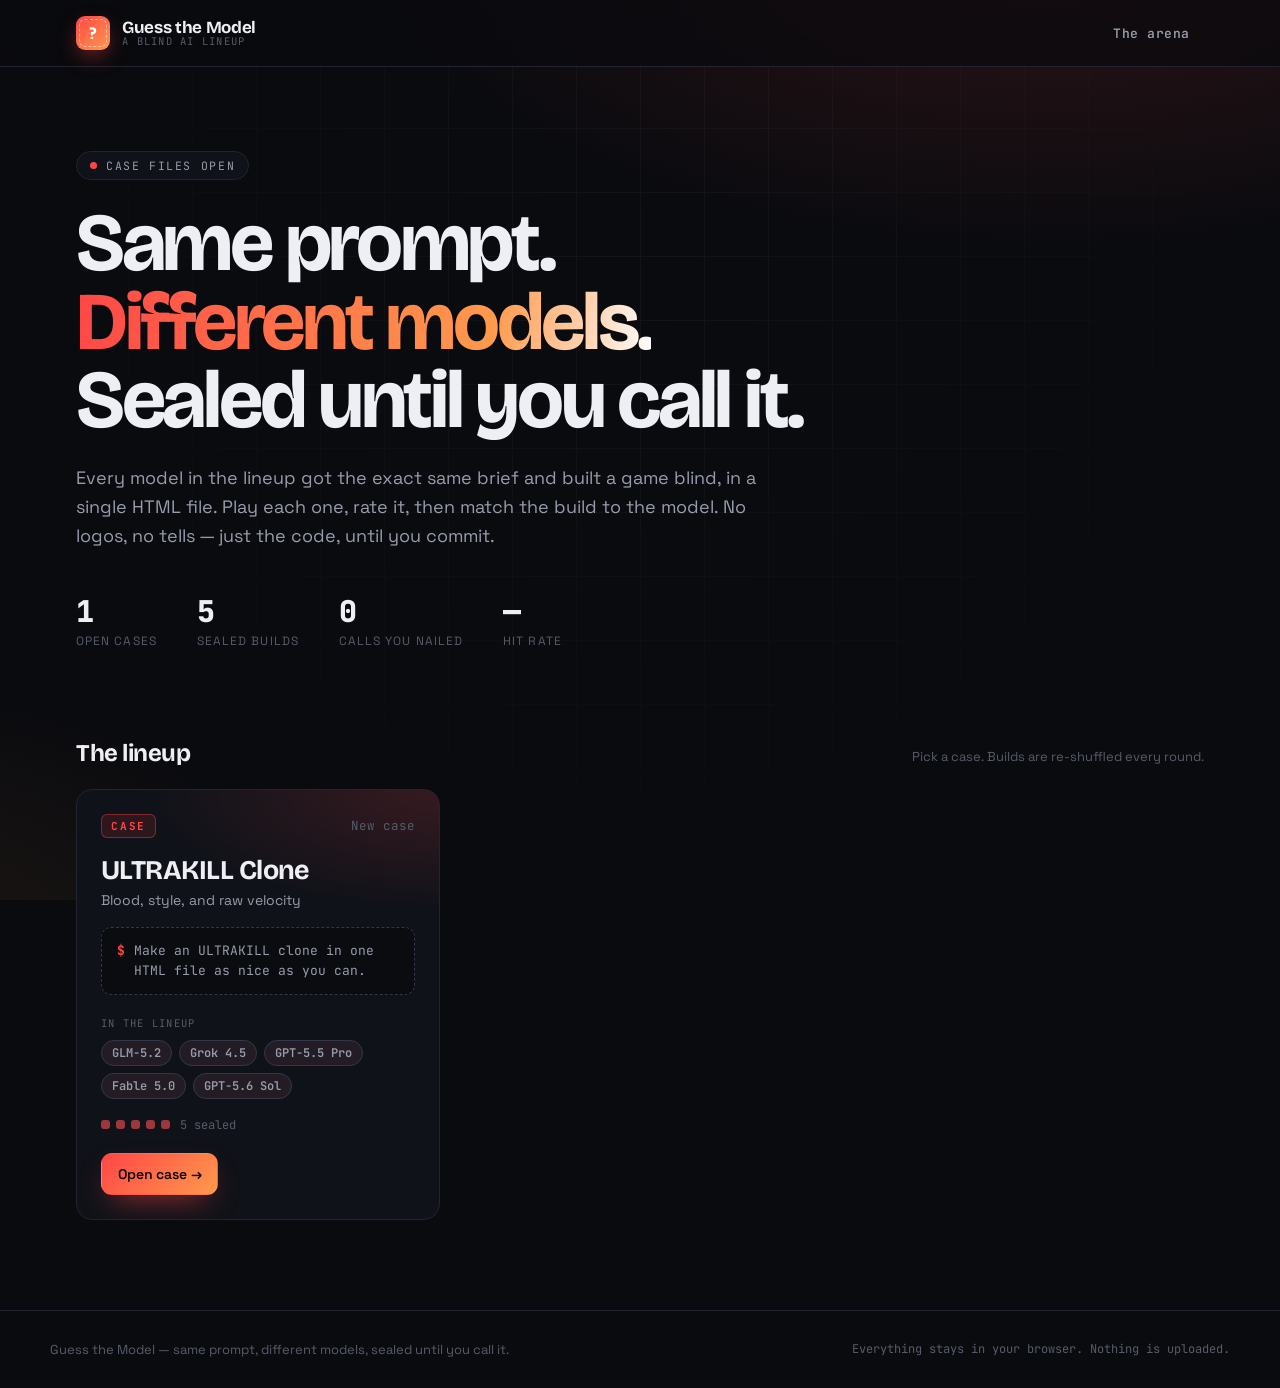
<file: index.html>
<!DOCTYPE html>
<html lang="en">
<head>
  <meta charset="UTF-8" />
  <meta name="viewport" content="width=device-width, initial-scale=1.0" />
  <title>Guess the Model — the blind AI lineup</title>
  <meta name="description" content="Several AI models built the same game blind. Play each one, rate it, then match the build to the model." />
  <link rel="icon" type="image/svg+xml" href="favicon.svg" />
  <link rel="alternate icon" href="data:image/svg+xml,%3Csvg xmlns='http://www.w3.org/2000/svg' viewBox='0 0 64 64'%3E%3Crect width='64' height='64' rx='16' fill='%23ff4646'/%3E%3Ctext x='32' y='45' font-size='40' font-weight='800' fill='white' text-anchor='middle' font-family='monospace'%3E?%3C/text%3E%3C/svg%3E" />
  <link rel="preconnect" href="https://fonts.googleapis.com" />
  <link rel="preconnect" href="https://fonts.gstatic.com" crossorigin />
  <link href="https://fonts.googleapis.com/css2?family=Bricolage+Grotesque:opsz,wght@12..96,600;12..96,700;12..96,800&family=JetBrains+Mono:wght@400;600;800&family=Space+Grotesk:wght@400;500;600;700&display=swap" rel="stylesheet" />
  <link rel="stylesheet" href="css/style.css?v=5" />
</head>
<body>
  <div id="app"></div>

  <!-- Toast container -->
  <div id="toast" class="toast" aria-live="polite"></div>

  <script src="js/data.js?v=6"></script>
  <script src="js/app.js?v=5"></script>
</body>
</html>
</file>
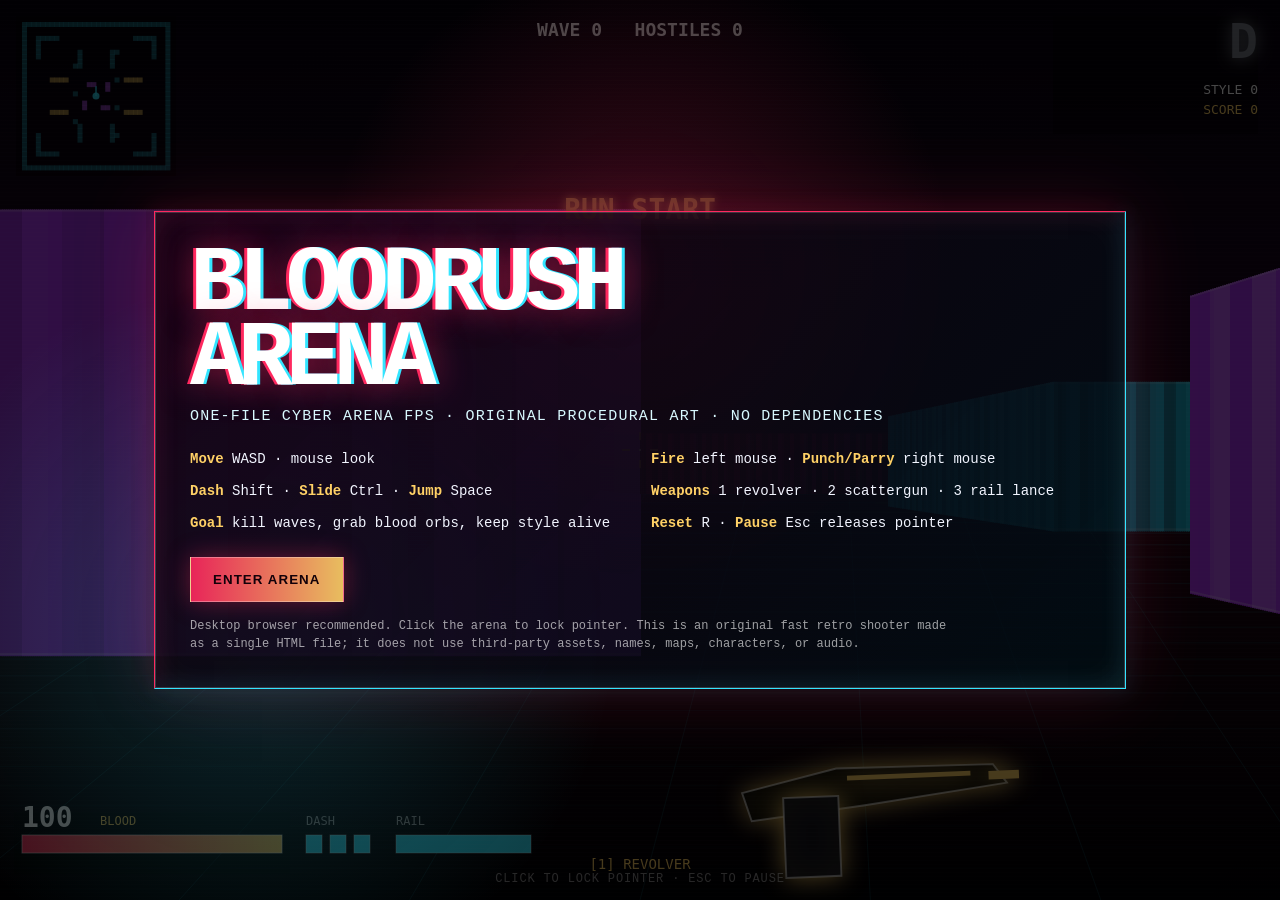
<file: games/ultrakill-clone/p7r8x2.html>
<!doctype html>
<html lang="en">
<head>
<meta charset="utf-8" />
<meta name="viewport" content="width=device-width, initial-scale=1" />
<title>Bloodrush Arena — One File Retro FPS</title>
<style>
  :root {
    color-scheme: dark;
    --hot: #ff285f;
    --cold: #33e5ff;
    --gold: #ffd166;
    --bg: #050008;
  }
  html, body {
    margin: 0;
    width: 100%;
    height: 100%;
    overflow: hidden;
    background: radial-gradient(circle at 50% 20%, #1b071c 0%, #07000b 55%, #000 100%);
    color: #fff;
    font-family: ui-monospace, SFMono-Regular, Menlo, Monaco, Consolas, "Liberation Mono", monospace;
    user-select: none;
  }
  #game {
    display: block;
    width: 100vw;
    height: 100vh;
    background: #000;
    cursor: crosshair;
  }
  #vignette {
    pointer-events: none;
    position: fixed;
    inset: 0;
    background:
      radial-gradient(circle at center, transparent 0%, transparent 50%, rgba(0,0,0,.42) 100%),
      repeating-linear-gradient(to bottom, rgba(255,255,255,.028) 0px, rgba(255,255,255,.028) 1px, transparent 1px, transparent 4px);
    mix-blend-mode: screen;
    opacity: .65;
  }
  #overlay {
    position: fixed;
    inset: 0;
    display: grid;
    place-items: center;
    background:
      radial-gradient(circle at 50% 30%, rgba(255,40,95,.22), transparent 35%),
      radial-gradient(circle at 20% 70%, rgba(51,229,255,.18), transparent 30%),
      rgba(0,0,0,.72);
    transition: opacity .18s ease;
    z-index: 3;
  }
  #overlay.hidden {
    opacity: 0;
    pointer-events: none;
  }
  .panel {
    width: min(900px, calc(100vw - 48px));
    border: 1px solid rgba(255,255,255,.18);
    background: linear-gradient(135deg, rgba(20,0,15,.88), rgba(0,15,22,.78));
    box-shadow: 0 0 70px rgba(255,40,95,.18), inset 0 0 40px rgba(255,255,255,.04);
    padding: 34px;
    position: relative;
  }
  .panel:before, .panel:after {
    content: "";
    position: absolute;
    inset: -2px;
    border: 1px solid transparent;
    pointer-events: none;
  }
  .panel:before { border-top-color: var(--hot); border-left-color: var(--hot); filter: drop-shadow(0 0 10px var(--hot)); }
  .panel:after { border-right-color: var(--cold); border-bottom-color: var(--cold); filter: drop-shadow(0 0 10px var(--cold)); }
  h1 {
    margin: 0 0 10px;
    font-size: clamp(42px, 8vw, 92px);
    letter-spacing: -.08em;
    line-height: .82;
    text-transform: uppercase;
    text-shadow: 3px 0 var(--cold), -3px 0 var(--hot), 0 0 35px rgba(255,40,95,.55);
  }
  .subtitle {
    color: #d9f9ff;
    font-size: 15px;
    letter-spacing: .08em;
    text-transform: uppercase;
    margin-bottom: 22px;
  }
  .grid {
    display: grid;
    grid-template-columns: repeat(2, minmax(0,1fr));
    gap: 12px 22px;
    margin: 24px 0;
    color: #f2f5ff;
    font-size: 14px;
    line-height: 1.45;
  }
  .grid b { color: var(--gold); font-weight: 700; }
  button {
    appearance: none;
    border: 1px solid rgba(255,255,255,.32);
    background: linear-gradient(90deg, rgba(255,40,95,.9), rgba(255,209,102,.9));
    color: #120009;
    padding: 14px 22px;
    font-weight: 900;
    letter-spacing: .08em;
    cursor: pointer;
    text-transform: uppercase;
    box-shadow: 0 0 25px rgba(255,40,95,.35);
  }
  button:hover { filter: brightness(1.08); }
  #smallprint {
    margin-top: 16px;
    color: rgba(255,255,255,.62);
    font-size: 12px;
    max-width: 760px;
    line-height: 1.45;
  }
  #hint {
    position: fixed;
    left: 50%;
    bottom: 14px;
    transform: translateX(-50%);
    font-size: 12px;
    color: rgba(255,255,255,.55);
    letter-spacing: .07em;
    text-transform: uppercase;
    z-index: 2;
    pointer-events: none;
    text-shadow: 0 0 10px #000;
  }
  @media (max-width: 720px) {
    .grid { grid-template-columns: 1fr; }
    .panel { padding: 24px; }
  }
</style>
</head>
<body>
<canvas id="game"></canvas>
<div id="vignette"></div>
<div id="overlay">
  <div class="panel">
    <h1 id="menuTitle">BLOODRUSH<br>ARENA</h1>
    <div class="subtitle" id="menuSubtitle">One-file cyber arena FPS · original procedural art · no dependencies</div>
    <div class="grid">
      <div><b>Move</b> WASD · mouse look</div>
      <div><b>Fire</b> left mouse · <b>Punch/Parry</b> right mouse</div>
      <div><b>Dash</b> Shift · <b>Slide</b> Ctrl · <b>Jump</b> Space</div>
      <div><b>Weapons</b> 1 revolver · 2 scattergun · 3 rail lance</div>
      <div><b>Goal</b> kill waves, grab blood orbs, keep style alive</div>
      <div><b>Reset</b> R · <b>Pause</b> Esc releases pointer</div>
    </div>
    <button id="startBtn">Enter Arena</button>
    <div id="smallprint">Desktop browser recommended. Click the arena to lock pointer. This is an original fast retro shooter made as a single HTML file; it does not use third-party assets, names, maps, characters, or audio.</div>
  </div>
</div>
<div id="hint">Click to lock pointer · Esc to pause</div>
<script>
(() => {
  'use strict';

  const canvas = document.getElementById('game');
  const ctx = canvas.getContext('2d', { alpha: false });
  const overlay = document.getElementById('overlay');
  const startBtn = document.getElementById('startBtn');
  const menuTitle = document.getElementById('menuTitle');
  const menuSubtitle = document.getElementById('menuSubtitle');
  const hint = document.getElementById('hint');

  const TAU = Math.PI * 2;
  const FOV = Math.PI * 0.42;
  const HALF_FOV = FOV / 2;
  const MAX_RAY = 42;
  const WALL_STEP = 2;
  const ENEMY_TYPES = {
    skull:  { hp: 42,  radius: .29, speed: 2.45, color: '#ff315d', glow: '#ff315d', score: 120 },
    stray:  { hp: 64,  radius: .31, speed: 1.75, color: '#ff9d3a', glow: '#ffd166', score: 170 },
    brute:  { hp: 145, radius: .43, speed: 1.15, color: '#c45cff', glow: '#a84cff', score: 360 },
    wisp:   { hp: 72,  radius: .30, speed: 1.55, color: '#31e6ff', glow: '#31e6ff', score: 240, float: .72 }
  };

  let W = 0;
  let H = 0;
  let DPR = 1;
  let proj = 1;
  let horizon = 0;
  let zBuffer = [];

  let map = [];
  const MW = 32;
  const MH = 32;
  const spawns = [
    [4.5,4.5], [27.5,4.5], [4.5,27.5], [27.5,27.5],
    [16.0,4.3], [16.0,27.7], [4.3,16.0], [27.7,16.0],
    [9.5,8.5], [22.5,23.5], [9.5,23.5], [22.5,8.5]
  ];

  const keys = Object.create(null);
  const pressed = Object.create(null);
  let mouseDown = false;
  let rightDown = false;
  let state = 'menu';
  let last = performance.now();
  let gameTime = 0;
  let wave = 0;
  let nextWaveTimer = 0;
  let score = 0;
  let style = 0;
  let styleTimer = 0;
  let styleRankFlash = 0;
  let screenShake = 0;
  let hitFlash = 0;
  let chroma = 0;
  let slowMo = 0;
  let activeWeapon = 1;
  let lastKillTime = -99;
  let killChain = 0;
  let messageId = 0;

  const player = {
    x: 16, y: 16, z: 0,
    vx: 0, vy: 0, vz: 0,
    dir: -Math.PI / 2,
    pitch: 0,
    radius: .26,
    health: 100,
    maxHealth: 100,
    onGround: true,
    sliding: false,
    slideBoost: 0,
    dashes: 3,
    maxDashes: 3,
    dashRecharge: 0,
    dashLock: 0,
    iFrames: 0,
    bob: 0,
    recoil: 0,
    punchCd: 0,
    weaponCd: [0,0,0,0],
    railCharge: 1,
    railHeat: 0,
    dead: false
  };

  const enemies = [];
  const projectiles = [];
  const particles = [];
  const pickups = [];
  const beams = [];
  const decals = [];
  const messages = [];

  let audioCtx = null;
  let master = null;
  let noiseBuffer = null;

  function resize() {
    DPR = Math.min(window.devicePixelRatio || 1, 1.5);
    W = Math.max(480, Math.floor(window.innerWidth * DPR));
    H = Math.max(270, Math.floor(window.innerHeight * DPR));
    canvas.width = W;
    canvas.height = H;
    proj = (W / 2) / Math.tan(HALF_FOV);
    zBuffer = new Float32Array(W);
  }

  function clamp(v, a, b) { return v < a ? a : v > b ? b : v; }
  function lerp(a, b, t) { return a + (b - a) * t; }
  function rnd(a, b) { return a + Math.random() * (b - a); }
  function irnd(a, b) { return Math.floor(rnd(a, b + 1)); }
  function angleNorm(a) { while (a <= -Math.PI) a += TAU; while (a > Math.PI) a -= TAU; return a; }
  function dist2(ax, ay, bx, by) { const dx = ax - bx, dy = ay - by; return dx*dx + dy*dy; }
  function hash2(x, y) {
    let n = (x * 374761393 + y * 668265263) ^ (x * y * 1274126177);
    n = (n ^ (n >>> 13)) * 1274126177;
    return ((n ^ (n >>> 16)) >>> 0) / 4294967295;
  }

  function initAudio() {
    if (audioCtx) {
      if (audioCtx.state === 'suspended') audioCtx.resume();
      return;
    }
    const AC = window.AudioContext || window.webkitAudioContext;
    if (!AC) return;
    audioCtx = new AC();
    master = audioCtx.createGain();
    master.gain.value = .27;
    master.connect(audioCtx.destination);

    const length = Math.floor(audioCtx.sampleRate * 1.2);
    noiseBuffer = audioCtx.createBuffer(1, length, audioCtx.sampleRate);
    const data = noiseBuffer.getChannelData(0);
    for (let i = 0; i < length; i++) data[i] = Math.random() * 2 - 1;
  }

  function tone(freq, dur, type = 'square', gain = .05, bend = 1) {
    if (!audioCtx || !master) return;
    const t = audioCtx.currentTime;
    const osc = audioCtx.createOscillator();
    const g = audioCtx.createGain();
    osc.type = type;
    osc.frequency.setValueAtTime(freq, t);
    if (bend !== 1) osc.frequency.exponentialRampToValueAtTime(Math.max(20, freq * bend), t + dur);
    g.gain.setValueAtTime(0, t);
    g.gain.linearRampToValueAtTime(gain, t + .006);
    g.gain.exponentialRampToValueAtTime(.0001, t + dur);
    osc.connect(g);
    g.connect(master);
    osc.start(t);
    osc.stop(t + dur + .02);
  }

  function noise(dur, gain = .05, filterFreq = 2000) {
    if (!audioCtx || !master || !noiseBuffer) return;
    const t = audioCtx.currentTime;
    const src = audioCtx.createBufferSource();
    const filter = audioCtx.createBiquadFilter();
    const g = audioCtx.createGain();
    src.buffer = noiseBuffer;
    filter.type = 'bandpass';
    filter.frequency.value = filterFreq;
    filter.Q.value = .8;
    g.gain.setValueAtTime(0, t);
    g.gain.linearRampToValueAtTime(gain, t + .004);
    g.gain.exponentialRampToValueAtTime(.0001, t + dur);
    src.connect(filter);
    filter.connect(g);
    g.connect(master);
    src.start(t, Math.random() * .3);
    src.stop(t + dur + .02);
  }

  function soundShot(kind) {
    if (kind === 1) { tone(150, .06, 'square', .045, .55); tone(860, .04, 'sawtooth', .022, .65); noise(.07, .035, 3300); }
    if (kind === 2) { tone(95, .11, 'sawtooth', .07, .45); noise(.13, .085, 900); tone(420, .05, 'square', .028, .5); }
    if (kind === 3) { tone(70, .21, 'sawtooth', .075, 2.8); tone(1280, .13, 'triangle', .04, .35); noise(.2, .055, 5200); }
  }
  function soundDash() { tone(320, .12, 'sawtooth', .04, 1.8); noise(.08, .035, 1500); }
  function soundHit() { tone(230, .05, 'square', .035, .65); noise(.045, .025, 2200); }
  function soundKill() { tone(90, .16, 'sawtooth', .055, .38); tone(680, .08, 'square', .025, 1.4); noise(.11, .065, 700); }
  function soundHurt() { tone(72, .18, 'sawtooth', .07, .7); noise(.15, .045, 450); }
  function soundPickup() { tone(530, .05, 'triangle', .03, 1.8); tone(890, .08, 'triangle', .02, 1.15); }
  function soundPunch(ok) { tone(ok ? 190 : 130, .07, 'square', .04, ok ? 1.4 : .8); noise(.05, ok ? .045 : .02, ok ? 1700 : 600); }

  function buildMap() {
    map = Array.from({ length: MH }, () => Array(MW).fill(0));
    for (let y = 0; y < MH; y++) {
      for (let x = 0; x < MW; x++) {
        if (x === 0 || y === 0 || x === MW - 1 || y === MH - 1) map[y][x] = 1;
      }
    }
    const rect = (x0, y0, x1, y1, t = 1) => {
      for (let y = y0; y < y1; y++) for (let x = x0; x < x1; x++) if (x > 0 && y > 0 && x < MW-1 && y < MH-1) map[y][x] = t;
    };
    rect(3, 3, 8, 4, 2); rect(24, 3, 29, 4, 2); rect(3, 28, 8, 29, 2); rect(24, 28, 29, 29, 2);
    rect(3, 4, 4, 8, 2); rect(28, 4, 29, 8, 2); rect(3, 24, 4, 28, 2); rect(28, 24, 29, 28, 2);
    rect(6, 12, 10, 13, 3); rect(22, 19, 26, 20, 3); rect(6, 19, 10, 20, 3); rect(22, 12, 26, 13, 3);
    rect(12, 6, 13, 10, 2); rect(19, 22, 20, 26, 2); rect(12, 22, 13, 26, 2); rect(19, 6, 20, 10, 2);
    // Broken central altars: enough cover for movement tricks, never a spawn trap.
    rect(14, 13, 16, 14, 4); rect(17, 18, 19, 19, 4);
    rect(13, 17, 14, 19, 4); rect(18, 13, 19, 15, 4);
    for (let i = 0; i < 8; i++) {
      const x = i % 2 ? 11 : 20;
      const y = 6 + i * 3;
      if (y < 27) map[y][x] = 2;
    }
  }

  function tileAt(x, y) {
    const ix = Math.floor(x), iy = Math.floor(y);
    if (ix < 0 || iy < 0 || ix >= MW || iy >= MH) return 1;
    return map[iy][ix];
  }
  function isWall(x, y) { return tileAt(x, y) > 0; }
  function canOccupy(x, y, r) {
    return !isWall(x-r, y-r) && !isWall(x+r, y-r) && !isWall(x-r, y+r) && !isWall(x+r, y+r);
  }

  function castRay(ox, oy, angle, maxDist = MAX_RAY) {
    const rayDirX = Math.cos(angle);
    const rayDirY = Math.sin(angle);
    let mapX = Math.floor(ox);
    let mapY = Math.floor(oy);
    const deltaDistX = Math.abs(1 / (Math.abs(rayDirX) < 1e-8 ? 1e-8 : rayDirX));
    const deltaDistY = Math.abs(1 / (Math.abs(rayDirY) < 1e-8 ? 1e-8 : rayDirY));
    let stepX, stepY, sideDistX, sideDistY;
    if (rayDirX < 0) { stepX = -1; sideDistX = (ox - mapX) * deltaDistX; }
    else { stepX = 1; sideDistX = (mapX + 1 - ox) * deltaDistX; }
    if (rayDirY < 0) { stepY = -1; sideDistY = (oy - mapY) * deltaDistY; }
    else { stepY = 1; sideDistY = (mapY + 1 - oy) * deltaDistY; }
    let side = 0;
    let dist = 0;
    for (let steps = 0; steps < 160 && dist < maxDist; steps++) {
      if (sideDistX < sideDistY) { mapX += stepX; dist = sideDistX; sideDistX += deltaDistX; side = 0; }
      else { mapY += stepY; dist = sideDistY; sideDistY += deltaDistY; side = 1; }
      if (mapX < 0 || mapY < 0 || mapX >= MW || mapY >= MH) break;
      const t = map[mapY][mapX];
      if (t > 0) {
        const hitX = ox + rayDirX * dist;
        const hitY = oy + rayDirY * dist;
        return { hit: true, dist, x: hitX, y: hitY, tile: t, side, mapX, mapY };
      }
    }
    return { hit: false, dist: maxDist, x: ox + rayDirX * maxDist, y: oy + rayDirY * maxDist, tile: 0, side: 0, mapX, mapY };
  }

  function lineOfSight(ax, ay, bx, by) {
    const d = Math.hypot(bx - ax, by - ay);
    if (d <= .01) return true;
    return castRay(ax, ay, Math.atan2(by - ay, bx - ax), d).dist >= d - .08;
  }

  function moveCircle(o, dx, dy, r) {
    let hit = false;
    if (dx !== 0) {
      if (canOccupy(o.x + dx, o.y, r)) o.x += dx;
      else { o.vx *= -.12; hit = true; }
    }
    if (dy !== 0) {
      if (canOccupy(o.x, o.y + dy, r)) o.y += dy;
      else { o.vy *= -.12; hit = true; }
    }
    return hit;
  }

  function resetGame() {
    buildMap();
    enemies.length = 0;
    projectiles.length = 0;
    particles.length = 0;
    pickups.length = 0;
    beams.length = 0;
    decals.length = 0;
    messages.length = 0;
    Object.assign(player, {
      x: 16, y: 16, z: 0, vx: 0, vy: 0, vz: 0, dir: -Math.PI / 2, pitch: 0,
      health: 100, maxHealth: 100, onGround: true, sliding: false, slideBoost: 0,
      dashes: 3, dashRecharge: 0, dashLock: 0, iFrames: 0, bob: 0, recoil: 0, punchCd: 0,
      weaponCd: [0,0,0,0], railCharge: 1, railHeat: 0, dead: false
    });
    wave = 0;
    nextWaveTimer = .8;
    score = 0;
    style = 0;
    styleTimer = 0;
    styleRankFlash = 0;
    screenShake = 0;
    hitFlash = 0;
    chroma = 0;
    slowMo = 0;
    activeWeapon = 1;
    lastKillTime = -99;
    killChain = 0;
    addMessage('RUN START', '#ffd166', 1.2);
  }

  function randomSpawn() {
    let best = spawns[0];
    let bestD = -1;
    for (let i = 0; i < 5; i++) {
      const s = spawns[irnd(0, spawns.length - 1)];
      const d = dist2(s[0], s[1], player.x, player.y);
      if (d > bestD && canOccupy(s[0], s[1], .4)) { bestD = d; best = s; }
    }
    return [best[0] + rnd(-.25,.25), best[1] + rnd(-.25,.25)];
  }

  function startWave() {
    wave++;
    nextWaveTimer = 0;
    const count = Math.min(28, 4 + Math.floor(wave * 1.65));
    for (let i = 0; i < count; i++) {
      let type = 'skull';
      const r = Math.random();
      if (wave > 1 && r > .58) type = 'stray';
      if (wave > 2 && r > .78) type = 'wisp';
      if (wave > 4 && r > .86) type = 'brute';
      const [x, y] = randomSpawn();
      spawnEnemy(type, x, y);
    }
    addMessage('WAVE ' + wave, '#33e5ff', 1.7);
    tone(120 + wave * 10, .18, 'sawtooth', .04, 1.8);
  }

  function spawnEnemy(type, x, y) {
    const st = ENEMY_TYPES[type];
    enemies.push({
      type, x, y, z: st.float || 0,
      vx: 0, vy: 0,
      hp: st.hp, maxHp: st.hp,
      radius: st.radius,
      speed: st.speed,
      cool: rnd(.35, 1.25),
      hurt: 0,
      stun: rnd(.05, .35),
      strafe: Math.random() < .5 ? -1 : 1,
      seed: Math.random() * 1000,
      dead: false
    });
    for (let k = 0; k < 8; k++) addParticle(x, y, .25, rnd(-1.4,1.4), rnd(-1.4,1.4), rnd(.2,1.9), rnd(.28,.65), rnd(.018,.035), st.glow, 'spark');
  }

  function addMessage(text, color = '#fff', life = 1.1) {
    messages.unshift({ id: ++messageId, text, color, life, max: life });
    if (messages.length > 8) messages.pop();
  }

  function addStyle(amount, label, color = '#ffd166') {
    style += amount;
    styleTimer = 4.3;
    score += Math.floor(amount * (1 + Math.min(3, style / 1200)));
    if (label) addMessage(label + ' +' + amount, color, 1.0);
    styleRankFlash = .3;
  }

  function addParticle(x, y, z, vx, vy, vz, life, size, color, kind = 'spark') {
    if (particles.length > 950) particles.splice(0, 100);
    particles.push({ x, y, z, vx, vy, vz, life, max: life, size, color, kind, spin: rnd(-6,6) });
  }

  function addExplosion(x, y, z, color, n = 24, force = 3) {
    for (let i = 0; i < n; i++) {
      const a = rnd(0, TAU);
      const s = rnd(.4, force);
      addParticle(x, y, z, Math.cos(a)*s, Math.sin(a)*s, rnd(.2, 3.2), rnd(.25, .95), rnd(.025, .075), color, Math.random() < .25 ? 'chunk' : 'spark');
    }
    screenShake = Math.max(screenShake, .15);
    chroma = Math.max(chroma, .18);
  }

  function addPickup(x, y, amount) {
    pickups.push({ x, y, z: .18, amount, life: 9, pulse: Math.random() * TAU });
  }

  function damagePlayer(amount) {
    if (player.iFrames > 0 || player.dead) return;
    player.health = Math.max(0, player.health - amount);
    player.iFrames = .18;
    hitFlash = Math.max(hitFlash, .42);
    screenShake = Math.max(screenShake, .22);
    soundHurt();
    if (player.health <= 0) {
      player.dead = true;
      state = 'gameover';
      menuTitle.innerHTML = 'RUN<br>ENDED';
      menuSubtitle.textContent = 'Score ' + score.toLocaleString() + ' · Wave ' + wave + ' · Press Enter Arena to restart';
      startBtn.textContent = 'Restart Run';
      overlay.classList.remove('hidden');
      document.exitPointerLock?.();
    }
  }

  function healPlayer(amount) {
    const before = player.health;
    player.health = Math.min(player.maxHealth, player.health + amount);
    if (player.health > before) soundPickup();
  }

  function damageEnemy(e, dmg, ax, ay, opts = {}) {
    if (!e || e.dead) return false;
    e.hp -= dmg;
    e.hurt = .16;
    e.stun = Math.max(e.stun, opts.stun || .08);
    const kb = opts.kb || .8;
    e.vx += ax * kb;
    e.vy += ay * kb;
    const st = ENEMY_TYPES[e.type];
    for (let i = 0; i < 5; i++) addParticle(e.x, e.y, .35 + e.z, ax*rnd(.5,2.5)+rnd(-.5,.5), ay*rnd(.5,2.5)+rnd(-.5,.5), rnd(.2,1.5), rnd(.16,.5), rnd(.018,.043), st.glow, 'spark');
    soundHit();
    if (e.hp <= 0) {
      e.dead = true;
      soundKill();
      addExplosion(e.x, e.y, .35 + e.z, st.glow, e.type === 'brute' ? 46 : 28, e.type === 'brute' ? 5.2 : 3.5);
      const orbs = e.type === 'brute' ? 7 : e.type === 'wisp' ? 4 : 3;
      for (let i = 0; i < orbs; i++) addPickup(e.x + rnd(-.25,.25), e.y + rnd(-.25,.25), e.type === 'brute' ? 9 : 6);
      const now = gameTime;
      killChain = now - lastKillTime < 2.2 ? killChain + 1 : 1;
      lastKillTime = now;
      const close = Math.hypot(e.x - player.x, e.y - player.y) < 2.1;
      const aerial = !player.onGround;
      const sliding = player.sliding;
      const dash = player.dashLock > 0;
      let bonus = st.score;
      let label = 'KILL';
      if (opts.weapon === 3) { bonus += 95; label = 'LANCED'; }
      if (opts.weapon === 2 && close) { bonus += 80; label = 'POINT BLANK'; }
      if (opts.punch) { bonus += 70; label = 'PULVERIZED'; }
      if (aerial) { bonus += 50; label = 'AIR KILL'; }
      if (sliding) { bonus += 45; label = 'SLIDE KILL'; }
      if (dash) { bonus += 45; label = 'DASH KILL'; }
      if (killChain > 1) bonus += killChain * 35;
      addStyle(bonus, label, st.glow);
      slowMo = Math.max(slowMo, .035);
      return true;
    }
    return false;
  }

  function enemyAtRay(angle, width, maxDist) {
    const dx = Math.cos(angle), dy = Math.sin(angle);
    const wall = castRay(player.x, player.y, angle, maxDist);
    let best = null;
    let bestT = Math.min(maxDist, wall.dist);
    for (const e of enemies) {
      if (e.dead) continue;
      const ex = e.x - player.x;
      const ey = e.y - player.y;
      const t = ex * dx + ey * dy;
      if (t <= .1 || t >= bestT) continue;
      const perp = Math.abs(ex * dy - ey * dx);
      if (perp < e.radius + width) { best = e; bestT = t; }
    }
    return { enemy: best, dist: bestT, wall };
  }

  function hitscan(angle, dmg, width, maxDist, opts = {}) {
    const dirx = Math.cos(angle), diry = Math.sin(angle);
    const wall = castRay(player.x, player.y, angle, maxDist);
    let hitEnemy = false;
    if (opts.pierce) {
      const list = [];
      for (const e of enemies) {
        if (e.dead) continue;
        const ex = e.x - player.x, ey = e.y - player.y;
        const t = ex * dirx + ey * diry;
        const perp = Math.abs(ex * diry - ey * dirx);
        if (t > .1 && t < Math.min(maxDist, wall.dist) && perp < e.radius + width) list.push([t, e]);
      }
      list.sort((a,b) => a[0] - b[0]);
      for (const [t,e] of list) {
        damageEnemy(e, dmg, dirx, diry, opts);
        hitEnemy = true;
      }
    } else {
      const res = enemyAtRay(angle, width, maxDist);
      if (res.enemy) {
        damageEnemy(res.enemy, dmg, dirx, diry, opts);
        hitEnemy = true;
      }
    }
    const endDist = hitEnemy && !opts.pierce ? enemyAtRay(angle, width, maxDist).dist : Math.min(maxDist, wall.dist);
    beams.push({ angle, dist: endDist, life: opts.beamLife || .08, max: opts.beamLife || .08, color: opts.color || '#ffd166', width: opts.beamWidth || 2, rail: !!opts.pierce });
    if (!hitEnemy) {
      const ix = player.x + dirx * Math.min(maxDist, wall.dist);
      const iy = player.y + diry * Math.min(maxDist, wall.dist);
      addExplosion(ix, iy, .35, opts.color || '#ffd166', 8, 1.3);
      decals.push({ x: ix, y: iy, angle, life: 12, color: opts.color || '#ffd166' });
      if (decals.length > 80) decals.shift();
    }
    return hitEnemy;
  }

  function fireWeapon() {
    if (state !== 'playing') return;
    const cd = player.weaponCd[activeWeapon];
    if (cd > 0) return;
    initAudio();
    const baseAngle = player.dir + rnd(-.002, .002);
    if (activeWeapon === 1) {
      player.weaponCd[1] = .19;
      player.recoil = Math.max(player.recoil, .14);
      screenShake = Math.max(screenShake, .06);
      soundShot(1);
      const hit = hitscan(baseAngle + rnd(-.01,.01), 34, .018, 28, { weapon: 1, kb: 1.2, color: '#ffd166', beamWidth: 2 });
      addStyle(hit ? 12 : 2, hit ? 'CLEAN HIT' : '', '#ffd166');
    } else if (activeWeapon === 2) {
      player.weaponCd[2] = .72;
      player.recoil = Math.max(player.recoil, .34);
      screenShake = Math.max(screenShake, .18);
      soundShot(2);
      let hitCount = 0;
      for (let i = 0; i < 10; i++) {
        const spread = rnd(-.105, .105) + rnd(-.055,.055);
        if (hitscan(baseAngle + spread, 13, .024, 18, { weapon: 2, kb: 1.9, color: '#ff315d', beamWidth: 1, beamLife: .055 })) hitCount++;
      }
      player.vx -= Math.cos(player.dir) * 1.25;
      player.vy -= Math.sin(player.dir) * 1.25;
      if (hitCount) addStyle(18 * hitCount, hitCount > 6 ? 'MEAT STORM' : 'SCATTER HIT', '#ff315d');
    } else if (activeWeapon === 3) {
      if (player.railCharge < 1) return;
      player.weaponCd[3] = 1.25;
      player.railCharge = 0;
      player.railHeat = 1;
      player.recoil = Math.max(player.recoil, .48);
      screenShake = Math.max(screenShake, .35);
      chroma = Math.max(chroma, .32);
      slowMo = Math.max(slowMo, .05);
      soundShot(3);
      const hit = hitscan(baseAngle, 102, .055, 38, { weapon: 3, kb: 3.5, pierce: true, color: '#33e5ff', beamWidth: 5, beamLife: .18, stun: .2 });
      addStyle(hit ? 70 : 5, hit ? 'RAIL LANCE' : '', '#33e5ff');
    }
  }

  function punch() {
    if (state !== 'playing' || player.punchCd > 0) return;
    player.punchCd = .42;
    player.recoil = Math.max(player.recoil, .18);
    let did = false;
    const fx = Math.cos(player.dir), fy = Math.sin(player.dir);
    for (const p of projectiles) {
      if (p.dead || p.owner === 'player') continue;
      const dx = p.x - player.x, dy = p.y - player.y;
      const d = Math.hypot(dx, dy);
      if (d < 1.45 && (dx*fx + dy*fy) / Math.max(.01,d) > .28) {
        p.owner = 'player';
        p.vx = fx * 9.5;
        p.vy = fy * 9.5;
        p.damage = 70;
        p.color = '#33e5ff';
        p.life = 3;
        did = true;
        addStyle(90, 'PARRY', '#33e5ff');
        addExplosion(p.x, p.y, .45, '#33e5ff', 12, 2.2);
      }
    }
    for (const e of enemies) {
      if (e.dead) continue;
      const dx = e.x - player.x, dy = e.y - player.y;
      const d = Math.hypot(dx, dy);
      if (d < 1.25 && (dx*fx + dy*fy) / Math.max(.01,d) > .35) {
        damageEnemy(e, 28, fx, fy, { punch: true, kb: 4.1, stun: .4, color: '#ffd166' });
        did = true;
      }
    }
    if (did) { screenShake = Math.max(screenShake, .16); chroma = Math.max(chroma, .16); }
    soundPunch(did);
  }

  function dash() {
    if (state !== 'playing' || player.dashes <= 0 || player.dashLock > 0) return;
    let mx = 0, my = 0;
    const f = (keys.KeyW ? 1 : 0) - (keys.KeyS ? 1 : 0);
    const s = (keys.KeyD ? 1 : 0) - (keys.KeyA ? 1 : 0);
    mx += Math.cos(player.dir) * f + Math.cos(player.dir + Math.PI / 2) * s;
    my += Math.sin(player.dir) * f + Math.sin(player.dir + Math.PI / 2) * s;
    const l = Math.hypot(mx, my) || 1;
    if (l < .2) { mx = Math.cos(player.dir); my = Math.sin(player.dir); }
    else { mx /= l; my /= l; }
    player.vx = mx * 11.5;
    player.vy = my * 11.5;
    player.dashes--;
    player.dashLock = .18;
    player.iFrames = Math.max(player.iFrames, .12);
    player.dashRecharge = player.dashRecharge || 1.15;
    screenShake = Math.max(screenShake, .12);
    chroma = Math.max(chroma, .12);
    soundDash();
    addStyle(5, '', '#33e5ff');
    for (let i = 0; i < 20; i++) addParticle(player.x - mx*.25, player.y - my*.25, .18, -mx*rnd(1,4)+rnd(-1,1), -my*rnd(1,4)+rnd(-1,1), rnd(.1,1.2), rnd(.16,.45), rnd(.018,.05), '#33e5ff', 'spark');
  }

  function jump() {
    if (state !== 'playing') return;
    if (player.onGround) {
      player.vz = 6.4;
      player.onGround = false;
      player.z = .02;
      tone(220, .07, 'triangle', .025, 1.35);
    } else if (nearWall()) {
      const n = wallNormalNear();
      player.vx += n.x * 5.8;
      player.vy += n.y * 5.8;
      player.vz = 5.8;
      tone(340, .07, 'square', .03, 1.4);
      addStyle(20, 'WALL KICK', '#33e5ff');
    }
  }

  function nearWall() {
    const r = .36;
    return isWall(player.x+r, player.y) || isWall(player.x-r, player.y) || isWall(player.x, player.y+r) || isWall(player.x, player.y-r);
  }
  function wallNormalNear() {
    let x = 0, y = 0;
    const r = .38;
    if (isWall(player.x+r, player.y)) x -= 1;
    if (isWall(player.x-r, player.y)) x += 1;
    if (isWall(player.x, player.y+r)) y -= 1;
    if (isWall(player.x, player.y-r)) y += 1;
    const l = Math.hypot(x,y) || 1;
    return { x: x/l, y: y/l };
  }

  function fireEnemyProjectile(e, spread = .04, speed = 5.2, damage = 12) {
    const a = Math.atan2(player.y - e.y, player.x - e.x) + rnd(-spread, spread);
    const st = ENEMY_TYPES[e.type];
    projectiles.push({
      x: e.x, y: e.y, z: .45 + (st.float || 0),
      vx: Math.cos(a) * speed,
      vy: Math.sin(a) * speed,
      life: 4.5,
      radius: .12,
      damage,
      owner: 'enemy',
      color: st.glow,
      dead: false
    });
    tone(e.type === 'brute' ? 110 : 260, .08, 'square', .026, .75);
  }

  function updatePlayer(dt) {
    for (let i = 1; i <= 3; i++) player.weaponCd[i] = Math.max(0, player.weaponCd[i] - dt);
    player.punchCd = Math.max(0, player.punchCd - dt);
    player.dashLock = Math.max(0, player.dashLock - dt);
    player.iFrames = Math.max(0, player.iFrames - dt);
    player.recoil = Math.max(0, player.recoil - dt * 1.9);
    player.railCharge = Math.min(1, player.railCharge + dt / 1.65);
    player.railHeat = Math.max(0, player.railHeat - dt * .75);

    if (player.dashes < player.maxDashes) {
      player.dashRecharge -= dt;
      if (player.dashRecharge <= 0) {
        player.dashes++;
        player.dashRecharge = player.dashes < player.maxDashes ? 1.15 : 0;
        tone(560, .055, 'triangle', .02, 1.6);
      }
    }

    const f = (keys.KeyW ? 1 : 0) - (keys.KeyS ? 1 : 0);
    const s = (keys.KeyD ? 1 : 0) - (keys.KeyA ? 1 : 0);
    let mx = Math.cos(player.dir) * f + Math.cos(player.dir + Math.PI / 2) * s;
    let my = Math.sin(player.dir) * f + Math.sin(player.dir + Math.PI / 2) * s;
    const ml = Math.hypot(mx, my);
    if (ml > 0) { mx /= ml; my /= ml; }

    const speed2d = Math.hypot(player.vx, player.vy);
    const wantsSlide = (keys.ControlLeft || keys.ControlRight || keys.KeyC) && player.onGround && speed2d > 2.6;
    if (wantsSlide && !player.sliding) {
      player.slideBoost = .22;
      player.vx += Math.cos(player.dir) * .75;
      player.vy += Math.sin(player.dir) * .75;
      tone(160, .06, 'sawtooth', .018, .7);
    }
    player.sliding = wantsSlide;
    player.slideBoost = Math.max(0, player.slideBoost - dt);

    const accel = player.onGround ? (player.sliding ? 13 : 31) : 9.5;
    const maxSpeed = player.sliding ? 7.8 : (player.onGround ? 5.4 : 5.8);
    player.vx += mx * accel * dt;
    player.vy += my * accel * dt;
    const sp = Math.hypot(player.vx, player.vy);
    const cap = maxSpeed + player.slideBoost * 10 + (player.dashLock > 0 ? 8 : 0);
    if (sp > cap) { player.vx = player.vx / sp * cap; player.vy = player.vy / sp * cap; }
    const friction = player.dashLock > 0 ? .5 : player.sliding ? 1.35 : player.onGround ? 8.2 : 1.15;
    const fr = Math.max(0, 1 - friction * dt);
    if (ml === 0 || player.sliding) { player.vx *= fr; player.vy *= fr; }

    const bumped = moveCircle(player, player.vx * dt, player.vy * dt, player.radius);
    if (bumped && player.dashLock > 0) screenShake = Math.max(screenShake, .09);

    player.vz -= 16.8 * dt;
    player.z += player.vz * dt;
    if (player.z <= 0) {
      if (!player.onGround && player.vz < -5) screenShake = Math.max(screenShake, .05);
      player.z = 0; player.vz = 0; player.onGround = true;
    } else player.onGround = false;

    player.bob += dt * (3 + Math.min(10, speed2d * 1.8));

    for (const p of pickups) {
      const d = Math.hypot(p.x - player.x, p.y - player.y);
      if (d < 4) {
        const pull = (4 - d) * 2.2 * dt;
        p.x += (player.x - p.x) / Math.max(.01, d) * pull;
        p.y += (player.y - p.y) / Math.max(.01, d) * pull;
      }
      if (d < .55) {
        p.dead = true;
        healPlayer(p.amount);
        addStyle(6, '', '#ff315d');
      }
    }

    if (mouseDown) fireWeapon();
    if (rightDown) punch();
  }

  function updateEnemies(dt) {
    for (const e of enemies) {
      if (e.dead) continue;
      const st = ENEMY_TYPES[e.type];
      e.hurt = Math.max(0, e.hurt - dt);
      e.cool = Math.max(0, e.cool - dt);
      e.stun = Math.max(0, e.stun - dt);
      e.seed += dt;
      const dx = player.x - e.x;
      const dy = player.y - e.y;
      const d = Math.hypot(dx, dy) || .001;
      const nx = dx / d, ny = dy / d;
      let tx = 0, ty = 0;
      const los = d < 18 && lineOfSight(e.x, e.y, player.x, player.y);

      if (e.type === 'skull') {
        tx = nx; ty = ny;
        if (d < .75 && e.cool <= 0) {
          damagePlayer(11);
          e.cool = .64;
          e.vx -= nx * 2.5; e.vy -= ny * 2.5;
        }
      } else if (e.type === 'stray') {
        if (d > 5.2) { tx = nx; ty = ny; }
        else if (d < 3.1) { tx = -nx; ty = -ny; }
        tx += -ny * e.strafe * .55; ty += nx * e.strafe * .55;
        if (los && e.cool <= 0) { fireEnemyProjectile(e, .035, 5.6, 13); e.cool = rnd(1.05, 1.55); e.strafe *= Math.random() < .35 ? -1 : 1; }
      } else if (e.type === 'wisp') {
        e.z = .65 + Math.sin(gameTime * 3.2 + e.seed) * .17;
        if (d > 6.5) { tx = nx; ty = ny; }
        else { tx = -ny * e.strafe; ty = nx * e.strafe; }
        if (los && e.cool <= 0) { fireEnemyProjectile(e, .075, 6.4, 10); e.cool = rnd(.62, 1.05); }
      } else if (e.type === 'brute') {
        if (d > 1.5) { tx = nx; ty = ny; }
        if (d < 1.35 && e.cool <= 0) { damagePlayer(22); e.cool = 1.2; screenShake = Math.max(screenShake, .17); }
        if (los && d < 9 && e.cool <= 0) {
          fireEnemyProjectile(e, .10, 4.6, 16);
          fireEnemyProjectile(e, .10, 4.6, 16);
          e.cool = 1.65;
        }
      }

      for (const o of enemies) {
        if (o === e || o.dead) continue;
        const ddx = e.x - o.x, ddy = e.y - o.y;
        const dd = Math.hypot(ddx, ddy);
        const want = e.radius + o.radius + .12;
        if (dd > 0 && dd < want) {
          tx += ddx / dd * .6;
          ty += ddy / dd * .6;
        }
      }

      const tl = Math.hypot(tx, ty);
      if (tl > 0 && e.stun <= 0) {
        tx /= tl; ty /= tl;
        e.vx += tx * e.speed * 6.2 * dt;
        e.vy += ty * e.speed * 6.2 * dt;
      }
      e.vx *= Math.max(0, 1 - 4.4 * dt);
      e.vy *= Math.max(0, 1 - 4.4 * dt);
      const sp = Math.hypot(e.vx, e.vy);
      const cap = e.speed * (e.stun > 0 ? .7 : 1.25);
      if (sp > cap) { e.vx = e.vx / sp * cap; e.vy = e.vy / sp * cap; }
      moveCircle(e, e.vx * dt, e.vy * dt, e.radius);
    }
    for (let i = enemies.length - 1; i >= 0; i--) if (enemies[i].dead) enemies.splice(i, 1);
  }

  function updateProjectiles(dt) {
    for (const p of projectiles) {
      if (p.dead) continue;
      p.life -= dt;
      if (p.life <= 0) { p.dead = true; continue; }
      p.x += p.vx * dt;
      p.y += p.vy * dt;
      if (Math.random() < .7) addParticle(p.x, p.y, p.z, rnd(-.2,.2), rnd(-.2,.2), rnd(-.1,.1), rnd(.08,.25), rnd(.012,.025), p.color, 'spark');
      if (isWall(p.x, p.y)) {
        p.dead = true;
        addExplosion(p.x, p.y, p.z, p.color, 10, 1.4);
        continue;
      }
      if (p.owner === 'enemy') {
        const d = Math.hypot(p.x - player.x, p.y - player.y);
        if (d < .42 + p.radius && player.z < 1.3) {
          p.dead = true;
          damagePlayer(p.damage);
          addExplosion(p.x, p.y, p.z, p.color, 12, 1.8);
        }
      } else {
        for (const e of enemies) {
          if (e.dead) continue;
          const d = Math.hypot(p.x - e.x, p.y - e.y);
          if (d < e.radius + p.radius + .08) {
            p.dead = true;
            const l = Math.hypot(p.vx, p.vy) || 1;
            damageEnemy(e, p.damage, p.vx/l, p.vy/l, { weapon: 0, kb: 3, color: p.color, punch: true });
            addExplosion(p.x, p.y, p.z, p.color, 14, 2.5);
            break;
          }
        }
      }
    }
    for (let i = projectiles.length - 1; i >= 0; i--) if (projectiles[i].dead) projectiles.splice(i, 1);
  }

  function updateParticles(dt) {
    for (const p of particles) {
      p.life -= dt;
      p.x += p.vx * dt;
      p.y += p.vy * dt;
      p.z += p.vz * dt;
      p.vz -= (p.kind === 'chunk' ? 5.7 : 2.4) * dt;
      p.vx *= Math.max(0, 1 - 1.2 * dt);
      p.vy *= Math.max(0, 1 - 1.2 * dt);
      if (p.z < 0) { p.z = 0; p.vz *= -.2; }
    }
    for (let i = particles.length - 1; i >= 0; i--) if (particles[i].life <= 0) particles.splice(i, 1);
    for (const p of pickups) { p.life -= dt; p.pulse += dt * 6; }
    for (let i = pickups.length - 1; i >= 0; i--) if (pickups[i].life <= 0 || pickups[i].dead) pickups.splice(i, 1);
    for (const b of beams) b.life -= dt;
    for (let i = beams.length - 1; i >= 0; i--) if (beams[i].life <= 0) beams.splice(i, 1);
    for (const d of decals) d.life -= dt;
    for (let i = decals.length - 1; i >= 0; i--) if (decals[i].life <= 0) decals.splice(i, 1);
    for (const m of messages) m.life -= dt;
    for (let i = messages.length - 1; i >= 0; i--) if (messages[i].life <= 0) messages.splice(i, 1);
  }

  function update(dtRaw) {
    if (state !== 'playing') return;
    const dt = Math.min(.033, dtRaw * (slowMo > 0 ? .45 : 1));
    slowMo = Math.max(0, slowMo - dtRaw);
    gameTime += dt;
    screenShake = Math.max(0, screenShake - dtRaw * 1.8);
    hitFlash = Math.max(0, hitFlash - dtRaw * 1.9);
    chroma = Math.max(0, chroma - dtRaw * 1.6);
    if (styleTimer > 0) styleTimer -= dt;
    else style = Math.max(0, style - dt * 90);
    styleRankFlash = Math.max(0, styleRankFlash - dt);

    updatePlayer(dt);
    updateEnemies(dt);
    updateProjectiles(dt);
    updateParticles(dt);

    if (enemies.length === 0 && !player.dead) {
      nextWaveTimer -= dt;
      if (nextWaveTimer <= 0) startWave();
    } else if (enemies.length > 0) {
      nextWaveTimer = 1.6;
    }
  }

  function wallColor(tile, side, dist, wx) {
    const hue = tile === 1 ? 335 : tile === 2 ? 190 : tile === 3 ? 38 : 280;
    const stripe = Math.floor(wx * 10) % 2;
    const noiseShade = hash2(Math.floor(wx * 16), tile * 11 + stripe) * 6;
    const light = clamp(58 - dist * 2.15 - (side ? 10 : 0) + (stripe ? 6 : -4) + noiseShade, 9, 64);
    return `hsl(${hue} 84% ${light}%)`;
  }

  function drawBackground() {
    const sky = ctx.createLinearGradient(0, 0, 0, horizon);
    sky.addColorStop(0, '#06020d');
    sky.addColorStop(.62, '#18061c');
    sky.addColorStop(1, '#240714');
    ctx.fillStyle = sky;
    ctx.fillRect(0, 0, W, Math.max(0, horizon));

    const floor = ctx.createLinearGradient(0, horizon, 0, H);
    floor.addColorStop(0, '#240714');
    floor.addColorStop(.52, '#11050d');
    floor.addColorStop(1, '#020004');
    ctx.fillStyle = floor;
    ctx.fillRect(0, horizon, W, H - horizon);

    ctx.save();
    ctx.globalAlpha = .2;
    ctx.strokeStyle = '#33e5ff';
    ctx.lineWidth = 1 * DPR;
    for (let i = 0; i < 34; i++) {
      const t = i / 34;
      const y = horizon + Math.pow(t, 1.55) * (H - horizon + 80 * DPR);
      ctx.globalAlpha = .22 * (1 - t);
      ctx.beginPath(); ctx.moveTo(0, y); ctx.lineTo(W, y); ctx.stroke();
    }
    ctx.globalAlpha = .14;
    for (let i = -10; i <= 10; i++) {
      const x = W/2 + Math.tan(i * .09 - angleNorm(player.dir) * .07) * W * .8;
      ctx.beginPath(); ctx.moveTo(x, horizon); ctx.lineTo(W/2 + i * W * .18, H); ctx.stroke();
    }
    ctx.restore();
  }

  function renderWalls() {
    const camBob = Math.sin(player.bob) * Math.min(8 * DPR, Math.hypot(player.vx, player.vy) * 1.2 * DPR) * (player.onGround ? 1 : .25);
    const zLift = player.z * 62 * DPR;
    horizon = H * .52 + player.pitch * H * .95 + camBob + zLift;
    drawBackground();
    zBuffer.fill(MAX_RAY);

    for (let x = 0; x < W; x += WALL_STEP) {
      const cameraX = (2 * (x + .5) / W - 1) * Math.tan(HALF_FOV);
      const rayAngle = player.dir + Math.atan(cameraX);
      const ray = castRay(player.x, player.y, rayAngle, MAX_RAY);
      const corrected = Math.max(.04, ray.dist * Math.cos(rayAngle - player.dir));
      const wallH = Math.min(H * 4, proj / corrected * 1.08);
      const top = horizon - wallH * .58;
      const bottom = top + wallH;
      const wx = ray.side === 0 ? ray.y - Math.floor(ray.y) : ray.x - Math.floor(ray.x);
      ctx.fillStyle = wallColor(ray.tile, ray.side, corrected, wx);
      ctx.fillRect(x, top, WALL_STEP + 1, wallH + 1);
      if (ray.tile === 4 || wx < .04 || wx > .96) {
        ctx.globalAlpha = clamp(.5 - corrected / 30, .05, .32);
        ctx.fillStyle = ray.tile === 4 ? '#b96cff' : '#33e5ff';
        ctx.fillRect(x, top, WALL_STEP + 1, wallH + 1);
        ctx.globalAlpha = 1;
      }
      const edge = clamp(.45 - corrected / 20, 0, .22);
      if (edge > 0) {
        ctx.globalAlpha = edge;
        ctx.fillStyle = '#ffffff';
        ctx.fillRect(x, top, WALL_STEP + 1, Math.max(1, 2 * DPR));
        ctx.fillRect(x, bottom - Math.max(1, 2 * DPR), WALL_STEP + 1, Math.max(1, 2 * DPR));
        ctx.globalAlpha = 1;
      }
      for (let xx = x; xx < x + WALL_STEP + 1 && xx < W; xx++) zBuffer[xx] = corrected;
    }
  }

  function projectPoint(x, y, z = 0) {
    const dx = x - player.x;
    const dy = y - player.y;
    const cos = Math.cos(player.dir);
    const sin = Math.sin(player.dir);
    const forward = dx * cos + dy * sin;
    if (forward <= .035) return null;
    const right = dx * -sin + dy * cos;
    const sx = W / 2 + (right / forward) * proj;
    const scale = proj / forward;
    const sy = horizon - z * scale + player.z * 56 * DPR;
    if (sx < -W * .35 || sx > W * 1.35) return null;
    return { x: sx, y: sy, scale, dist: forward };
  }

  function visibleAt(sx, dist, margin = .25) {
    const ix = Math.floor(sx);
    if (ix < 0 || ix >= W) return true;
    return dist < zBuffer[ix] + margin;
  }

  function drawGlowCircle(x, y, r, color, alpha = .8) {
    const g = ctx.createRadialGradient(x, y, 0, x, y, r);
    g.addColorStop(0, color);
    g.addColorStop(.25, color);
    g.addColorStop(1, 'rgba(0,0,0,0)');
    ctx.save();
    ctx.globalAlpha = alpha;
    ctx.fillStyle = g;
    ctx.beginPath(); ctx.arc(x, y, r, 0, TAU); ctx.fill();
    ctx.restore();
  }

  function drawEnemy(e) {
    const p = projectPoint(e.x, e.y, .42 + e.z);
    if (!p || !visibleAt(p.x, p.dist, .4)) return;
    const st = ENEMY_TYPES[e.type];
    const size = clamp(p.scale * (e.type === 'brute' ? .72 : .54), 4 * DPR, 260 * DPR);
    const wob = Math.sin(gameTime * 7 + e.seed) * size * .035;
    const hurt = e.hurt > 0 ? 1 : 0;
    drawGlowCircle(p.x, p.y, size * 1.05, st.glow, e.type === 'brute' ? .26 : .20);
    ctx.save();
    ctx.translate(p.x, p.y + wob);
    ctx.lineWidth = Math.max(1, size * .045);
    ctx.strokeStyle = hurt ? '#fff' : 'rgba(255,255,255,.82)';
    ctx.fillStyle = hurt ? '#fff' : st.color;
    if (e.type === 'skull') {
      ctx.beginPath();
      ctx.moveTo(0, -size * .55); ctx.lineTo(size * .42, -size * .08); ctx.lineTo(size * .28, size * .48); ctx.lineTo(-size * .28, size * .48); ctx.lineTo(-size * .42, -size * .08); ctx.closePath();
      ctx.fill(); ctx.stroke();
      ctx.fillStyle = '#050008';
      ctx.fillRect(-size*.23, -size*.15, size*.18, size*.13);
      ctx.fillRect(size*.05, -size*.15, size*.18, size*.13);
    } else if (e.type === 'stray') {
      ctx.beginPath(); ctx.ellipse(0, 0, size*.38, size*.58, 0, 0, TAU); ctx.fill(); ctx.stroke();
      ctx.fillStyle = '#07000a';
      ctx.fillRect(-size*.23, -size*.16, size*.46, size*.12);
      ctx.fillStyle = '#ffd166';
      ctx.fillRect(-size*.06, -size*.16, size*.12, size*.12);
      ctx.strokeStyle = st.glow; ctx.beginPath(); ctx.moveTo(-size*.65, size*.05); ctx.lineTo(size*.65, size*.05); ctx.stroke();
    } else if (e.type === 'wisp') {
      ctx.beginPath(); ctx.arc(0, 0, size*.42, 0, TAU); ctx.fill(); ctx.stroke();
      ctx.strokeStyle = '#fff';
      ctx.beginPath(); ctx.arc(0, 0, size*.63, gameTime*2 + e.seed, gameTime*2 + e.seed + Math.PI*1.25); ctx.stroke();
      ctx.fillStyle = '#001218';
      ctx.beginPath(); ctx.arc(0, -size*.04, size*.17, 0, TAU); ctx.fill();
    } else {
      ctx.beginPath();
      ctx.rect(-size*.48, -size*.58, size*.96, size*1.16); ctx.fill(); ctx.stroke();
      ctx.fillStyle = '#0b0011';
      ctx.fillRect(-size*.3, -size*.25, size*.6, size*.18);
      ctx.fillStyle = '#ff315d';
      ctx.fillRect(-size*.18, -size*.25, size*.36, size*.18);
      ctx.strokeStyle = st.glow; ctx.beginPath(); ctx.moveTo(-size*.72, -size*.62); ctx.lineTo(size*.72, size*.62); ctx.moveTo(size*.72, -size*.62); ctx.lineTo(-size*.72, size*.62); ctx.stroke();
    }
    const barW = size * .92;
    const pct = clamp(e.hp / e.maxHp, 0, 1);
    ctx.globalAlpha = .9;
    ctx.fillStyle = 'rgba(0,0,0,.7)'; ctx.fillRect(-barW/2, -size*.86, barW, Math.max(3, size*.055));
    ctx.fillStyle = st.glow; ctx.fillRect(-barW/2, -size*.86, barW*pct, Math.max(3, size*.055));
    ctx.restore();
  }

  function drawProjectile(pj) {
    const p = projectPoint(pj.x, pj.y, pj.z);
    if (!p || !visibleAt(p.x, p.dist, .2)) return;
    const size = clamp(p.scale * .13, 4 * DPR, 54 * DPR);
    drawGlowCircle(p.x, p.y, size * 2.6, pj.color, .55);
    ctx.fillStyle = '#fff';
    ctx.beginPath(); ctx.arc(p.x, p.y, size*.45, 0, TAU); ctx.fill();
    ctx.strokeStyle = pj.color;
    ctx.lineWidth = Math.max(1, size*.1);
    ctx.beginPath(); ctx.arc(p.x, p.y, size, 0, TAU); ctx.stroke();
  }

  function drawPickup(pk) {
    const p = projectPoint(pk.x, pk.y, pk.z + Math.sin(pk.pulse)*.06);
    if (!p || !visibleAt(p.x, p.dist, .25)) return;
    const size = clamp(p.scale * .12, 4 * DPR, 48 * DPR);
    const alpha = clamp(pk.life / 1.2, 0, 1);
    drawGlowCircle(p.x, p.y, size * 3.2, '#ff315d', .32 * alpha);
    ctx.save(); ctx.globalAlpha = alpha;
    ctx.fillStyle = '#ff315d';
    ctx.beginPath(); ctx.arc(p.x, p.y, size, 0, TAU); ctx.fill();
    ctx.fillStyle = '#fff';
    ctx.beginPath(); ctx.arc(p.x - size*.2, p.y - size*.25, size*.24, 0, TAU); ctx.fill();
    ctx.restore();
  }

  function drawParticle(p) {
    const pp = projectPoint(p.x, p.y, p.z);
    if (!pp || !visibleAt(pp.x, pp.dist, .15)) return;
    const t = clamp(p.life / p.max, 0, 1);
    const size = clamp(pp.scale * p.size, 1.3 * DPR, 34 * DPR) * (p.kind === 'chunk' ? 1.4 : 1);
    ctx.save();
    ctx.globalAlpha = t;
    if (p.kind === 'chunk') {
      ctx.translate(pp.x, pp.y); ctx.rotate(p.spin * (1 - t));
      ctx.fillStyle = p.color;
      ctx.fillRect(-size/2, -size/2, size, size);
    } else {
      ctx.fillStyle = p.color;
      ctx.beginPath(); ctx.arc(pp.x, pp.y, size, 0, TAU); ctx.fill();
    }
    ctx.restore();
  }

  function drawDecal(d) {
    const p = projectPoint(d.x, d.y, .36);
    if (!p || !visibleAt(p.x, p.dist, .1)) return;
    const size = clamp(p.scale * .06, 2 * DPR, 20 * DPR);
    ctx.save();
    ctx.globalAlpha = clamp(d.life / 12, 0, .7);
    ctx.strokeStyle = d.color;
    ctx.lineWidth = Math.max(1, size * .25);
    ctx.beginPath(); ctx.moveTo(p.x - size, p.y - size); ctx.lineTo(p.x + size, p.y + size); ctx.moveTo(p.x + size, p.y - size); ctx.lineTo(p.x - size, p.y + size); ctx.stroke();
    ctx.restore();
  }

  function drawSprites() {
    const items = [];
    for (const d of decals) items.push({ type: 'decal', obj: d, d: dist2(d.x,d.y,player.x,player.y) });
    for (const pk of pickups) items.push({ type: 'pickup', obj: pk, d: dist2(pk.x,pk.y,player.x,player.y) });
    for (const pj of projectiles) items.push({ type: 'projectile', obj: pj, d: dist2(pj.x,pj.y,player.x,player.y) });
    for (const p of particles) items.push({ type: 'particle', obj: p, d: dist2(p.x,p.y,player.x,player.y) });
    for (const e of enemies) items.push({ type: 'enemy', obj: e, d: dist2(e.x,e.y,player.x,player.y) });
    items.sort((a,b) => b.d - a.d);
    for (const it of items) {
      if (it.type === 'enemy') drawEnemy(it.obj);
      else if (it.type === 'projectile') drawProjectile(it.obj);
      else if (it.type === 'pickup') drawPickup(it.obj);
      else if (it.type === 'particle') drawParticle(it.obj);
      else drawDecal(it.obj);
    }
  }

  function drawBeams() {
    ctx.save();
    ctx.lineCap = 'round';
    ctx.globalCompositeOperation = 'lighter';
    for (const b of beams) {
      const alpha = clamp(b.life / b.max, 0, 1);
      const ex = player.x + Math.cos(b.angle) * b.dist;
      const ey = player.y + Math.sin(b.angle) * b.dist;
      const p = projectPoint(ex, ey, .44);
      if (!p) continue;
      const sx = W / 2 + Math.cos(gameTime*31) * screenShake * W * .02;
      const sy = H * .54 + player.recoil * H * .15;
      ctx.strokeStyle = b.color;
      ctx.globalAlpha = alpha * .22;
      ctx.lineWidth = (b.width * 7 + 6) * DPR;
      ctx.beginPath(); ctx.moveTo(sx, sy); ctx.lineTo(p.x, p.y); ctx.stroke();
      ctx.globalAlpha = alpha * .95;
      ctx.lineWidth = b.width * DPR;
      ctx.beginPath(); ctx.moveTo(sx, sy); ctx.lineTo(p.x, p.y); ctx.stroke();
      if (b.rail) drawGlowCircle(p.x, p.y, 40 * DPR * alpha, b.color, .35 * alpha);
    }
    ctx.restore();
  }

  function styleRank() {
    if (style > 3600) return ['SSS', '#ffffff'];
    if (style > 2500) return ['SS', '#33e5ff'];
    if (style > 1700) return ['S', '#ff315d'];
    if (style > 1050) return ['A', '#ffd166'];
    if (style > 620) return ['B', '#c45cff'];
    if (style > 260) return ['C', '#33e5ff'];
    return ['D', '#777b86'];
  }

  function drawHud() {
    const hpPct = clamp(player.health / player.maxHealth, 0, 1);
    const pad = 22 * DPR;
    const barW = 260 * DPR;
    const barH = 18 * DPR;
    ctx.save();
    ctx.textBaseline = 'top';
    ctx.font = `${14 * DPR}px ui-monospace, monospace`;
    ctx.fillStyle = 'rgba(0,0,0,.45)';
    ctx.fillRect(pad - 8*DPR, H - pad - 66*DPR, barW + 16*DPR, 62*DPR);
    ctx.fillStyle = 'rgba(255,255,255,.12)';
    ctx.fillRect(pad, H - pad - 43*DPR, barW, barH);
    const hg = ctx.createLinearGradient(pad, 0, pad + barW, 0);
    hg.addColorStop(0, '#ff315d'); hg.addColorStop(1, '#ffd166');
    ctx.fillStyle = hg;
    ctx.fillRect(pad, H - pad - 43*DPR, barW * hpPct, barH);
    ctx.strokeStyle = '#fff'; ctx.globalAlpha = .55; ctx.strokeRect(pad, H - pad - 43*DPR, barW, barH); ctx.globalAlpha = 1;
    ctx.fillStyle = '#fff'; ctx.font = `900 ${28 * DPR}px ui-monospace, monospace`;
    ctx.fillText(Math.ceil(player.health).toString().padStart(3,'0'), pad, H - pad - 72*DPR);
    ctx.font = `${12 * DPR}px ui-monospace, monospace`; ctx.fillStyle = '#ffd166'; ctx.fillText('BLOOD', pad + 78*DPR, H - pad - 62*DPR);

    const dashX = pad + barW + 24*DPR;
    for (let i = 0; i < player.maxDashes; i++) {
      ctx.fillStyle = i < player.dashes ? '#33e5ff' : 'rgba(51,229,255,.18)';
      ctx.fillRect(dashX + i * 24*DPR, H - pad - 43*DPR, 16*DPR, barH);
      ctx.strokeStyle = 'rgba(255,255,255,.4)'; ctx.strokeRect(dashX + i * 24*DPR, H - pad - 43*DPR, 16*DPR, barH);
    }
    ctx.fillStyle = 'rgba(255,255,255,.65)'; ctx.font = `${12 * DPR}px ui-monospace, monospace`; ctx.fillText('DASH', dashX, H - pad - 62*DPR);

    const railW = 135 * DPR;
    ctx.fillStyle = 'rgba(51,229,255,.14)'; ctx.fillRect(dashX + 90*DPR, H - pad - 43*DPR, railW, barH);
    ctx.fillStyle = '#33e5ff'; ctx.fillRect(dashX + 90*DPR, H - pad - 43*DPR, railW * player.railCharge, barH);
    ctx.strokeStyle = 'rgba(255,255,255,.36)'; ctx.strokeRect(dashX + 90*DPR, H - pad - 43*DPR, railW, barH);
    ctx.fillStyle = 'rgba(255,255,255,.65)'; ctx.fillText('RAIL', dashX + 90*DPR, H - pad - 62*DPR);

    const [rank, rankColor] = styleRank();
    const rx = W - pad - 190*DPR;
    ctx.fillStyle = 'rgba(0,0,0,.42)'; ctx.fillRect(rx - 15*DPR, pad - 6*DPR, 205*DPR, 118*DPR);
    ctx.textAlign = 'right';
    ctx.font = `900 ${48 * DPR * (1 + styleRankFlash * .15)}px ui-monospace, monospace`;
    ctx.fillStyle = rankColor;
    ctx.shadowColor = rankColor; ctx.shadowBlur = 16 * DPR;
    ctx.fillText(rank, W - pad, pad);
    ctx.shadowBlur = 0;
    ctx.font = `${13 * DPR}px ui-monospace, monospace`;
    ctx.fillStyle = '#fff'; ctx.fillText('STYLE ' + Math.floor(style).toString(), W - pad, pad + 62*DPR);
    ctx.fillStyle = '#ffd166'; ctx.fillText('SCORE ' + score.toLocaleString(), W - pad, pad + 82*DPR);

    ctx.textAlign = 'center';
    ctx.font = `900 ${18 * DPR}px ui-monospace, monospace`;
    ctx.fillStyle = '#ffffff'; ctx.fillText('WAVE ' + wave + '   HOSTILES ' + enemies.length, W/2, pad);

    const weaponName = activeWeapon === 1 ? 'REVOLVER' : activeWeapon === 2 ? 'SCATTERGUN' : 'RAIL LANCE';
    ctx.font = `${14 * DPR}px ui-monospace, monospace`;
    ctx.fillStyle = activeWeapon === 3 ? '#33e5ff' : activeWeapon === 2 ? '#ff315d' : '#ffd166';
    ctx.fillText(`[${activeWeapon}] ${weaponName}`, W/2, H - 42*DPR);

    let msgY = H * .22;
    ctx.textAlign = 'center';
    for (const m of messages) {
      const t = clamp(m.life / m.max, 0, 1);
      ctx.globalAlpha = Math.min(1, t * 1.7);
      ctx.font = `900 ${Math.floor((18 + 10 * t) * DPR)}px ui-monospace, monospace`;
      ctx.fillStyle = m.color;
      ctx.shadowColor = m.color; ctx.shadowBlur = 10 * DPR;
      ctx.fillText(m.text, W / 2, msgY);
      msgY += 29 * DPR;
    }
    ctx.shadowBlur = 0; ctx.globalAlpha = 1;
    ctx.restore();

    drawCrosshair();
    drawWeapon();
    drawMinimap();
  }

  function drawCrosshair() {
    const cx = W / 2;
    const cy = H / 2 + player.pitch * H * .25;
    const spread = (10 + player.recoil * 60 + (player.sliding ? 5 : 0)) * DPR;
    ctx.save();
    ctx.strokeStyle = activeWeapon === 3 ? '#33e5ff' : activeWeapon === 2 ? '#ff315d' : '#ffd166';
    ctx.globalAlpha = .92;
    ctx.lineWidth = Math.max(1, 1.4 * DPR);
    ctx.beginPath();
    ctx.moveTo(cx - spread - 8*DPR, cy); ctx.lineTo(cx - spread, cy);
    ctx.moveTo(cx + spread, cy); ctx.lineTo(cx + spread + 8*DPR, cy);
    ctx.moveTo(cx, cy - spread - 8*DPR); ctx.lineTo(cx, cy - spread);
    ctx.moveTo(cx, cy + spread); ctx.lineTo(cx, cy + spread + 8*DPR);
    ctx.stroke();
    ctx.fillStyle = '#fff'; ctx.fillRect(cx - DPR, cy - DPR, 2*DPR, 2*DPR);
    ctx.restore();
  }

  function drawWeapon() {
    const recoil = player.recoil;
    const wx = W * .62 + Math.sin(player.bob * .5) * 5 * DPR;
    const wy = H * .86 + recoil * 90 * DPR + (player.sliding ? 24 * DPR : 0);
    const scale = DPR * (activeWeapon === 3 ? 1.16 : activeWeapon === 2 ? 1.05 : .95);
    ctx.save();
    ctx.translate(wx, wy);
    ctx.rotate(-.04 + recoil * .08);
    ctx.scale(scale, scale);
    ctx.globalCompositeOperation = 'source-over';
    const glow = activeWeapon === 3 ? '#33e5ff' : activeWeapon === 2 ? '#ff315d' : '#ffd166';
    ctx.shadowColor = glow; ctx.shadowBlur = 24;
    ctx.fillStyle = 'rgba(0,0,0,.85)';
    ctx.strokeStyle = 'rgba(255,255,255,.6)';
    ctx.lineWidth = 2;
    if (activeWeapon === 1) {
      ctx.beginPath(); ctx.moveTo(-55, 18); ctx.lineTo(45, -4); ctx.lineTo(210, -2); ctx.lineTo(224, 18); ctx.lineTo(72, 36); ctx.lineTo(-46, 48); ctx.closePath(); ctx.fill(); ctx.stroke();
      ctx.fillStyle = glow; ctx.fillRect(56, 4, 130, 5); ctx.fillRect(205, 5, 32, 9);
      ctx.fillStyle = '#15151d'; ctx.fillRect(-12, 25, 58, 84); ctx.strokeRect(-12,25,58,84);
    } else if (activeWeapon === 2) {
      ctx.beginPath(); ctx.moveTo(-70, 26); ctx.lineTo(35, -12); ctx.lineTo(232, -8); ctx.lineTo(260, 20); ctx.lineTo(56, 52); ctx.lineTo(-52, 66); ctx.closePath(); ctx.fill(); ctx.stroke();
      ctx.fillStyle = glow; ctx.fillRect(70, 4, 154, 8); ctx.fillRect(76, 24, 148, 7);
      ctx.fillStyle = '#15151d'; ctx.fillRect(-25, 35, 70, 88); ctx.strokeRect(-25,35,70,88);
    } else {
      ctx.beginPath(); ctx.moveTo(-82, 28); ctx.lineTo(30, -24); ctx.lineTo(250, -18); ctx.lineTo(288, 16); ctx.lineTo(112, 46); ctx.lineTo(-50, 70); ctx.closePath(); ctx.fill(); ctx.stroke();
      ctx.globalAlpha = .35 + player.railCharge * .65;
      ctx.fillStyle = glow; ctx.fillRect(52, -2, 198 * player.railCharge, 10); ctx.fillRect(244, -10, 44, 26);
      ctx.globalAlpha = 1;
      ctx.fillStyle = '#111720'; ctx.fillRect(-12, 34, 66, 98); ctx.strokeRect(-12,34,66,98);
    }
    if (recoil > .01) {
      ctx.globalAlpha = recoil * 2.5;
      ctx.fillStyle = '#fff';
      ctx.beginPath(); ctx.moveTo(246, 6); ctx.lineTo(312 + recoil*80, -24); ctx.lineTo(280, 23); ctx.closePath(); ctx.fill();
    }
    ctx.restore();
  }

  function drawMinimap() {
    const size = 148 * DPR;
    const tile = size / MW;
    const x0 = 22 * DPR;
    const y0 = 22 * DPR;
    ctx.save();
    ctx.globalAlpha = .86;
    ctx.fillStyle = 'rgba(0,0,0,.42)'; ctx.fillRect(x0 - 6*DPR, y0 - 6*DPR, size + 12*DPR, size + 12*DPR);
    for (let y = 0; y < MH; y++) {
      for (let x = 0; x < MW; x++) {
        const t = map[y][x];
        if (t > 0) {
          ctx.fillStyle = t === 4 ? 'rgba(196,92,255,.75)' : t === 3 ? 'rgba(255,209,102,.7)' : 'rgba(51,229,255,.42)';
          ctx.fillRect(x0 + x*tile, y0 + y*tile, tile+.4, tile+.4);
        }
      }
    }
    ctx.fillStyle = '#ff315d';
    for (const e of enemies) ctx.fillRect(x0 + e.x*tile - 2*DPR, y0 + e.y*tile - 2*DPR, 4*DPR, 4*DPR);
    ctx.fillStyle = '#33e5ff';
    ctx.beginPath(); ctx.arc(x0 + player.x*tile, y0 + player.y*tile, 3.5*DPR, 0, TAU); ctx.fill();
    ctx.strokeStyle = '#33e5ff'; ctx.lineWidth = 1.5*DPR;
    ctx.beginPath(); ctx.moveTo(x0 + player.x*tile, y0 + player.y*tile); ctx.lineTo(x0 + (player.x + Math.cos(player.dir)*2.1)*tile, y0 + (player.y + Math.sin(player.dir)*2.1)*tile); ctx.stroke();
    ctx.restore();
  }

  function drawPost() {
    if (hitFlash > 0) {
      ctx.save();
      ctx.globalAlpha = hitFlash * .45;
      ctx.fillStyle = '#ff0037';
      ctx.fillRect(0,0,W,H);
      ctx.restore();
    }
    if (chroma > 0) {
      ctx.save();
      ctx.globalAlpha = chroma * .2;
      ctx.globalCompositeOperation = 'screen';
      ctx.fillStyle = '#33e5ff'; ctx.fillRect(-8*DPR, 0, W, H);
      ctx.fillStyle = '#ff315d'; ctx.fillRect(8*DPR, 0, W, H);
      ctx.restore();
    }
  }

  function render() {
    ctx.save();
    if (screenShake > 0 && state === 'playing') {
      const s = screenShake * 18 * DPR;
      ctx.translate(rnd(-s, s), rnd(-s, s));
      ctx.rotate(rnd(-screenShake, screenShake) * .006);
    }
    renderWalls();
    drawSprites();
    drawBeams();
    ctx.restore();
    drawPost();
    drawHud();
  }

  function loop(now) {
    const dt = Math.min(.05, (now - last) / 1000 || 0);
    last = now;
    update(dt);
    render();
    requestAnimationFrame(loop);
  }

  function setMenu(title, subtitle, button) {
    menuTitle.innerHTML = title;
    menuSubtitle.textContent = subtitle;
    startBtn.textContent = button;
  }

  function startGame() {
    initAudio();
    if (state === 'menu' || state === 'gameover') resetGame();
    state = 'playing';
    overlay.classList.add('hidden');
    hint.style.opacity = '.3';
    canvas.requestPointerLock?.();
  }

  window.addEventListener('resize', resize);
  window.addEventListener('keydown', e => {
    if (['KeyW','KeyA','KeyS','KeyD','Space','ShiftLeft','ShiftRight','ControlLeft','ControlRight','KeyC','Digit1','Digit2','Digit3','KeyR'].includes(e.code)) e.preventDefault();
    keys[e.code] = true;
    if (pressed[e.code] && e.repeat) return;
    pressed[e.code] = true;
    if (e.code === 'Space') jump();
    if (e.code === 'ShiftLeft' || e.code === 'ShiftRight') dash();
    if (e.code === 'Digit1') activeWeapon = 1;
    if (e.code === 'Digit2') activeWeapon = 2;
    if (e.code === 'Digit3') activeWeapon = 3;
    if (e.code === 'KeyR') { resetGame(); state = 'playing'; overlay.classList.add('hidden'); canvas.requestPointerLock?.(); }
  }, { passive: false });
  window.addEventListener('keyup', e => { keys[e.code] = false; pressed[e.code] = false; });
  window.addEventListener('mousemove', e => {
    if (document.pointerLockElement !== canvas || state !== 'playing') return;
    player.dir += e.movementX * .0022;
    player.pitch = clamp(player.pitch + e.movementY * .00145, -.38, .38);
  });
  window.addEventListener('mousedown', e => {
    if (state !== 'playing') { startGame(); return; }
    if (document.pointerLockElement !== canvas) canvas.requestPointerLock?.();
    if (e.button === 0) { mouseDown = true; fireWeapon(); }
    if (e.button === 2) { rightDown = true; punch(); }
  });
  window.addEventListener('mouseup', e => { if (e.button === 0) mouseDown = false; if (e.button === 2) rightDown = false; });
  window.addEventListener('blur', () => { mouseDown = false; rightDown = false; });
  window.addEventListener('contextmenu', e => e.preventDefault());
  window.addEventListener('wheel', e => {
    e.preventDefault();
    activeWeapon += e.deltaY > 0 ? 1 : -1;
    if (activeWeapon < 1) activeWeapon = 3;
    if (activeWeapon > 3) activeWeapon = 1;
  }, { passive: false });
  document.addEventListener('pointerlockchange', () => {
    if (document.pointerLockElement === canvas) {
      if (state !== 'gameover') state = 'playing';
      overlay.classList.add('hidden');
      hint.style.opacity = '.3';
    } else if (state === 'playing') {
      state = 'paused';
      setMenu('PAUSED', 'Pointer released. Press Enter Arena or click to continue.', 'Resume');
      overlay.classList.remove('hidden');
      hint.style.opacity = '1';
      mouseDown = false; rightDown = false;
    }
  });
  startBtn.addEventListener('click', startGame);
  overlay.addEventListener('click', e => { if (e.target === overlay && state !== 'playing') startGame(); });

  resize();
  buildMap();
  resetGame();
  state = 'menu';
  setMenu('BLOODRUSH<br>ARENA', 'One-file cyber arena FPS · original procedural art · no dependencies', 'Enter Arena');
  requestAnimationFrame(loop);
})();
</script>
</body>
</html>
</file>
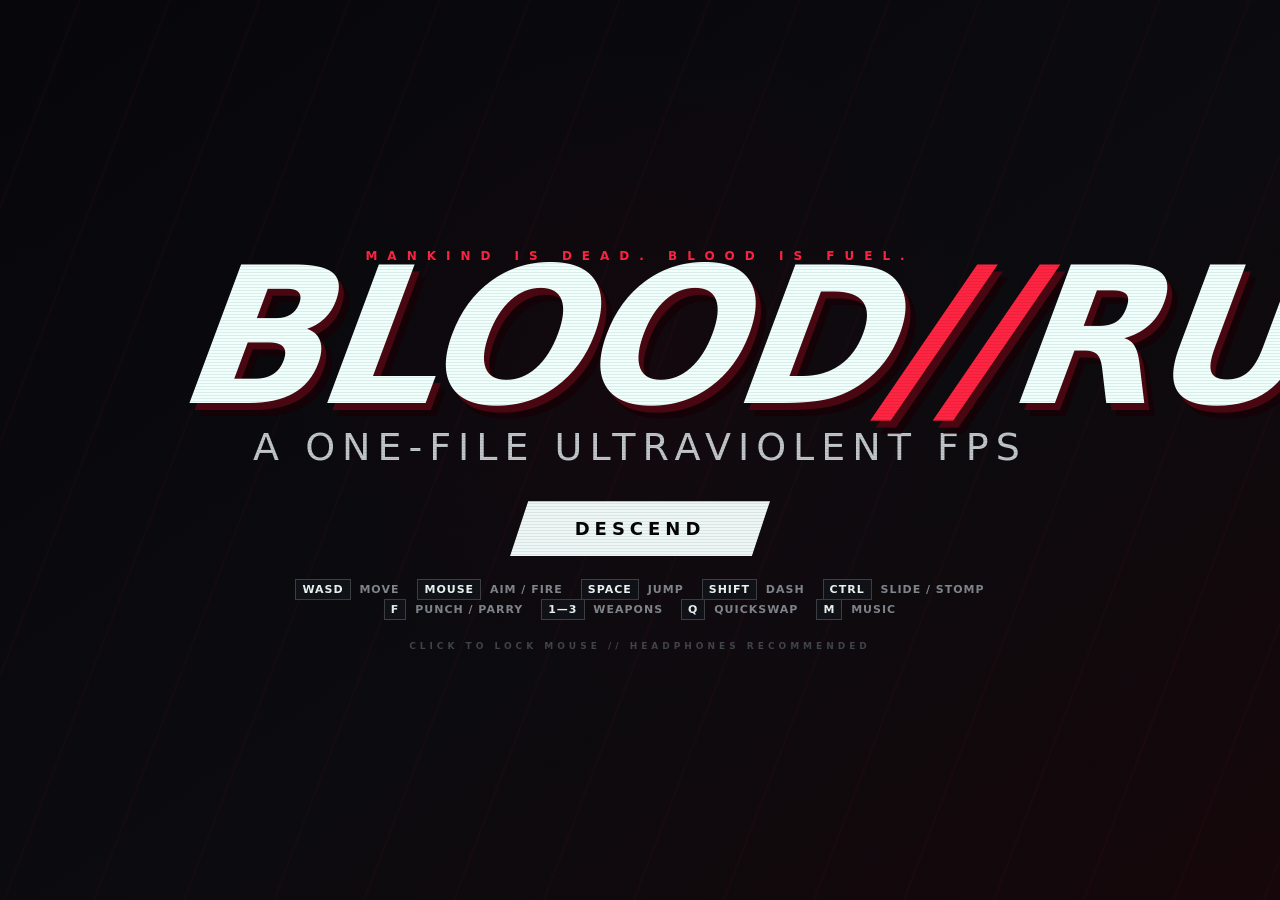
<file: games/ultrakill-clone/q8n5z3.html>
<!doctype html>
<html lang="en">
<head>
  <meta charset="utf-8">
  <meta name="viewport" content="width=device-width,initial-scale=1,maximum-scale=1,user-scalable=no">
  <meta name="theme-color" content="#07070a">
  <title>BLOOD//RUSH — One File FPS</title>
  <style>
    :root{--red:#ff2442;--cyan:#67f7ff;--yellow:#ffe45b;--ink:#07070a;--paper:#edf7f5}
    *{box-sizing:border-box}
    html,body{width:100%;height:100%;margin:0;overflow:hidden;background:#050507;color:var(--paper);font-family:Impact,Haettenschweiler,'Arial Narrow Bold',system-ui,sans-serif;cursor:crosshair;user-select:none}
    body:before{content:"";position:fixed;inset:0;z-index:50;pointer-events:none;background:repeating-linear-gradient(0deg,rgba(0,0,0,.15) 0,rgba(0,0,0,.15) 1px,transparent 1px,transparent 3px);mix-blend-mode:multiply;opacity:.5}
    #game{position:fixed;inset:0;width:100%;height:100%;image-rendering:pixelated;background:#0a0a0e}
    #vignette{position:fixed;inset:-2px;pointer-events:none;z-index:8;background:radial-gradient(circle,transparent 38%,rgba(0,0,0,.32) 75%,rgba(0,0,0,.78) 110%);box-shadow:inset 0 0 140px rgba(0,0,0,.55)}
    #hurt{position:fixed;inset:0;z-index:9;pointer-events:none;background:radial-gradient(circle,transparent 20%,rgba(255,0,35,.9));opacity:0;mix-blend-mode:screen}
    #flash{position:fixed;inset:0;z-index:10;pointer-events:none;background:#fff;opacity:0;mix-blend-mode:screen}
    #hud{position:fixed;inset:0;z-index:12;pointer-events:none;display:none;text-shadow:2px 2px 0 #000,-1px -1px 0 #000}
    .plate{position:absolute;background:linear-gradient(100deg,rgba(8,9,13,.88),rgba(8,9,13,.32));border-left:5px solid var(--cyan);padding:8px 12px;transform:skew(-7deg)}
    .plate>*{transform:skew(7deg)}
    #healthPlate{left:3.2vw;bottom:4.5vh;width:min(300px,30vw)}
    #healthRow{display:flex;align-items:flex-end;gap:9px}
    #health{font-size:clamp(42px,6.6vw,88px);line-height:.78;letter-spacing:-3px;color:white}
    #healthLabel{font:700 12px system-ui,sans-serif;letter-spacing:4px;color:var(--cyan);margin-bottom:3px}
    .bar{height:8px;background:#20222b;margin-top:9px;overflow:hidden;transform:skew(-18deg);box-shadow:0 0 0 1px #000}
    .bar i{display:block;height:100%;width:100%;background:linear-gradient(90deg,#fff,var(--cyan));box-shadow:0 0 16px var(--cyan);transition:width .12s}
    #dashbar i{background:linear-gradient(90deg,var(--yellow),#fff)}
    #weaponPlate{right:3.2vw;bottom:4.5vh;text-align:right;border-left:0;border-right:5px solid var(--yellow);background:linear-gradient(260deg,rgba(8,9,13,.88),rgba(8,9,13,.25));min-width:min(330px,34vw)}
    #weaponName{font-size:clamp(22px,3.3vw,48px);letter-spacing:2px;line-height:.85;color:var(--yellow)}
    #weaponSub{font:800 11px system-ui,sans-serif;letter-spacing:3px;color:#c5c7cf;margin-top:6px}
    #ammo{font-size:clamp(32px,5vw,68px);line-height:.8;margin-top:4px}
    #stylePlate{position:absolute;right:3.2vw;top:5vh;text-align:right;width:min(300px,30vw)}
    #styleRank{font-size:clamp(54px,9vw,130px);font-style:italic;line-height:.72;color:var(--yellow);transform:skew(-10deg);filter:drop-shadow(5px 5px 0 #47101b)}
    #styleText{font:900 12px system-ui,sans-serif;letter-spacing:4px;color:#fff;margin-top:10px}
    #stylebar{height:5px;background:#262630;margin-top:7px;overflow:hidden}
    #stylebar i{display:block;height:100%;width:0;background:var(--yellow);box-shadow:0 0 10px var(--yellow)}
    #wavePlate{position:absolute;top:4.5vh;left:4vw;font-size:18px;letter-spacing:4px;color:#c8ccd1}
    #wavePlate b{display:block;color:#fff;font-size:clamp(26px,4vw,58px);letter-spacing:1px;font-style:italic}
    #wavePlate small{font:700 10px system-ui,sans-serif;letter-spacing:2px;color:var(--red)}
    #feed{position:absolute;left:4vw;top:21vh;width:360px;display:flex;flex-direction:column;gap:4px}
    .feedline{font:900 13px system-ui,sans-serif;letter-spacing:1px;color:#fff;animation:feed .25s ease-out;opacity:1}
    .feedline b{color:var(--yellow)}
    @keyframes feed{from{transform:translateX(-24px);opacity:0}}
    #bossWrap{position:absolute;left:50%;bottom:10vh;transform:translateX(-50%);width:min(600px,60vw);text-align:center;display:none}
    #bossName{letter-spacing:7px;font-size:16px;color:var(--yellow)}
    #bossBar{height:13px;margin-top:7px;border:2px solid #fff;background:#111;transform:skew(-10deg)}
    #bossBar i{display:block;height:100%;background:linear-gradient(90deg,#ff1d38,#ffb52e);width:100%}
    #crosshair{position:absolute;left:50%;top:50%;width:34px;height:34px;transform:translate(-50%,-50%);filter:drop-shadow(1px 1px 0 #000)}
    #crosshair:before,#crosshair:after{content:"";position:absolute;background:#fff;box-shadow:0 0 5px #fff}
    #crosshair:before{left:3px;right:3px;top:16px;height:2px;clip-path:polygon(0 0,34% 0,34% 100%,0 100%,0 0,66% 0,100% 0,100% 100%,66% 100%,66% 0)}
    #crosshair:after{top:3px;bottom:3px;left:16px;width:2px;clip-path:polygon(0 0,100% 0,100% 34%,0 34%,0 66%,100% 66%,100% 100%,0 100%)}
    #hitmarker{position:absolute;left:50%;top:50%;width:32px;height:32px;transform:translate(-50%,-50%) rotate(45deg);opacity:0}
    #hitmarker:before,#hitmarker:after{content:"";position:absolute;background:#fff}
    #hitmarker:before{left:0;right:0;top:15px;height:2px}
    #hitmarker:after{top:0;bottom:0;left:15px;width:2px}
    #message{position:absolute;left:50%;top:24%;transform:translate(-50%,-50%) skew(-8deg);text-align:center;font-size:clamp(26px,5vw,72px);font-style:italic;letter-spacing:2px;color:#fff;opacity:0;white-space:nowrap}
    #message small{display:block;font:900 11px system-ui,sans-serif;letter-spacing:7px;color:var(--red);margin-top:9px}
    #speedLines{position:absolute;inset:0;opacity:0;transition:opacity .1s;background:repeating-conic-gradient(from 0deg at 50% 50%,transparent 0deg 5deg,rgba(255,255,255,.09) 5.2deg,transparent 5.5deg 11deg);mask:radial-gradient(circle,transparent 0 27%,#000 77%);-webkit-mask:radial-gradient(circle,transparent 0 27%,#000 77%)}
    #menu,#endScreen{position:fixed;inset:0;z-index:30;display:grid;place-items:center;background:radial-gradient(circle at 50% 42%,rgba(41,5,13,.28),transparent 42%),linear-gradient(145deg,#07070b,#0c0b0f 58%,#16070a);overflow:hidden}
    #menu:before,#endScreen:before{content:"";position:absolute;inset:-30%;background:repeating-linear-gradient(115deg,transparent 0 42px,rgba(255,35,63,.035) 44px,transparent 46px 84px);transform:rotate(-4deg)}
    .menuInner{position:relative;width:min(920px,90vw);text-align:center}
    .kicker{font:900 12px system-ui,sans-serif;letter-spacing:10px;color:var(--red);margin-bottom:11px}
    h1{font-size:clamp(66px,15vw,190px);letter-spacing:-7px;line-height:.67;margin:0;font-style:italic;transform:skew(-7deg);color:#effffc;text-shadow:6px 7px 0 #4a0711,12px 13px 0 #140207}
    h1 span{color:var(--red)}
    .tag{font-size:clamp(18px,3vw,38px);letter-spacing:7px;margin-top:24px;color:#bfc5c8}
    button{pointer-events:auto;cursor:pointer;border:0;color:#050507;background:var(--paper);font:900 18px Impact,system-ui,sans-serif;letter-spacing:5px;padding:17px 30px;margin-top:32px;clip-path:polygon(7% 0,100% 0,93% 100%,0 100%);transition:.12s;min-width:260px}
    button:hover{background:var(--red);color:#fff;transform:scale(1.06) skew(-4deg);box-shadow:0 0 45px rgba(255,20,55,.35)}
    #controls{margin:27px auto 0;display:flex;justify-content:center;flex-wrap:wrap;gap:7px 18px;max-width:780px;font:700 11px system-ui,sans-serif;letter-spacing:1px;color:#81868c}
    #controls b{color:#eaf4f1;border:1px solid #3c4045;background:#111217;padding:3px 6px;margin-right:4px}
    #footnote{font:700 9px system-ui,sans-serif;letter-spacing:4px;color:#41444a;margin-top:25px}
    #pause{position:fixed;inset:0;z-index:25;display:none;place-items:center;background:rgba(0,0,0,.66);backdrop-filter:blur(3px);font-size:70px;font-style:italic;letter-spacing:8px}
    #pause small{display:block;font:700 11px system-ui,sans-serif;letter-spacing:4px;color:#999;text-align:center;margin-top:8px}
    #endScreen{display:none}
    #endTitle{font-size:clamp(58px,12vw,150px);line-height:.8;font-style:italic;letter-spacing:-4px}
    #endStats{font:800 13px system-ui,sans-serif;letter-spacing:3px;line-height:2;color:#9da3a6;margin-top:28px}
    #endStats b{color:#fff}
    #rotate{display:none;position:fixed;inset:0;z-index:100;place-items:center;background:#07070a;text-align:center;font:900 18px system-ui,sans-serif;letter-spacing:4px;padding:35px}
    @media(max-width:680px){#stylePlate{width:40vw}#healthPlate{width:39vw}#weaponPlate{min-width:42vw}.plate{padding:6px 8px}#feed{display:none}#controls{gap:5px 10px}.tag{letter-spacing:3px}}
    @media(orientation:portrait) and (max-width:800px){#rotate{display:grid}}
  </style>
</head>
<body>
  <canvas id="game" aria-label="BLOOD RUSH first person shooter"></canvas>
  <div id="vignette"></div><div id="hurt"></div><div id="flash"></div>
  <div id="hud">
    <div id="speedLines"></div>
    <div id="crosshair"></div><div id="hitmarker"></div>
    <div id="healthPlate" class="plate"><div><div id="healthRow"><div id="health">100</div><div id="healthLabel">FRESH BLOOD</div></div><div class="bar" id="hpbar"><i></i></div><div class="bar" id="dashbar"><i></i></div></div></div>
    <div id="weaponPlate" class="plate"><div><div id="weaponName">PIERCER</div><div id="weaponSub">REVOLVER // 01</div><div id="ammo">∞</div></div></div>
    <div id="stylePlate"><div id="styleRank">D</div><div id="styleText">DESTRUCTIVE</div><div id="stylebar"><i></i></div></div>
    <div id="wavePlate">CURRENT DIRECTIVE<b>WAVE 01</b><small id="enemyCount">HOSTILES: 0</small></div>
    <div id="feed"></div>
    <div id="bossWrap"><div id="bossName">SWORD MACHINE</div><div id="bossBar"><i></i></div></div>
    <div id="message"></div>
  </div>
  <div id="menu"><div class="menuInner">
    <div class="kicker">MANKIND IS DEAD. BLOOD IS FUEL.</div>
    <h1>BLOOD<span>//</span>RUSH</h1>
    <div class="tag">A ONE-FILE ULTRAVIOLENT FPS</div>
    <button id="start">DESCEND</button>
    <div id="controls">
      <span><b>WASD</b> MOVE</span><span><b>MOUSE</b> AIM / FIRE</span><span><b>SPACE</b> JUMP</span><span><b>SHIFT</b> DASH</span><span><b>CTRL</b> SLIDE / STOMP</span><span><b>F</b> PUNCH / PARRY</span><span><b>1—3</b> WEAPONS</span><span><b>Q</b> QUICKSWAP</span><span><b>M</b> MUSIC</span>
    </div>
    <div id="footnote">CLICK TO LOCK MOUSE // HEADPHONES RECOMMENDED</div>
  </div></div>
  <div id="pause">PAUSED<small>CLICK TO RESUME // ESC TO RELEASE MOUSE</small></div>
  <div id="endScreen"><div class="menuInner"><div class="kicker" id="endKicker">MISSION COMPLETE</div><div id="endTitle">THE ARENA<br>IS SILENT</div><div id="endStats"></div><button id="restart">RUN IT BACK</button></div></div>
  <div id="rotate">ROTATE YOUR DEVICE<br><small>HELL IS WIDER THAN THIS</small></div>
<script>
(() => {
  'use strict';
  const $ = s => document.querySelector(s);
  const canvas=$('#game'), out=canvas.getContext('2d',{alpha:false});
  const buf=document.createElement('canvas'), ctx=buf.getContext('2d',{alpha:false});
  const W=480,H=270,FOV=Math.PI/2,TAN=Math.tan(FOV/2),TAU=Math.PI*2;
  buf.width=W;buf.height=H;ctx.imageSmoothingEnabled=false;out.imageSmoothingEnabled=false;
  const ui={hud:$('#hud'),hp:$('#health'),hpbar:$('#hpbar i'),dash:$('#dashbar i'),weapon:$('#weaponName'),sub:$('#weaponSub'),ammo:$('#ammo'),rank:$('#styleRank'),styleText:$('#styleText'),stylebar:$('#stylebar i'),wave:$('#wavePlate b'),count:$('#enemyCount'),feed:$('#feed'),boss:$('#bossWrap'),bossName:$('#bossName'),bossBar:$('#bossBar i'),msg:$('#message'),hit:$('#hitmarker'),hurt:$('#hurt'),flash:$('#flash'),speed:$('#speedLines')};
  const clamp=(v,a,b)=>Math.max(a,Math.min(b,v)), lerp=(a,b,t)=>a+(b-a)*t;
  const norm=a=>{while(a>Math.PI)a-=TAU;while(a<-Math.PI)a+=TAU;return a};
  const rnd=(a=1,b=0)=>b+Math.random()*(a-b), irnd=n=>Math.floor(Math.random()*n);
  const dist=(a,b)=>Math.hypot(a.x-b.x,a.y-b.y);
  const MAP=[
    '111111111111111111111111',
    '122222222111111122222221',
    '120000002100000120000021',
    '120000002100000120000021',
    '120000000000000000000021',
    '120000002000000220000021',
    '122200002000000220002221',
    '111200002000000220002111',
    '100000000000000000000001',
    '100000000000000000000001',
    '100001110000000011100001',
    '110001110003300011100011',
    '110000000003300000000011',
    '110000000000000000000011',
    '100001110000000011100001',
    '100001110000000011100001',
    '100000000000000000000001',
    '100000000000000000000001',
    '111200002000000220002111',
    '122200002000000220002221',
    '120000002000000220000021',
    '120000000000000000000021',
    '122222222111111122222221',
    '111111111111111111111111'];
  const mapAt=(x,y)=>MAP[Math.floor(y)]?.[Math.floor(x)]||'1';
  const solid=(x,y)=>mapAt(x,y)!=='0';
  const los=(x1,y1,x2,y2)=>{const d=Math.hypot(x2-x1,y2-y1),n=Math.ceil(d*8);for(let i=1;i<n;i++){let t=i/n;if(solid(lerp(x1,x2,t),lerp(y1,y2,t)))return false}return true};
  let running=false,paused=false,dead=false,victory=false,last=0,time=0,shake=0,hitTime=0,hurtTime=0,flashTime=0,msgTime=0;
  let wave=0,waveState='intro',waveTimer=1.5,kills=0,totalDamage=0,startTime=0;
  const keys={},mouse={l:false,r:false};
  const p={x:12,y:16,a:-Math.PI/2,pitch:0,z:0,vz:0,vx:0,vy:0,hp:100,weapon:0,lastWeapon:1,fire:0,alt:0,dash:2,dashTime:0,slide:0,punch:0,recoil:0,bob:0,heat:0,charge:0,ground:true,invuln:0,combo:0,style:0,styleHold:0,styleName:'DESTRUCTIVE'};
  const weaponDefs=[
    {name:'PIERCER',sub:'REVOLVER // 01',ammo:'∞',cool:.24,color:'#67f7ff'},
    {name:'GUTTER',sub:'SHOTGUN // 02',ammo:'8',cool:.66,color:'#ffe45b'},
    {name:'TEMPEST',sub:'NAILGUN // 03',ammo:'100',cool:.075,color:'#8cff66'}];
  let shotgunAmmo=8,shotgunReload=0,nails=100,nailReload=0;
  let enemies=[],projectiles=[],particles=[],tracers=[],cores=[],decals=[];
  const spawnPts=[[3.5,3.5],[20.5,3.5],[3.5,20.5],[20.5,20.5],[12,3.8],[12,20.2],[3.5,12],[20.5,12]];
  const waves=[
    ['husk','husk','stray'],
    ['husk','stray','stray','drone','husk'],
    ['soldier','husk','drone','stray','soldier','husk'],
    ['soldier','drone','drone','stray','husk','soldier','husk','stray'],
    ['boss','soldier','drone','stray','husk','husk']];
  const enemyDefs={
    husk:{hp:55,speed:1.55,r:.27,color:'#ff3b49',score:90,name:'FILTH'},
    stray:{hp:80,speed:.75,r:.3,color:'#ff9d42',score:150,name:'STRAY'},
    drone:{hp:48,speed:1.0,r:.24,color:'#6ffaff',score:180,name:'DRONE',fly:true},
    soldier:{hp:130,speed:1.15,r:.34,color:'#ff315e',score:240,name:'SOLDIER'},
    boss:{hp:900,speed:1.35,r:.55,color:'#ffd52f',score:1500,name:'SWORD MACHINE',boss:true}
  };

  // Procedural audio: every sound and music hit is synthesized at runtime.
  let ac=null,master=null,musicOn=true,beat=0,nextBeat=0;
  function initAudio(){
    if(ac){ac.resume();return} ac=new (window.AudioContext||window.webkitAudioContext)();
    master=ac.createGain();master.gain.value=.22;master.connect(ac.destination);nextBeat=ac.currentTime;
  }
  function tone(f=220,d=.08,type='square',vol=.12,slide=1){if(!ac)return;let o=ac.createOscillator(),g=ac.createGain(),t=ac.currentTime;o.type=type;o.frequency.setValueAtTime(f,t);o.frequency.exponentialRampToValueAtTime(Math.max(30,f*slide),t+d);g.gain.setValueAtTime(vol,t);g.gain.exponentialRampToValueAtTime(.0001,t+d);o.connect(g);g.connect(master);o.start(t);o.stop(t+d)}
  function noise(d=.08,vol=.12,cut=1200){if(!ac)return;let n=ac.createBufferSource(),len=Math.max(1,ac.sampleRate*d),b=ac.createBuffer(1,len,ac.sampleRate),a=b.getChannelData(0);for(let i=0;i<len;i++)a[i]=Math.random()*2-1;let f=ac.createBiquadFilter(),g=ac.createGain(),t=ac.currentTime;f.type='lowpass';f.frequency.value=cut;g.gain.setValueAtTime(vol,t);g.gain.exponentialRampToValueAtTime(.0001,t+d);n.buffer=b;n.connect(f);f.connect(g);g.connect(master);n.start(t)}
  function sfx(n){
    if(!ac)return;
    if(n==='revolver'){tone(125,.08,'square',.25,.35);noise(.06,.15,2400)}
    if(n==='shotgun'){tone(70,.14,'sawtooth',.35,.35);noise(.18,.3,1500)}
    if(n==='nail'){tone(rnd(185,160),.035,'square',.055,.75)}
    if(n==='hurt'){tone(80,.2,'sawtooth',.24,.55)}
    if(n==='dash'){noise(.12,.2,900);tone(140,.12,'sawtooth',.12,2.2)}
    if(n==='parry'){tone(880,.12,'sine',.28,1.8);tone(1760,.08,'square',.08,.8)}
    if(n==='kill'){tone(110,.08,'sawtooth',.12,.5)}
    if(n==='explode'){tone(55,.3,'sawtooth',.35,.4);noise(.3,.3,600)}
    if(n==='swap'){tone(440,.035,'square',.05,1.35)}
    if(n==='empty'){tone(90,.04,'square',.05,1)}
  }
  function music(){
    if(!ac||!musicOn||paused||!running)return;
    while(nextBeat<ac.currentTime+.08){let t=nextBeat,step=beat++%16;
      if(step%4===0){let o=ac.createOscillator(),g=ac.createGain();o.frequency.setValueAtTime(100,t);o.frequency.exponentialRampToValueAtTime(42,t+.11);g.gain.setValueAtTime(.18,t);g.gain.exponentialRampToValueAtTime(.0001,t+.12);o.connect(g);g.connect(master);o.start(t);o.stop(t+.13)}
      if(step===4||step===12){let n=ac.createBufferSource(),b=ac.createBuffer(1,ac.sampleRate*.08,ac.sampleRate),a=b.getChannelData(0);for(let i=0;i<a.length;i++)a[i]=Math.random()*2-1;let g=ac.createGain();g.gain.setValueAtTime(.07,t);g.gain.exponentialRampToValueAtTime(.0001,t+.08);n.buffer=b;n.connect(g);g.connect(master);n.start(t)}
      if(wave>=2&&step%2===1){let o=ac.createOscillator(),g=ac.createGain(),notes=[55,55,65.4,73.4,55,82.4,73.4,49];o.type='sawtooth';o.frequency.value=notes[(step>>1)%8];g.gain.setValueAtTime(.035,t);g.gain.exponentialRampToValueAtTime(.0001,t+.09);o.connect(g);g.connect(master);o.start(t);o.stop(t+.1)}
      nextBeat+=.115;
    }
  }

  function resize(){canvas.width=innerWidth*devicePixelRatio;canvas.height=innerHeight*devicePixelRatio;out.imageSmoothingEnabled=false}
  addEventListener('resize',resize);resize();
  const addFeed=(text,accent='')=>{let d=document.createElement('div');d.className='feedline';d.innerHTML=(accent?`<b>${accent}</b> `:'')+text;ui.feed.prepend(d);setTimeout(()=>d.remove(),2200);while(ui.feed.children.length>5)ui.feed.lastChild.remove()};
  function announce(big,small='',t=1.7){ui.msg.innerHTML=big+(small?`<small>${small}</small>`:'');ui.msg.style.opacity=1;msgTime=t}
  function addStyle(amount,name){let repeat=p.styleName===name;p.style+=amount*(repeat?.45:1);p.combo+=amount;p.styleHold=2.1;p.styleName=name;addFeed(`+${Math.round(amount*(repeat?.45:1))}`,name)}
  function blood(x,y,n=10,color='#e81235'){for(let i=0;i<n;i++)particles.push({x,y,z:rnd(1.1,.2),vx:rnd(3,-3),vy:rnd(3,-3),vz:rnd(4,-.5),life:rnd(.7,.25),max:.7,size:rnd(.11,.035),color,blood:true})}
  function sparks(x,y,n=8,color='#ffd650'){for(let i=0;i<n;i++)particles.push({x,y,z:rnd(1.2,.3),vx:rnd(4,-4),vy:rnd(4,-4),vz:rnd(3,-2),life:rnd(.35,.12),max:.35,size:rnd(.07,.025),color})}
  function moveCircle(o,dx,dy,r=.22){
    let nx=o.x+dx;if(!solid(nx+r,o.y)&&!solid(nx-r,o.y)&&!solid(nx,o.y+r)&&!solid(nx,o.y-r))o.x=nx;else o.vx*=.1;
    let ny=o.y+dy;if(!solid(o.x+r,ny)&&!solid(o.x-r,ny)&&!solid(o.x,ny+r)&&!solid(o.x,ny-r))o.y=ny;else o.vy*=.1;
  }
  function cast(angle,max=50){
    let rx=Math.cos(angle),ry=Math.sin(angle),mx=Math.floor(p.x),my=Math.floor(p.y),ddx=Math.abs(1/(rx||1e-9)),ddy=Math.abs(1/(ry||1e-9));
    let sx=rx<0?-1:1,sy=ry<0?-1:1,sdx=rx<0?(p.x-mx)*ddx:(mx+1-p.x)*ddx,sdy=ry<0?(p.y-my)*ddy:(my+1-p.y)*ddy,side=0;
    while(true){if(sdx<sdy){sdx+=ddx;mx+=sx;side=0}else{sdy+=ddy;my+=sy;side=1}let tile=MAP[my]?.[mx]||'1';if(tile!=='0'){let d=side===0?(mx-p.x+(1-sx)/2)/(rx||1e-9):(my-p.y+(1-sy)/2)/(ry||1e-9);let hit=side===0?p.y+d*ry:p.x+d*rx;return{d:Math.min(d,max),tile,side,tex:hit-Math.floor(hit),mx,my}}if(Math.min(sdx,sdy)>max)return{d:max,tile:'0',side:0,tex:0}}
  }
  function wallNear(){let tests=[[.4,0],[-.4,0],[0,.4],[0,-.4]];for(let q of tests)if(solid(p.x+q[0],p.y+q[1]))return q;return null}

  function spawnEnemy(type,idx=0){
    let def=enemyDefs[type],choices=spawnPts.filter(s=>Math.hypot(s[0]-p.x,s[1]-p.y)>7),s=choices[(idx*3+irnd(choices.length))%choices.length];
    let e={type,x:s[0]+rnd(.5,-.5),y:s[1]+rnd(.5,-.5),z:def.fly?.7:0,hp:def.hp,max:def.hp,speed:def.speed,r:def.r,color:def.color,score:def.score,name:def.name,boss:def.boss||false,fly:def.fly||false,fire:rnd(2,.5),hurt:0,dead:false,phase:Math.random()*TAU,attack:0,stun:0};
    enemies.push(e);if(e.boss){ui.boss.style.display='block';ui.bossName.textContent=e.name}return e;
  }
  function startWave(){
    if(wave>=waves.length){win();return} waveState='active';ui.wave.textContent='WAVE '+String(wave+1).padStart(2,'0');announce('WAVE '+String(wave+1).padStart(2,'0'),wave===waves.length-1?'TERMINAL THREAT':'LOCKDOWN ENGAGED');
    waves[wave].forEach((t,i)=>setTimeout(()=>{if(running&&!dead)spawnEnemy(t,i)},i*230));
  }
  function reset(){
    Object.assign(p,{x:12,y:16,a:-Math.PI/2,pitch:0,z:0,vz:0,vx:0,vy:0,hp:100,weapon:0,lastWeapon:1,fire:0,alt:0,dash:2,dashTime:0,slide:0,punch:0,recoil:0,bob:0,heat:0,charge:0,ground:true,invuln:0,combo:0,style:0,styleHold:0,styleName:'DESTRUCTIVE'});
    enemies=[];projectiles=[];particles=[];tracers=[];cores=[];decals=[];wave=0;waveState='intro';waveTimer=1.8;kills=0;totalDamage=0;shotgunAmmo=8;shotgunReload=0;nails=100;nailReload=0;dead=false;victory=false;shake=0;startTime=performance.now();ui.boss.style.display='none';ui.feed.innerHTML='';
  }
  function startGame(){initAudio();reset();running=true;paused=false;$('#menu').style.display='none';$('#endScreen').style.display='none';ui.hud.style.display='block';canvas.requestPointerLock?.();last=performance.now();requestAnimationFrame(loop);announce('PRELUDE','DESCENT INTO VIOLENCE',2.2)}
  $('#start').onclick=startGame;$('#restart').onclick=startGame;
  canvas.addEventListener('click',()=>{if(running&&!dead){initAudio();canvas.requestPointerLock?.();paused=false;$('#pause').style.display='none'}});
  document.addEventListener('pointerlockchange',()=>{if(running&&!dead&&!victory){paused=document.pointerLockElement!==canvas;$('#pause').style.display=paused?'grid':'none';if(!paused)last=performance.now()}});
  addEventListener('keydown',e=>{keys[e.code]=true;if(['Space','ShiftLeft','ShiftRight','ControlLeft','ControlRight'].includes(e.code))e.preventDefault();if(!running)return;
    if(e.code==='Digit1')switchWeapon(0);if(e.code==='Digit2')switchWeapon(1);if(e.code==='Digit3')switchWeapon(2);if(e.code==='KeyQ')switchWeapon(p.weapon===p.lastWeapon?(p.weapon+1)%3:p.lastWeapon);if(e.code==='KeyF')punch();if(e.code==='KeyM'){musicOn=!musicOn;addFeed(musicOn?'MUSIC: ON':'MUSIC: OFF')}
  });
  addEventListener('keyup',e=>keys[e.code]=false);
  addEventListener('mousemove',e=>{if(document.pointerLockElement===canvas&&!paused){p.a=norm(p.a+e.movementX*.00235);p.pitch=clamp(p.pitch+e.movementY*.34,-72,72)}});
  addEventListener('mousedown',e=>{if(e.button===0)mouse.l=true;if(e.button===2){mouse.r=true;p.alt=1}if(document.pointerLockElement!==canvas&&running)canvas.requestPointerLock?.()});
  addEventListener('mouseup',e=>{if(e.button===0)mouse.l=false;if(e.button===2){mouse.r=false;releaseAlt()}});
  addEventListener('contextmenu',e=>e.preventDefault());

  function switchWeapon(n){if(n===p.weapon)return;p.lastWeapon=p.weapon;p.weapon=n;p.fire=.12;p.charge=0;sfx('swap');updateWeaponUI()}
  function updateWeaponUI(){let w=weaponDefs[p.weapon];ui.weapon.textContent=w.name;ui.weapon.style.color=w.color;ui.sub.textContent=w.sub;ui.ammo.textContent=p.weapon===0?'∞':p.weapon===1?shotgunAmmo:nails}
  function punch(){if(p.punch>0||dead)return;p.punch=.3;let parried=false;
    for(let q of projectiles){if(q.enemy&&dist(p,q)<1.8){q.enemy=false;q.vx=Math.cos(p.a)*10;q.vy=Math.sin(p.a)*10;q.color='#67f7ff';q.damage=120;q.life=2;parried=true}}
    for(let e of enemies){if(!e.dead&&dist(p,e)<1.65&&Math.abs(norm(Math.atan2(e.y-p.y,e.x-p.x)-p.a))<.8){hurtEnemy(e,35,'FISTFUL OF DOLLAR');e.stun=.35;parried=true}}
    if(parried){sfx('parry');addStyle(120,'PARRY');shake=8;flashTime=.12}else{tone(120,.08,'square',.08,.7)}
  }
  function releaseAlt(){
    if(p.weapon===0&&p.charge>.35){let power=clamp(p.charge/1.1,0,1);fireHitscan(55+65*power,0,'CHARGED SHOT',true);p.fire=.5;sfx('revolver');shake=8;flashTime=.07}
    if(p.weapon===1&&p.alt>0&&shotgunAmmo>0){launchCore()}
    p.charge=0;p.alt=0;
  }
  function launchCore(){shotgunAmmo--;updateWeaponUI();cores.push({x:p.x+Math.cos(p.a)*.4,y:p.y+Math.sin(p.a)*.4,z:.75+p.z,vx:Math.cos(p.a)*5,vy:Math.sin(p.a)*5,vz:-p.pitch*.018+1.2,life:3});p.fire=.45;sfx('shotgun')}
  function primary(){
    if(p.fire>0||dead)return;
    if(p.weapon===0){fireHitscan(38,0,'QUICKDRAW');p.fire=.24;p.recoil=8;sfx('revolver');shake=4;flashTime=.035}
    else if(p.weapon===1){if(shotgunAmmo<=0){sfx('empty');p.fire=.18;return}shotgunAmmo--;for(let i=0;i<11;i++)fireHitscan(rnd(12,8),rnd(.1,-.1),'POINT BLANK',false,true);p.fire=.64;p.recoil=15;sfx('shotgun');shake=11;flashTime=.07;shotgunReload=1.15;updateWeaponUI()}
    else{if(nails<=0){sfx('empty');p.fire=.15;return}nails--;fireHitscan(mouse.r?12:8,rnd(.027,-.027),mouse.r?'OVERHEAT':'NAILED',false,true);p.fire=mouse.r?.052:.078;p.recoil=rnd(3,1);p.heat=clamp(p.heat+(mouse.r?.05:.018),0,1);sfx('nail');if(nails%5===0)updateWeaponUI();nailReload=1.3}
  }
  function rayTarget(angle,maxD=30){
    let wall=cast(angle,maxD).d,best=null,bestScore=1e9;
    for(let e of enemies){if(e.dead)continue;let dx=e.x-p.x,dy=e.y-p.y,d=Math.hypot(dx,dy),da=Math.abs(norm(Math.atan2(dy,dx)-angle)),rad=(e.r+(e.boss?.22:0))/d;if(d<wall+.2&&da<rad*1.6&&los(p.x,p.y,e.x,e.y)){let score=da/(rad+.001)+d*.001;if(score<bestScore){bestScore=score;best=e}}}
    return{enemy:best,wall};
  }
  function fireHitscan(dmg,spread=0,style='HIT',pierce=false,quiet=false){
    let a=p.a+spread,origin={x:p.x,y:p.y,z:.78+p.z},targets=[],wall=cast(a,32).d;
    for(let e of enemies){if(e.dead)continue;let d=dist(p,e),da=Math.abs(norm(Math.atan2(e.y-p.y,e.x-p.x)-a));if(d<wall+.15&&da<(e.r/d)*1.7&&los(p.x,p.y,e.x,e.y))targets.push([d,e])}
    targets.sort((a,b)=>a[0]-b[0]);if(!pierce)targets=targets.slice(0,1);
    let endD=wall,hit=false;for(let [d,e] of targets){hurtEnemy(e,dmg,style);endD=d;hit=true;if(!pierce)break}
    tracers.push({x:p.x,y:p.y,z:.76+p.z,a,len:endD,life:.08,color:weaponDefs[p.weapon].color});
    if(!hit&&!quiet)sparks(p.x+Math.cos(a)*wall,p.y+Math.sin(a)*wall,4,'#ffffff');
  }
  function hurtEnemy(e,dmg,style='HIT'){
    if(e.dead)return;e.hp-=dmg;e.hurt=.1;totalDamage+=dmg;hitTime=.09;ui.hit.style.opacity=1;blood(e.x,e.y,Math.ceil(dmg/5));
    let d=dist(p,e);if(d<4.2)p.hp=clamp(p.hp+dmg*.24,0,100);if(e.hp<=0)killEnemy(e,style);else if(dmg>40)addStyle(35,style)
  }
  function killEnemy(e,style){e.dead=true;kills++;sfx('kill');blood(e.x,e.y,e.boss?60:22,e.color==='#6ffaff'?'#35dbea':'#e81235');addStyle(e.score,style);shake=Math.max(shake,e.boss?16:6);
    if(e.boss)ui.boss.style.display='none';setTimeout(()=>{let i=enemies.indexOf(e);if(i>=0)enemies.splice(i,1)},650)
  }
  function explode(x,y,r=3,damage=120,playerOwned=true){sfx('explode');shake=16;flashTime=.13;for(let i=0;i<45;i++)particles.push({x,y,z:rnd(1.5,.1),vx:rnd(7,-7),vy:rnd(7,-7),vz:rnd(5,-1),life:rnd(.7,.25),max:.7,size:rnd(.16,.04),color:i%3?'#ff5627':'#ffe66d'});
    if(playerOwned)for(let e of enemies){let d=Math.hypot(e.x-x,e.y-y);if(!e.dead&&d<r)hurtEnemy(e,damage*(1-d/r),'EXPLODED')}
    else if(Math.hypot(p.x-x,p.y-y)<r)damagePlayer(damage*.35)
  }

  function damagePlayer(n){if(p.invuln>0||dead)return;p.hp-=n;p.invuln=.35;hurtTime=.35;shake=12;sfx('hurt');p.combo*=.55;if(p.hp<=0)die()}
  function die(){dead=true;running=false;document.exitPointerLock?.();setTimeout(()=>showEnd(false),700)}
  function win(){victory=true;running=false;document.exitPointerLock?.();announce('ARENA CLEAR','PERFECT SILENCE');setTimeout(()=>showEnd(true),1200)}
  function showEnd(won){ui.hud.style.display='none';$('#pause').style.display='none';$('#endScreen').style.display='grid';$('#endKicker').textContent=won?'MISSION COMPLETE':'YOU ARE DEAD';$('#endTitle').innerHTML=won?'THE ARENA<br>IS SILENT':'HELL IS<br>STILL FULL';let sec=Math.max(1,Math.floor((performance.now()-startTime)/1000));$('#endStats').innerHTML=`KILLS <b>${kills}</b> &nbsp; // &nbsp; DAMAGE <b>${Math.round(totalDamage)}</b> &nbsp; // &nbsp; TIME <b>${Math.floor(sec/60)}:${String(sec%60).padStart(2,'0')}</b><br>FINAL STYLE <b>${rankInfo().rank}</b> &nbsp; // &nbsp; SCORE <b>${Math.round(p.combo)}</b>`}

  function updatePlayer(dt){
    p.fire=Math.max(0,p.fire-dt);p.alt=Math.max(0,p.alt-dt);p.punch=Math.max(0,p.punch-dt);p.recoil=lerp(p.recoil,0,dt*11);p.invuln=Math.max(0,p.invuln-dt);p.heat=Math.max(0,p.heat-dt*.12);
    if(mouse.r&&p.weapon===0)p.charge=clamp(p.charge+dt,0,1.2);
    if(mouse.l)primary();
    if(shotgunAmmo<8){shotgunReload-=dt;if(shotgunReload<=0){shotgunAmmo++;shotgunReload=.48;updateWeaponUI();tone(350,.035,'square',.025,1.2)}}
    if(nails<100&&!mouse.l){nailReload-=dt;if(nailReload<=0){nails=Math.min(100,nails+Math.ceil(dt*45));updateWeaponUI()}}
    let f=(keys.KeyW?1:0)-(keys.KeyS?1:0),s=(keys.KeyD?1:0)-(keys.KeyA?1:0),len=Math.hypot(f,s)||1;f/=len;s/=len;
    let fx=Math.cos(p.a),fy=Math.sin(p.a),rx=-fy,ry=fx,tx=fx*f+rx*s,ty=fy*f+ry*s;
    let grounded=p.z<=.001;
    if((keys.ShiftLeft||keys.ShiftRight)&&p.dash>=1&&p.dashTime<=0){p.dash-=1;p.dashTime=.18;p.invuln=.22;let dd=f||s?1:1,da=Math.atan2(ty,tx);p.vx=Math.cos(da)*12;p.vy=Math.sin(da)*12;sfx('dash');shake=5}
    p.dashTime=Math.max(0,p.dashTime-dt);p.dash=Math.min(2,p.dash+dt*.55);
    let crouch=keys.ControlLeft||keys.ControlRight;
    if(crouch&&grounded&&(Math.hypot(p.vx,p.vy)>3||f||s)){if(p.slide<=0){p.vx+=tx*3.8;p.vy+=ty*3.8}p.slide=.12}else p.slide=Math.max(0,p.slide-dt);
    if(crouch&&!grounded&&p.vz>-12){p.vz=-14;p.slide=.2}
    if(keys.Space&&grounded){p.vz=5.8;p.ground=false;p.z=.01;tone(150,.04,'square',.035,1.4)}
    else if(keys.Space&&!grounded&&p.vz<1){let wn=wallNear();if(wn&&p.wallReady!==false){p.vz=5.3;p.vx=-wn[0]*12;p.vy=-wn[1]*12;p.wallReady=false;addStyle(25,'WALL JUMP')}}
    if(grounded)p.wallReady=true;
    let accel=p.dashTime>0?0:(p.slide>0?5:grounded?28:11),max=p.slide>0?8.5:grounded?5.2:5.8;
    p.vx+=tx*accel*dt;p.vy+=ty*accel*dt;
    if(p.dashTime<=0){let sp=Math.hypot(p.vx,p.vy),drag=grounded?(p.slide>0?1.3:8):.8;p.vx*=Math.max(0,1-drag*dt);p.vy*=Math.max(0,1-drag*dt);if(sp>max&&p.slide<=0){p.vx*=max/sp;p.vy*=max/sp}}
    moveCircle(p,p.vx*dt,p.vy*dt,.22);
    let wasAir=p.z>0;p.vz-=15.5*dt;p.z+=p.vz*dt;if(p.z<=0){if(wasAir&&p.vz<-9){shake=10;for(let i=0;i<18;i++)sparks(p.x+rnd(.5,-.5),p.y+rnd(.5,-.5),1,'#d8d1c4')}p.z=0;p.vz=0;p.ground=true}else p.ground=false;
    p.bob+=Math.hypot(p.vx,p.vy)*dt*2.4;
    ui.speed.style.opacity=p.dashTime>0?'1':'0';
  }

  function shootEnemy(e,kind='orb'){
    let a=Math.atan2(p.y-e.y,p.x-e.x)+rnd(.07,-.07),speed=kind==='boss'?7:kind==='drone'?5:4.2;projectiles.push({x:e.x,y:e.y,z:e.fly?1.15:.75,vx:Math.cos(a)*speed,vy:Math.sin(a)*speed,life:5,enemy:true,color:kind==='drone'?'#69f6ff':kind==='boss'?'#ffe130':'#ff4a31',damage:kind==='boss'?24:15,r:kind==='boss'?.16:.1});tone(kind==='boss'?180:250,.08,'sawtooth',.05,.65)
  }
  function updateEnemies(dt){
    for(let e of enemies){if(e.dead)continue;e.phase+=dt*(e.fly?5:2);e.hurt=Math.max(0,e.hurt-dt);e.stun=Math.max(0,e.stun-dt);e.attack=Math.max(0,e.attack-dt);if(e.stun>0)continue;
      let dx=p.x-e.x,dy=p.y-e.y,d=Math.hypot(dx,dy),a=Math.atan2(dy,dx),see=los(e.x,e.y,p.x,p.y);e.fire-=dt;
      let desired=d>2.1||e.type==='husk'?1:0,strafe=(e.type==='soldier'||e.fly)?Math.sin(time*1.8+e.phase)*.7:0;
      if(e.type==='stray')desired=d>7?1:d<4?-1:0;
      if(e.boss)desired=d>1.55?1:0;
      let speed=e.speed*(e.boss&&e.hp<e.max*.45?1.4:1);let vx=(Math.cos(a)*desired-Math.sin(a)*strafe)*speed,vy=(Math.sin(a)*desired+Math.cos(a)*strafe)*speed;
      if(see)moveCircle(e,vx*dt,vy*dt,e.r);else{let turns=[a,a+.6,a-.6];for(let q of turns){let nx=Math.cos(q)*speed*dt,ny=Math.sin(q)*speed*dt;if(!solid(e.x+nx,e.y+ny)){moveCircle(e,nx,ny,e.r);break}}}
      if((e.type==='husk'||e.boss)&&d<(e.boss?1.25:.7)&&e.attack<=0){damagePlayer(e.boss?28:16);e.attack=e.boss?.7:1.0;if(e.boss){p.vx+=Math.cos(a)*-4;p.vy+=Math.sin(a)*-4}}
      if(e.type==='stray'&&d<13&&see&&e.fire<=0){shootEnemy(e);e.fire=rnd(2.2,1.4)}
      if(e.type==='soldier'&&d<14&&see&&e.fire<=0){shootEnemy(e);setTimeout(()=>{if(!e.dead)shootEnemy(e)},130);e.fire=rnd(1.9,1.25)}
      if(e.fly&&d<15&&see&&e.fire<=0){shootEnemy(e,'drone');e.fire=rnd(1.7,1.0)}
      if(e.boss&&d<16&&see&&e.fire<=0){for(let i=-2;i<=2;i++){let aa=a+i*.11;projectiles.push({x:e.x,y:e.y,z:.9,vx:Math.cos(aa)*6.5,vy:Math.sin(aa)*6.5,life:4,enemy:true,color:'#ffe130',damage:22,r:.14})}e.fire=e.hp<e.max*.45?1.3:2.1;tone(110,.2,'sawtooth',.16,.45)}
      if(e.boss)ui.bossBar.style.width=clamp(e.hp/e.max*100,0,100)+'%';
    }
  }
  function updateProjectiles(dt){
    for(let i=projectiles.length-1;i>=0;i--){let q=projectiles[i];q.life-=dt;q.x+=q.vx*dt;q.y+=q.vy*dt;if(q.life<=0||solid(q.x,q.y)){sparks(q.x,q.y,5,q.color);projectiles.splice(i,1);continue}
      if(q.enemy&&Math.hypot(q.x-p.x,q.y-p.y)<.35){damagePlayer(q.damage);projectiles.splice(i,1);continue}
      if(!q.enemy)for(let e of enemies){if(!e.dead&&dist(q,e)<e.r+.15){hurtEnemy(e,q.damage,'PROJECTILE BOOST');explode(q.x,q.y,2.1,80,true);projectiles.splice(i,1);break}}
    }
    for(let i=cores.length-1;i>=0;i--){let c=cores[i];c.life-=dt;c.vz-=5*dt;c.x+=c.vx*dt;c.y+=c.vy*dt;c.z+=c.vz*dt;c.vx*=1-dt*.5;c.vy*=1-dt*.5;if(c.life<=0||solid(c.x,c.y)||c.z<=.05){explode(c.x,c.y,3.2,145,true);cores.splice(i,1);continue}
      // Any hitscan crossing close enough to a core detonates it; looking and firing is enough.
      if(mouse.l&&p.fire>.18&&Math.abs(norm(Math.atan2(c.y-p.y,c.x-p.x)-p.a))<.07&&los(p.x,p.y,c.x,c.y)){explode(c.x,c.y,4,180,true);addStyle(220,'CORE SNIPE');cores.splice(i,1)}
    }
  }
  function updateParticles(dt){
    for(let i=particles.length-1;i>=0;i--){let q=particles[i];q.life-=dt;if(q.life<=0){particles.splice(i,1);continue}q.x+=q.vx*dt;q.y+=q.vy*dt;q.z+=q.vz*dt;q.vz-=9*dt;q.vx*=1-dt*1.5;q.vy*=1-dt*1.5;if(q.z<.03){q.z=.03;q.vz*=-.25;q.vx*=.7;q.vy*=.7}}
    for(let i=tracers.length-1;i>=0;i--){tracers[i].life-=dt;if(tracers[i].life<=0)tracers.splice(i,1)}
  }
  function rankInfo(){let v=p.style,table=[['D','DESTRUCTIVE','#b8bdc2',0],['C','CHAOTIC','#82e6ff',350],['B','BRUTAL','#75ff96',900],['A','ANARCHIC','#ffe45b',1700],['S','SUPREME','#ffad3e',2800],['SS','SADISTIC','#ff4b48',4300],['SSS','SHITSTORM','#ff286f',6200],['ULTRA','ULTRAKILL','#fff',8500]],r=table[0];for(let x of table)if(v>=x[3])r=x;let idx=table.indexOf(r),next=table[Math.min(idx+1,table.length-1)],frac=idx===table.length-1?1:(v-r[3])/(next[3]-r[3]);return{rank:r[0],name:r[1],color:r[2],frac}}
  function updateUI(dt){
    ui.hp.textContent=Math.max(0,Math.ceil(p.hp));ui.hp.style.color=p.hp<30?'#ff2442':'#fff';ui.hpbar.style.width=clamp(p.hp,0,100)+'%';ui.dash.style.width=(p.dash/2*100)+'%';ui.count.textContent='HOSTILES: '+enemies.filter(e=>!e.dead).length;
    let r=rankInfo();ui.rank.textContent=r.rank;ui.rank.style.color=r.color;ui.styleText.textContent=r.name;ui.stylebar.style.width=(r.frac*100)+'%';ui.stylebar.style.background=r.color;
    if(p.styleHold>0)p.styleHold-=dt;else p.style=Math.max(0,p.style-dt*(75+p.style*.025));
    if(hitTime>0){hitTime-=dt;ui.hit.style.opacity=hitTime/.09}else ui.hit.style.opacity=0;
    if(hurtTime>0){hurtTime-=dt;ui.hurt.style.opacity=hurtTime/.35*.75}else ui.hurt.style.opacity=0;
    if(flashTime>0){flashTime-=dt;ui.flash.style.opacity=flashTime/.13*.55}else ui.flash.style.opacity=0;
    if(msgTime>0){msgTime-=dt;ui.msg.style.opacity=clamp(msgTime*2,0,1)}else ui.msg.style.opacity=0;
  }
  function update(dt){
    time+=dt;music();updatePlayer(dt);updateEnemies(dt);updateProjectiles(dt);updateParticles(dt);updateUI(dt);shake=Math.max(0,shake-dt*28);
    if(waveState==='intro'){waveTimer-=dt;if(waveTimer<=0)startWave()}
    else if(waveState==='active'&&enemies.length===0){waveState='break';waveTimer=2.3;announce('WAVE CLEAR','BREATHE WHILE YOU CAN');p.hp=clamp(p.hp+25,0,100);p.dash=2}
    else if(waveState==='break'){waveTimer-=dt;if(waveTimer<=0){wave++;waveState='intro';waveTimer=.3;if(wave>=waves.length)win()}}
  }

  function project(x,y,z=0){let dx=x-p.x,dy=y-p.y,d=Math.hypot(dx,dy),da=norm(Math.atan2(dy,dx)-p.a);if(Math.abs(da)>FOV*.68||d<.05)return null;let sx=(.5+Math.tan(da)/(2*TAN))*W,scale=H/(d*Math.cos(da)),horizon=H/2+p.pitch+p.z*22+(p.slide>0?8:0);return{x:sx,y:horizon-z*scale,d,scale,da}}
  let zbuf=new Float32Array(W);
  function renderWorld(){
    let horizon=H/2+p.pitch+p.z*22+(p.slide>0?8:0),grad=ctx.createLinearGradient(0,0,0,H);grad.addColorStop(0,'#090a12');grad.addColorStop(.48,'#15111a');grad.addColorStop(.51,'#1a1518');grad.addColorStop(1,'#09080b');ctx.fillStyle=grad;ctx.fillRect(0,0,W,H);
    // industrial ceiling ribs and floor lane markings
    ctx.fillStyle='rgba(255,30,55,.035)';for(let y=0;y<horizon;y+=18)ctx.fillRect(0,y,W,1);ctx.fillStyle='rgba(255,255,255,.025)';for(let y=horizon;y<H;y+=12)ctx.fillRect(0,y,W,1);
    for(let x=0;x<W;x++){
      let cam=2*x/W-1,a=p.a+Math.atan(cam*TAN),hit=cast(a),cd=Math.max(.03,hit.d*Math.cos(a-p.a)),lh=H/cd,top=horizon-lh*.5,bottom=horizon+lh*.5;zbuf[x]=cd;
      let base=hit.tile==='2'?[116,20,35]:hit.tile==='3'?[159,116,20]:[57,62,75],shade=clamp(1-cd/28,.18,1)*(hit.side?.72:1),stripe=(Math.floor(hit.tex*10)%3===0)?1.22:1;
      let r=Math.floor(base[0]*shade*stripe),g=Math.floor(base[1]*shade*stripe),b=Math.floor(base[2]*shade*stripe);ctx.fillStyle=`rgb(${r},${g},${b})`;ctx.fillRect(x,top,1,lh+1);
      if(Math.floor(hit.tex*16)%8===0){ctx.fillStyle=`rgba(0,0,0,${clamp(.35-cd*.01,.06,.3)})`;ctx.fillRect(x,top,1,lh)}
      if(hit.tile==='2'&&Math.floor(hit.tex*14)===7){ctx.fillStyle=`rgba(255,44,60,${clamp(1-cd/24,.1,.7)})`;ctx.fillRect(x,top,1,lh)}
      let edge=Math.min(hit.tex,1-hit.tex);if(edge<.018){ctx.fillStyle='rgba(0,0,0,.45)';ctx.fillRect(x,top,1,lh)}
    }
    drawDecals();drawTracers();drawSprites();drawWeapon();
  }
  function visibleAt(pr,size=1){let x=Math.floor(pr.x);return x>=0&&x<W&&pr.d<zbuf[x]+size}
  function drawDecals(){/* reserved for persistent gore without allocating image assets */}
  function drawTracers(){
    for(let t of tracers){let a=project(t.x,t.y,t.z),b=project(t.x+Math.cos(t.a)*t.len,t.y+Math.sin(t.a)*t.len,t.z);if(!a||!b)continue;ctx.strokeStyle=t.color;ctx.globalAlpha=clamp(t.life/.08,0,1);ctx.lineWidth=2;ctx.beginPath();ctx.moveTo(a.x,a.y);ctx.lineTo(b.x,b.y);ctx.stroke();ctx.globalAlpha=1}
  }
  function drawSprites(){
    let list=[];for(let e of enemies){let pr=project(e.x,e.y,(e.fly?1.05+Math.sin(e.phase)*.14:.82));if(pr)list.push({kind:'enemy',o:e,pr})}
    for(let q of projectiles){let pr=project(q.x,q.y,q.z||.75);if(pr)list.push({kind:'projectile',o:q,pr})}
    for(let c of cores){let pr=project(c.x,c.y,c.z);if(pr)list.push({kind:'core',o:c,pr})}
    for(let q of particles){let pr=project(q.x,q.y,q.z);if(pr)list.push({kind:'particle',o:q,pr})}
    list.sort((a,b)=>b.pr.d-a.pr.d);for(let s of list){if(!visibleAt(s.pr,s.kind==='enemy'?.5:.15))continue;if(s.kind==='enemy')drawEnemy(s.o,s.pr);else if(s.kind==='projectile')drawOrb(s.o,s.pr);else if(s.kind==='core')drawCore(s.o,s.pr);else drawParticle(s.o,s.pr)}
  }
  function drawEnemy(e,q){
    let S=clamp(q.scale*(e.boss?1.35:e.fly?.75:.9),3,220),x=q.x,y=q.y,alpha=e.dead?clamp(e.hp+1,0,1):1;ctx.save();ctx.translate(Math.round(x),Math.round(y));ctx.globalAlpha=alpha;let hurt=e.hurt>0?'#fff':e.color;
    if(e.fly){ctx.shadowBlur=S*.18;ctx.shadowColor=hurt;ctx.fillStyle='#131921';ctx.beginPath();ctx.moveTo(-S*.38,0);ctx.lineTo(0,-S*.28);ctx.lineTo(S*.38,0);ctx.lineTo(0,S*.25);ctx.closePath();ctx.fill();ctx.fillStyle=hurt;ctx.fillRect(-S*.2,-S*.08,S*.4,S*.13);ctx.fillStyle='#fff';ctx.fillRect(-S*.07,-S*.055,S*.14,S*.07);ctx.shadowBlur=0}
    else if(e.boss){ctx.fillStyle='#121217';ctx.fillRect(-S*.27,-S*.75,S*.54,S*.78);ctx.fillStyle=hurt;ctx.fillRect(-S*.36,-S*.5,S*.72,S*.18);ctx.fillStyle='#28272a';ctx.beginPath();ctx.moveTo(-S*.38,-S*.47);ctx.lineTo(-S*.55,S*.08);ctx.lineTo(-S*.2,S*.03);ctx.closePath();ctx.fill();ctx.fillStyle='#111';ctx.fillRect(-S*.22,S*.02,S*.16,S*.42);ctx.fillRect(S*.06,S*.02,S*.16,S*.42);ctx.fillStyle='#fff';ctx.fillRect(-S*.15,-S*.67,S*.3,S*.1);ctx.fillStyle='#ff253d';ctx.fillRect(-S*.08,-S*.66,S*.16,S*.07);ctx.strokeStyle=hurt;ctx.lineWidth=Math.max(2,S*.035);ctx.beginPath();ctx.moveTo(S*.3,-S*.35);ctx.lineTo(S*.66,-S*.85);ctx.stroke()}
    else{ctx.fillStyle='#17161b';ctx.fillRect(-S*.23,-S*.58,S*.46,S*.62);ctx.fillStyle=hurt;ctx.fillRect(-S*.3,-S*.38,S*.6,S*.17);ctx.fillStyle='#0b0b0d';ctx.fillRect(-S*.2,S*.01,S*.14,S*.37);ctx.fillRect(S*.06,S*.01,S*.14,S*.37);ctx.fillStyle=e.type==='husk'?'#d8d2c8':'#e8edf0';ctx.fillRect(-S*.17,-S*.72,S*.34,S*.2);ctx.fillStyle=e.type==='stray'?'#ff9d42':'#ff2748';ctx.fillRect(-S*.1,-S*.66,S*.2,S*.06);if(e.type==='soldier'){ctx.fillStyle='#333640';ctx.fillRect(-S*.4,-S*.4,S*.18,S*.48);ctx.fillRect(S*.22,-S*.4,S*.18,S*.48)}}
    if(e.hp<e.max&&!e.dead){ctx.fillStyle='rgba(0,0,0,.75)';ctx.fillRect(-S*.35,-S*.94,S*.7,3);ctx.fillStyle=e.color;ctx.fillRect(-S*.35,-S*.94,S*.7*clamp(e.hp/e.max,0,1),2)}ctx.restore()
  }
  function drawOrb(o,q){let s=clamp(q.scale*(o.r||.1)*1.8,2,40);ctx.save();ctx.translate(q.x,q.y);ctx.shadowBlur=s*1.2;ctx.shadowColor=o.color;ctx.fillStyle=o.color;ctx.beginPath();ctx.arc(0,0,s,0,TAU);ctx.fill();ctx.fillStyle='#fff';ctx.beginPath();ctx.arc(-s*.2,-s*.2,s*.32,0,TAU);ctx.fill();ctx.restore()}
  function drawCore(o,q){let s=clamp(q.scale*.13,3,34);ctx.save();ctx.translate(q.x,q.y);ctx.rotate(time*4);ctx.shadowBlur=15;ctx.shadowColor='#ff9b2f';ctx.fillStyle='#ffb42b';ctx.fillRect(-s,-s,s*2,s*2);ctx.fillStyle='#fff4c1';ctx.fillRect(-s*.4,-s*.4,s*.8,s*.8);ctx.restore()}
  function drawParticle(o,q){let s=clamp(q.scale*o.size,1,12);ctx.globalAlpha=clamp(o.life/(o.max||.7),0,1);ctx.fillStyle=o.color;ctx.fillRect(q.x-s/2,q.y-s/2,s,s);ctx.globalAlpha=1}
  function drawWeapon(){
    let bobX=Math.sin(p.bob)*3,bobY=Math.abs(Math.cos(p.bob))*2,recoil=p.recoil,punch=p.punch>0?Math.sin((.3-p.punch)/.3*Math.PI)*70:0,charge=p.charge/1.2;
    ctx.save();ctx.translate(bobX+shake*rnd(1,-1),bobY+recoil);
    if(p.punch>0){ctx.translate(-punch,-punch*.18);ctx.rotate(-.3);ctx.fillStyle='#d9e1df';ctx.fillRect(W*.58,H*.75,105,24);ctx.fillStyle='#ffcf2e';ctx.fillRect(W*.57,H*.72,36,36);ctx.fillStyle='#21242c';ctx.fillRect(W*.58,H*.74,23,21)}
    if(p.weapon===0){let x=W*.67,y=H*.69;ctx.fillStyle='#171a21';ctx.beginPath();ctx.moveTo(x,y);ctx.lineTo(x+90,y+12);ctx.lineTo(x+70,y+50);ctx.lineTo(x+14,y+54);ctx.closePath();ctx.fill();ctx.fillStyle='#5b6772';ctx.fillRect(x+18,y-8,70,22);ctx.fillStyle='#7cf8ff';ctx.fillRect(x+34,y-5,38,5);ctx.fillStyle='#0b0c0e';ctx.fillRect(x+49,y+12,21,28);if(charge>0){ctx.shadowBlur=18;ctx.shadowColor='#67f7ff';ctx.fillStyle=`rgba(103,247,255,${charge})`;ctx.fillRect(x+25,y-11,58*charge,3)}}
    if(p.weapon===1){let x=W*.57,y=H*.7;ctx.fillStyle='#18191d';ctx.beginPath();ctx.moveTo(x,y);ctx.lineTo(x+160,y+9);ctx.lineTo(x+138,y+48);ctx.lineTo(x+20,y+54);ctx.closePath();ctx.fill();ctx.fillStyle='#66676b';ctx.fillRect(x+20,y-6,130,20);ctx.fillStyle='#ffe45b';for(let i=0;i<4;i++)ctx.fillRect(x+45+i*23,y-3,12,5);ctx.fillStyle='#282015';ctx.fillRect(x+95,y+17,36,28)}
    if(p.weapon===2){let x=W*.6,y=H*.7;ctx.fillStyle='#12181a';ctx.beginPath();ctx.moveTo(x,y);ctx.lineTo(x+145,y-2);ctx.lineTo(x+130,y+49);ctx.lineTo(x+24,y+56);ctx.closePath();ctx.fill();ctx.fillStyle='#56615a';ctx.fillRect(x+12,y-10,120,22);ctx.fillStyle=p.heat>.7?'#ff523e':'#8cff66';for(let i=0;i<6;i++)ctx.fillRect(x+27+i*16,y-7,9,6);ctx.fillStyle='#101012';ctx.fillRect(x+80,y+15,33,32)}
    ctx.restore()
  }
  function render(){
    renderWorld();let sx=shake?rnd(shake,-shake):0,sy=shake?rnd(shake,-shake):0;out.fillStyle='#000';out.fillRect(0,0,canvas.width,canvas.height);let scale=Math.max(canvas.width/W,canvas.height/H),dw=W*scale,dh=H*scale;out.save();out.translate((canvas.width-dw)/2+sx*devicePixelRatio,(canvas.height-dh)/2+sy*devicePixelRatio);out.drawImage(buf,0,0,dw,dh);out.restore()
  }
  function loop(now){if(!running)return;requestAnimationFrame(loop);if(paused){last=now;return}let dt=Math.min(.033,(now-last)/1000||.016);last=now;update(dt);render()}
  // Draw a calm attract-mode frame behind the menu.
  render();updateWeaponUI();
})();
</script>
</body>
</html>
</file>
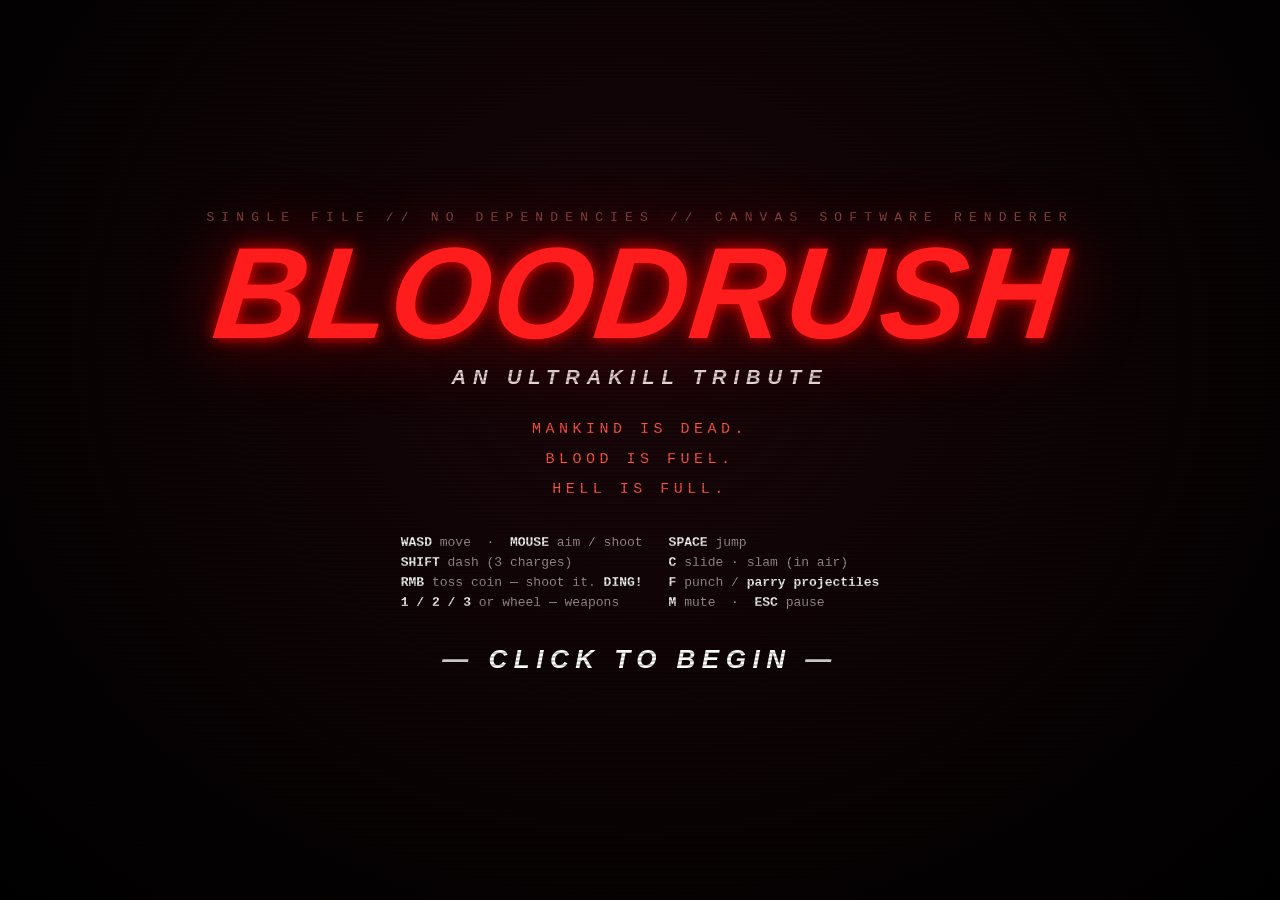
<file: games/ultrakill-clone/t4v6w1.html>
<!DOCTYPE html>
<html lang="en">
<head>
<meta charset="utf-8">
<meta name="viewport" content="width=device-width,initial-scale=1">
<title>BLOODRUSH — an ULTRAKILL tribute</title>
<link rel="icon" href="data:,">
<style>
  html,body{margin:0;height:100%;background:#000;overflow:hidden;cursor:crosshair}
  canvas{display:block}
  #world{position:fixed;inset:0;width:100vw;height:100vh;image-rendering:pixelated}
  #ui{position:fixed;inset:0;width:100vw;height:100vh}
  .ov{position:fixed;inset:0;display:flex;flex-direction:column;align-items:center;justify-content:center;
      background:radial-gradient(ellipse at 50% 38%,#1c060a 0%,#070203 68%,#000 100%);
      color:#c8bdbd;font-family:Consolas,'Courier New',monospace;z-index:10;user-select:none;text-align:center}
  .ov::before{content:'';position:absolute;inset:0;pointer-events:none;
      background:repeating-linear-gradient(0deg,transparent 0 2px,rgba(0,0,0,.22) 2px 4px)}
  .hide{display:none!important}
  .kicker{font-size:13px;letter-spacing:.55em;color:#8a4a4a;margin-bottom:10px}
  .title{font:italic 900 min(14vw,130px)/0.9 Impact,'Arial Black',sans-serif;color:#ff1c1c;letter-spacing:.01em;
      text-shadow:0 0 16px #d00,0 0 70px #800,5px 5px 0 #2a0000;transform:skew(-6deg);animation:flick 4s infinite}
  .subtitle{font:italic 700 min(2.6vw,20px) Impact,'Arial Black',sans-serif;color:#e8dede;letter-spacing:.35em;margin-top:14px}
  .tagline{margin-top:26px;font-size:15px;letter-spacing:.3em;color:#ff5544;line-height:2}
  .controls{margin-top:30px;display:grid;grid-template-columns:auto auto;gap:5px 26px;font-size:13px;color:#9b9090;text-align:left}
  .controls b{color:#eee;font-weight:700}
  .start{margin-top:34px;font:italic 700 26px Impact,'Arial Black',sans-serif;color:#fff;letter-spacing:.25em;animation:pulse 1.1s infinite}
  .best{margin-top:16px;font-size:12px;color:#6d5f5f;letter-spacing:.2em}
  .died{font:italic 900 min(15vw,140px)/0.9 Impact,'Arial Black',sans-serif;color:#ff1c1c;
      text-shadow:0 0 24px #d00,6px 6px 0 #250000;transform:skew(-6deg)}
  .stats{margin-top:30px;font-size:16px;line-height:2.1;letter-spacing:.15em;color:#cbbaba}
  .stats b{color:#ffdf5e}
  @keyframes pulse{0%,100%{opacity:1}50%{opacity:.25}}
  @keyframes flick{0%,100%{opacity:1}92%{opacity:1}93%{opacity:.6}94%{opacity:1}96%{opacity:.75}97%{opacity:1}}
</style>
</head>
<body>
<canvas id="world"></canvas>
<canvas id="ui"></canvas>

<div class="ov" id="menu">
  <div class="kicker">SINGLE FILE // NO DEPENDENCIES // CANVAS SOFTWARE RENDERER</div>
  <div class="title">BLOODRUSH</div>
  <div class="subtitle">AN&nbsp;ULTRAKILL&nbsp;TRIBUTE</div>
  <div class="tagline">MANKIND IS DEAD.<br>BLOOD IS FUEL.<br>HELL IS FULL.</div>
  <div class="controls">
    <span><b>WASD</b> move &nbsp;·&nbsp; <b>MOUSE</b> aim / shoot</span><span><b>SPACE</b> jump</span>
    <span><b>SHIFT</b> dash (3 charges)</span><span><b>C</b> slide · slam (in air)</span>
    <span><b>RMB</b> toss coin — shoot it. <b>DING!</b></span><span><b>F</b> punch / <b>parry projectiles</b></span>
    <span><b>1 / 2 / 3</b> or wheel — weapons</span><span><b>M</b> mute &nbsp;·&nbsp; <b>ESC</b> pause</span>
  </div>
  <div class="start">— CLICK TO BEGIN —</div>
  <div class="best" id="best"></div>
</div>

<div class="ov hide" id="pause">
  <div class="died" style="font-size:min(9vw,80px)">PAUSED</div>
  <div class="start">— CLICK TO RESUME —</div>
</div>

<div class="ov hide" id="dead">
  <div class="died">YOU DIED</div>
  <div class="stats" id="deadStats"></div>
  <div class="start">— CLICK TO TRY AGAIN —</div>
</div>

<script>
/* =====================================================================
   BLOODRUSH — a single-file ULTRAKILL tribute
   Software raycaster + procedural art + procedural audio. No deps.
   ===================================================================== */
'use strict';

// ---------- basics ----------
const RW = 480, RH = 270;                 // internal render resolution
const clamp = (v,a,b)=> v<a?a : v>b?b : v;
const lerp  = (a,b,t)=> a+(b-a)*t;
const hyp   = Math.hypot;
const TAU   = Math.PI*2;

function mulberry32(a){return function(){a|=0;a=a+0x6D2B79F5|0;let t=Math.imul(a^a>>>15,1|a);t=t+Math.imul(t^t>>>7,61|t)^t;return((t^t>>>14)>>>0)/4294967296}}
const rng = mulberry32(0xB100D);          // deterministic art
const rnd = Math.random;

const wcv = document.getElementById('world'), wg = wcv.getContext('2d');
const ucv = document.getElementById('ui'),    ug = ucv.getContext('2d');
wcv.width = RW; wcv.height = RH;
const fbImg = wg.createImageData(RW,RH);
const fb    = new Uint32Array(fbImg.data.buffer);   // 0xAABBGGRR (little endian)
const zbuf  = new Float32Array(RW);
let uiW=0, uiH=0, uiS=1;
function resize(){
  uiW = ucv.width  = window.innerWidth;
  uiH = ucv.height = window.innerHeight;
  uiS = uiH/1080;
}
window.addEventListener('resize', resize); resize();

const RGB = (r,g,b)=> (255<<24 | (b&255)<<16 | (g&255)<<8 | (r&255)) >>> 0;

// ---------- procedural textures ----------
const TS = 64; // wall/floor texture size
function texCanvas(w,h,fn){
  const c = document.createElement('canvas'); c.width=w; c.height=h;
  const g = c.getContext('2d'); fn(g,w,h);
  return new Uint32Array(g.getImageData(0,0,w,h).data.buffer);
}
function speckle(g,w,h,n,colors,amax){
  for(let i=0;i<n;i++){
    g.fillStyle = colors[(rng()*colors.length)|0];
    g.globalAlpha = rng()*amax;
    g.fillRect((rng()*w)|0,(rng()*h)|0,1+(rng()*2|0),1);
  }
  g.globalAlpha = 1;
}

// 1: blood brick
const TEX_BRICK = texCanvas(TS,TS,(g)=>{
  g.fillStyle='#191012'; g.fillRect(0,0,TS,TS);
  for(let row=0;row<8;row++){
    const off = (row%2)*8;
    for(let col=-1;col<5;col++){
      const x = col*16+off, y = row*8;
      const sh = .8+rng()*.35;
      g.fillStyle = `rgb(${(48*sh)|0},${(22*sh)|0},${(22*sh)|0})`;
      g.fillRect(x+1,y+1,14,6);
      g.fillStyle='rgba(255,120,120,.10)'; g.fillRect(x+1,y+1,14,1);
      g.fillStyle='rgba(0,0,0,.35)';       g.fillRect(x+1,y+6,14,1);
    }
  }
  speckle(g,TS,TS,340,['#000','#5c2222','#120808'],.5);
  // dripping blood streaks
  for(let i=0;i<4;i++){
    const x=(rng()*TS)|0, l=8+rng()*30;
    g.fillStyle='rgba(110,10,14,.55)'; g.fillRect(x,0,1+(rng()*2|0),l);
  }
});

// 2: hell-machine metal
const TEX_METAL = texCanvas(TS,TS,(g)=>{
  g.fillStyle='#20242c'; g.fillRect(0,0,TS,TS);
  for(let p=0;p<2;p++){
    const x=p*32;
    g.fillStyle='#272c36'; g.fillRect(x+2,2,28,60);
    g.fillStyle='rgba(255,255,255,.07)'; g.fillRect(x+2,2,28,2);
    g.fillStyle='rgba(0,0,0,.45)'; g.fillRect(x+2,60,28,2); g.fillRect(x,0,2,64);
    for(const ry of [6,32,56]){
      g.fillStyle='#3b4350'; g.fillRect(x+5,ry,3,3); g.fillRect(x+24,ry,3,3);
      g.fillStyle='#11141a'; g.fillRect(x+6,ry+1,1,1); g.fillRect(x+25,ry+1,1,1);
    }
  }
  speckle(g,TS,TS,260,['#000','#4a5261','#161a20'],.45);
  for(let i=0;i<5;i++){ // rust runs
    const x=(rng()*TS)|0, y=(rng()*30)|0;
    g.fillStyle='rgba(120,60,30,.35)'; g.fillRect(x,y,1,10+rng()*20);
  }
});

// 3: carved pillar with glowing sigil
const TEX_PILLAR = texCanvas(TS,TS,(g)=>{
  g.fillStyle='#17141a'; g.fillRect(0,0,TS,TS);
  g.fillStyle='#221d26'; g.fillRect(4,0,56,64);
  g.fillStyle='rgba(255,255,255,.06)'; g.fillRect(4,0,2,64); g.fillRect(58,0,2,64);
  g.fillStyle='#0d0b0f'; g.fillRect(10,6,44,52);
  g.fillStyle='#1c1720'; g.fillRect(12,8,40,48);
  // inverted-ish cross sigil, faint red glow
  g.fillStyle='#4a0d16'; g.fillRect(29,14,6,36); g.fillRect(21,22,22,6);
  g.fillStyle='#8c1424'; g.fillRect(30,15,4,34); g.fillRect(22,23,20,4);
  g.fillStyle='#ff3040'; g.fillRect(31,16,2,32); g.fillRect(23,24,18,2);
  speckle(g,TS,TS,220,['#000','#38303e'],.4);
});

const WALLTEX = [null, TEX_BRICK, TEX_METAL, TEX_PILLAR];

// floor: cracked dark flagstones
const TEX_FLOOR = texCanvas(TS,TS,(g)=>{
  g.fillStyle='#100c0c'; g.fillRect(0,0,TS,TS);
  for(let ty=0;ty<4;ty++)for(let tx=0;tx<4;tx++){
    const sh=.75+rng()*.4;
    g.fillStyle=`rgb(${(30*sh)|0},${(24*sh)|0},${(23*sh)|0})`;
    g.fillRect(tx*16+1,ty*16+1,14,14);
    g.fillStyle='rgba(0,0,0,.5)'; g.fillRect(tx*16,ty*16,16,1); g.fillRect(tx*16,ty*16,1,16);
  }
  speckle(g,TS,TS,420,['#000','#3a2e2c','#1a1210'],.5);
  for(let i=0;i<5;i++){ // old blood stains
    const x=rng()*TS, y=rng()*TS, r=2+rng()*5;
    g.fillStyle='rgba(90,8,12,.4)';
    g.beginPath(); g.arc(x,y,r,0,TAU); g.fill();
  }
});

// sky panorama: hell dusk, blood moon, spire skyline
const SKW=1024, SKH=220;
const TEX_SKY = texCanvas(SKW,SKH,(g)=>{
  const gr = g.createLinearGradient(0,0,0,SKH);
  gr.addColorStop(0,'#060309'); gr.addColorStop(.45,'#1d060f');
  gr.addColorStop(.8,'#4a0f16'); gr.addColorStop(1,'#6b1a1a');
  g.fillStyle=gr; g.fillRect(0,0,SKW,SKH);
  // streak clouds
  for(let i=0;i<70;i++){
    const y=SKH*.25+rng()*SKH*.6, w=40+rng()*180;
    g.fillStyle=`rgba(${120+rng()*80|0},${20+rng()*20|0},${25+rng()*20|0},${.05+rng()*.10})`;
    g.fillRect(rng()*SKW,y,w,1+rng()*3);
  }
  // blood moon
  const mx=SKW*.72,my=SKH*.42;
  const glow=g.createRadialGradient(mx,my,4,mx,my,70);
  glow.addColorStop(0,'rgba(255,60,50,.8)'); glow.addColorStop(1,'rgba(255,40,40,0)');
  g.fillStyle=glow; g.fillRect(mx-70,my-70,140,140);
  g.fillStyle='#ff4a3c'; g.beginPath(); g.arc(mx,my,20,0,TAU); g.fill();
  g.fillStyle='#d13228'; g.beginPath(); g.arc(mx-6,my+4,14,0,TAU); g.fill();
  g.fillStyle='rgba(0,0,0,.25)';
  g.beginPath(); g.arc(mx+7,my-5,5,0,TAU); g.arc(mx-4,my-8,3,0,TAU); g.fill();
  // jagged spire skyline along the bottom
  g.fillStyle='#050203';
  let h=20+rng()*20;
  for(let x=0;x<SKW;x++){
    if(rng()<.06) h=clamp(h+(rng()*26-13),6,58);
    if(rng()<.006) h=50+rng()*14; // tall spire
    g.fillRect(x,SKH-h,1,h);
  }
  // faint windows in the spires
  for(let i=0;i<160;i++){
    g.fillStyle=`rgba(255,${60+rng()*60|0},40,${.15+rng()*.4})`;
    g.fillRect(rng()*SKW,SKH-6-rng()*30,1,1);
  }
});

// ---------- sprite art (procedural pixel dudes) ----------
function makeSprite(w,h,fn){
  const c=document.createElement('canvas'); c.width=w; c.height=h;
  const g=c.getContext('2d'); fn(g);
  const data=new Uint32Array(g.getImageData(0,0,w,h).data.buffer);
  const white=new Uint32Array(data.length);
  for(let i=0;i<data.length;i++) white[i]= (data[i]>>>24) ? 0xffffffff : 0;
  return {data,white,w,h};
}
// block helper: draws on a 4px grid for pixel-art chunkiness
function bp(g,x,y,w,h,col){ g.fillStyle=col; g.fillRect(x*4,y*4,w*4,h*4); }

function husk(frame){ return makeSprite(52,60,(g)=>{
  const A='#8d8078', B='#5c534c', S='#3c3531', BL='#7a1010', E='#ff2a2a';
  const st = frame===1 ? 1 : 0;     // walk step
  const atk= frame===2;
  // legs
  bp(g,4-st,12,2,3,B); bp(g,7+st,12,2,3,S);
  // torso
  bp(g,3,6,7,6,A); bp(g,3,6,2,6,B);
  bp(g,5,8,2,2,BL); bp(g,8,10,1,2,BL);        // gore
  // arms
  if(atk){ bp(g,1,3,2,4,A); bp(g,10,3,2,4,A); bp(g,1,2,2,1,BL); bp(g,10,2,2,1,BL); }
  else   { bp(g,1,7,2,4,B); bp(g,10,7,2,4,A); }
  // head
  bp(g,4,2,5,4,A); bp(g,4,2,2,4,B);
  bp(g,5,3,1,1,E); bp(g,7,3,1,1,E);            // eyes
  bp(g,5,5,3,1,S);                              // jaw
});}
function shooter(frame){ return makeSprite(56,62,(g)=>{
  const A='#2c3a45', B='#1b2530', H='#43586a', E='#52e0ff', GN='#11161c';
  const st = frame===1?1:0, atk = frame===2;
  bp(g,4-st,12,2,3,B); bp(g,7+st,12,2,3,A);     // legs
  bp(g,3,6,7,7,A); bp(g,3,6,2,7,B);             // cloak
  bp(g,2,12,9,1,B);                             // cloak hem
  bp(g,4,1,5,5,H); bp(g,4,1,5,2,B);             // hood
  bp(g,6,3,2,1,E);                              // cyclops eye
  if(atk){ bp(g,9,6,4,1,GN); bp(g,12,5,1,3,GN); bp(g,13,6,1,1,E); } // aimed gun
  else   { bp(g,9,8,3,1,GN); bp(g,11,8,1,2,GN); }
  bp(g,1,7,2,4,B);                              // off arm
});}
function brute(frame){ return makeSprite(76,80,(g)=>{
  const A='#6e352a', B='#472018', P='#3a3f47', PD='#262a30', E='#ffa028', BL='#8c1010';
  const st = frame===1?1:0, atk = frame===2;
  bp(g,5-st,15,3,4,B); bp(g,10+st,15,3,4,A);    // legs
  bp(g,3,6,12,9,A); bp(g,3,6,3,9,B);            // huge torso
  bp(g,4,6,10,3,P); bp(g,4,6,10,1,PD);          // shoulder armor
  bp(g,7,10,4,3, atk?'#ffca4a':BL);              // chest core (glows on attack)
  if(atk){ bp(g,0,4,3,5,A); bp(g,15,4,3,5,A); bp(g,0,3,3,1,B); bp(g,15,3,3,1,B); }
  else   { bp(g,0,8,3,6,B); bp(g,15,8,3,6,A); } // tree-trunk arms
  bp(g,6,2,6,4,A); bp(g,6,2,2,4,B);             // head
  bp(g,7,3,1,1,E); bp(g,10,3,1,1,E);
  bp(g,6,5,6,1,PD);
});}

const SPR = {
  husk:    [husk(0),husk(1),husk(2)],
  shooter: [shooter(0),shooter(1),shooter(2)],
  brute:   [brute(0),brute(1),brute(2)],
};
// coin (2 spin frames)
SPR.coin = [
  makeSprite(14,14,(g)=>{ const r=g.createRadialGradient(5,5,1,7,7,7);
    r.addColorStop(0,'#fff2a8'); r.addColorStop(.5,'#ffd23e'); r.addColorStop(1,'#8f5c0c');
    g.fillStyle=r; g.beginPath(); g.arc(7,7,6,0,TAU); g.fill();
    g.fillStyle='rgba(255,255,255,.9)'; g.fillRect(4,3,2,2); }),
  makeSprite(14,14,(g)=>{ g.fillStyle='#c99a1e'; g.fillRect(5,1,4,12);
    g.fillStyle='#ffe98c'; g.fillRect(6,1,1,12); }),
];
// projectile orbs
function orb(col1,col2){ return makeSprite(18,18,(g)=>{
  const r=g.createRadialGradient(9,9,1,9,9,9);
  r.addColorStop(0,'#ffffff'); r.addColorStop(.35,col1); r.addColorStop(.8,col2); r.addColorStop(1,'rgba(0,0,0,0)');
  g.fillStyle=r; g.fillRect(0,0,18,18); });}
SPR.orbC = orb('#7ae8ff','rgba(30,120,200,.25)');
SPR.orbO = orb('#ffb050','rgba(200,60,10,.25)');
// spawn beacon
SPR.beacon = makeSprite(26,90,(g)=>{
  const r=g.createLinearGradient(0,0,0,90);
  r.addColorStop(0,'rgba(255,40,40,0)'); r.addColorStop(.7,'rgba(255,50,50,.5)'); r.addColorStop(1,'rgba(255,90,80,.9)');
  g.fillStyle=r; g.fillRect(8,0,10,90);
  g.fillStyle='rgba(255,160,150,.75)'; g.fillRect(12,10,2,80);
});
// blob shadow
SPR.shadow = makeSprite(24,8,(g)=>{
  const r=g.createRadialGradient(12,4,1,12,4,11);
  r.addColorStop(0,'rgba(0,0,0,.55)'); r.addColorStop(1,'rgba(0,0,0,0)');
  g.fillStyle=r; g.fillRect(0,0,24,8);
});

// ---------- map ----------
const MW=36, MH=30;
const MAPSRC = [
"####################################",
"#....s........................s...#",
"#..................................#",
"#...##..........MM..........##....#",
"#...#........................#....#",
"#.......P................P........#",
"#..................................#",
"#............M......M.............#",
"#..s...........................s..#",
"#..................................#",
"#..MM..........................MM.#",
"#..M............................M.#",
"#..........M..........M...........#",
"#....P......M..........M......P...#",
"#..................................#",
"#.s.....M......MPPM......M......s.#",
"#..................................#",
"#....P......M..........M......P...#",
"#...........M..........M..........#",
"#..M............................M.#",
"#..MM..........................MM.#",
"#..................................#",
"#..s...........................s..#",
"#............M......M.............#",
"#..................................#",
"#.......P................P........#",
"#...#........................#....#",
"#...##..........MM..........##....#",
"#..................................#",
"#....s...........@............s...#",
"####################################",
];
const MAP = new Uint8Array(MW*MH);
const SPAWNS = [];
let startX=MW/2, startY=MH-3;
for(let y=0;y<MH;y++){
  let row = (MAPSRC[y]||'').padEnd(MW,'.').slice(0,MW);
  for(let x=0;x<MW;x++){
    let ch = row[x];
    if(y===0||y===MH-1||x===0||x===MW-1) ch='#';
    let t=0;
    if(ch==='#') t=1; else if(ch==='M') t=2; else if(ch==='P') t=3;
    else if(ch==='s') SPAWNS.push({x:x+.5,y:y+.5});
    else if(ch==='@'){ startX=x+.5; startY=y+.5; }
    MAP[y*MW+x]=t;
  }
}
const tileAt = (x,y)=> (x<0||y<0||x>=MW||y>=MH) ? 1 : MAP[(y|0)*MW+(x|0)];
function blocked(x,y,r){
  for(let ty=(y-r)|0; ty<=(y+r)|0; ty++)
    for(let tx=(x-r)|0; tx<=(x+r)|0; tx++)
      if(tileAt(tx,ty)) return true;
  return false;
}
// move with wall sliding (axis separated)
function slideMove(e,dx,dy,r){
  if(!blocked(e.x+dx,e.y,r)) e.x+=dx;
  if(!blocked(e.x,e.y+dy,r)) e.y+=dy;
}
// grid line-of-sight
function los(x0,y0,x1,y1){
  const dx=x1-x0, dy=y1-y0, d=hyp(dx,dy);
  if(d<.001) return true;
  const steps=Math.ceil(d*3);
  for(let i=1;i<steps;i++){
    if(tileAt(x0+dx*i/steps, y0+dy*i/steps)) return false;
  }
  return true;
}

// ---------- audio ----------
const AU = { ac:null, master:null, noise:null, muted:false,
             mStep:0, mNext:0, bpm:152 };
function initAudio(){
  if(AU.ac) return;
  const ac = AU.ac = new (window.AudioContext||window.webkitAudioContext)();
  const master = AU.master = ac.createGain(); master.gain.value=.5;
  const comp = ac.createDynamicsCompressor();
  comp.threshold.value=-18; comp.ratio.value=6;
  master.connect(comp); comp.connect(ac.destination);
  const len=ac.sampleRate|0, buf=ac.createBuffer(1,len,ac.sampleRate);
  const ch=buf.getChannelData(0);
  for(let i=0;i<len;i++) ch[i]=Math.random()*2-1;
  AU.noise=buf;
  AU.mNext = ac.currentTime + .1;
}
function beep(type,f0,f1,dur,vol,when){
  if(!AU.ac||AU.muted) return;
  const ac=AU.ac, t=when||ac.currentTime;
  const o=ac.createOscillator(), g=ac.createGain();
  o.type=type; o.frequency.setValueAtTime(f0,t);
  if(f1) o.frequency.exponentialRampToValueAtTime(Math.max(f1,1),t+dur);
  g.gain.setValueAtTime(vol,t);
  g.gain.exponentialRampToValueAtTime(.0001,t+dur);
  o.connect(g); g.connect(AU.master);
  o.start(t); o.stop(t+dur+.02);
}
function hiss(dur,vol,f0,f1,type,when,q){
  if(!AU.ac||AU.muted) return;
  const ac=AU.ac, t=when||ac.currentTime;
  const s=ac.createBufferSource(); s.buffer=AU.noise; s.loop=true;
  const flt=ac.createBiquadFilter(); flt.type=type||'lowpass'; flt.Q.value=q||1;
  flt.frequency.setValueAtTime(f0,t);
  if(f1) flt.frequency.exponentialRampToValueAtTime(Math.max(f1,10),t+dur);
  const g=ac.createGain();
  g.gain.setValueAtTime(vol,t);
  g.gain.exponentialRampToValueAtTime(.0001,t+dur);
  s.connect(flt); flt.connect(g); g.connect(AU.master);
  s.start(t); s.stop(t+dur+.02);
}
const SFX = {
  shot(){ hiss(.14,.5,4200,300); beep('square',210,60,.09,.25); },
  shotgun(){ hiss(.3,.75,2600,120); beep('sine',110,35,.22,.7); },
  rail(){ beep('sawtooth',180,2200,.16,.3); hiss(.3,.6,6000,400); beep('sine',70,30,.3,.6); },
  ding(n){ const t=AU.ac?AU.ac.currentTime:0, f=2093*Math.pow(1.25,n||0);
           beep('sine',f,f,.4,.5,t); beep('sine',f*2,f*2,.2,.15,t); },
  coin(){ beep('square',1200,1800,.07,.12); },
  punch(){ hiss(.08,.5,900,200,'bandpass'); },
  parry(){ beep('square',700,1400,.12,.3); beep('sine',2400,2400,.3,.25); },
  dash(){ hiss(.18,.35,600,3000,'bandpass',0,2); },
  slam(){ hiss(.25,.7,3000,100); beep('sine',90,28,.3,.8); },
  jump(){ hiss(.08,.12,300,900,'bandpass'); },
  hurt(){ beep('sawtooth',160,60,.18,.4); hiss(.12,.3,800,200); },
  ehit(){ hiss(.06,.35,2500,600); },
  gib(){ hiss(.2,.5,1500,150); beep('square',300,50,.12,.2); },
  eshoot(){ beep('square',900,180,.16,.18); },
  rankup(r){ if(!AU.ac)return; const t=AU.ac.currentTime;
    for(let i=0;i<3;i++) beep('square',500*Math.pow(1.335,i+r*.5),0,.09,.18,t+i*.05); },
  wave(){ if(!AU.ac)return; const t=AU.ac.currentTime;
    beep('sawtooth',80,80,.4,.35,t); beep('sawtooth',120,120,.4,.25,t+.15); },
  die(){ if(!AU.ac)return; const t=AU.ac.currentTime;
    beep('sawtooth',300,40,1.2,.5,t); hiss(1,.4,2000,80,'lowpass',t); },
};
// driving little techno loop; extra layers arrive with intensity
const BASSRIFF=[0,0,3,0, 5,0,3,2, 0,0,3,0, 7,5,3,2];
const midi=(n)=>440*Math.pow(2,(n-69)/12);
function tickMusic(intensity){
  if(!AU.ac||AU.muted) return;
  const ac=AU.ac, spb=60/AU.bpm/4;
  while(AU.mNext < ac.currentTime+.15){
    const s=AU.mStep, t=AU.mNext;
    if(s%4===0 || s===14) { beep('sine',150,40,.13,.75,t); }               // kick
    if(s%8===4) { hiss(.12,.22,1800,900,'highpass',t); beep('sine',220,80,.08,.2,t); } // snare
    if(s%2===1) hiss(.035,.07,8000,8000,'highpass',t);                     // hat
    const bn=BASSRIFF[(s>>1)%16];
    if(s%2===0){ const f=midi(38+bn);                                      // D2 riff
      beep('sawtooth',f,f,.13,intensity>0?.20:.14,t); }
    if(intensity>=2 && s%4===2){ const f=midi(62+BASSRIFF[(s>>2)%16]);     // stabs at high style
      beep('square',f,f,.08,.07,t); }
    AU.mNext+=spb; AU.mStep=(AU.mStep+1)%32;
  }
}
</script>
<script>
'use strict';
// ---------- game state ----------
const RANKS = [
  {l:'D',  n:'DESTRUCTION', c:'#8fa3ad'},
  {l:'C',  n:'CHAOTIC',     c:'#4fd67c'},
  {l:'B',  n:'BRUTAL',      c:'#ffd23e'},
  {l:'A',  n:'ANARCHIC',    c:'#ff8f2b'},
  {l:'S',  n:'SUPREME',     c:'#ff4b3e'},
  {l:'SS', n:'SSADISTIC',   c:'#ff2e63'},
  {l:'SSS',n:'SSSHITSTORM', c:'#ff00a8'},
  {l:'ULTRAKILL', n:'', c:'#fff'},
];
const RANK_T = [1,120,260,420,600,800,1000,1250];

const G = {
  state:'menu',            // menu | play | pause | dead
  t:0, hitstop:0, slowmo:0,
  wave:0, waveState:'idle', waveT:0, spawnQ:0, spawnT:0, alive:0,
  enemies:[], projs:[], coins:[], parts:[], beams:[], fx:[], feed:[],
  meter:0, rank:-1, styleGrace:0,
  kills:0, score:0, combo:0, lastKillT:-9,
  shake:0, flashRed:0, flashGold:0, flashWhite:0, hitmark:0, hitmarkKill:0,
  runT:0,
};
const P = {
  x:startX, y:startY, z:0, vx:0, vy:0, vz:0,
  yaw:-Math.PI/2, pitch:0,
  hp:100, dead:false, inv:0,
  stam:3, dashT:0, dashX:0, dashY:0,
  sliding:false, slideX:0, slideY:0,
  slamming:false, slamJumpT:0, coyote:0,
  camH:.55, dip:0, dipV:0, bob:0, sway:0,
  wpn:0, cd:[0,0,0], coinN:4, coinT:0, punchT:0, punchCd:0,
  fireHeld:false, muzzle:0, pump:0,
};
let bestScore = 0;
try{ bestScore = +localStorage.getItem('bloodrush_best')||0; }catch(e){}
const bestEl=document.getElementById('best');
if(bestScore) bestEl.textContent='BEST STYLE SCORE — '+bestScore;

const ENEMY_DEF = {
  husk:   { hp:60,  spd:3.7, rad:.32, hgt:.72, wid:.62, touch:0,  cost:1,   sheet:'husk' },
  shooter:{ hp:90,  spd:2.9, rad:.32, hgt:.75, wid:.68, touch:0,  cost:2.5, sheet:'shooter' },
  brute:  { hp:340, spd:1.8, rad:.5,  hgt:1.0, wid:.95, touch:16, cost:6,   sheet:'brute' },
};

// ---------- style ----------
function addStyle(pts,label){
  G.meter=clamp(G.meter+pts,0,1400);
  G.styleGrace=.8;
  G.score+=pts;
  G.feed.unshift({txt:label,pts,t:0});
  if(G.feed.length>7) G.feed.pop();
  const r=rankFor(G.meter);
  if(r>G.rank){ G.rank=r; SFX.rankup(r); G.flashWhite=Math.min(.35,.15+r*.04); }
  else G.rank=r;
}
function rankFor(m){ let r=-1; for(let i=0;i<RANK_T.length;i++) if(m>=RANK_T[i]) r=i; return r; }
function updateStyle(dt){
  G.styleGrace-=dt;
  if(G.styleGrace<=0 && G.meter>0){
    G.meter=Math.max(0,G.meter-(16+Math.max(0,G.rank)*13)*dt);
  }
  G.rank=rankFor(G.meter);
  for(const f of G.feed) f.t+=dt;
  while(G.feed.length && G.feed[G.feed.length-1].t>3.2) G.feed.pop();
}

// ---------- particles ----------
function bloodBurst(x,y,z,n,big){
  for(let i=0;i<n;i++){
    const a=rnd()*TAU, sp=1.5+rnd()*4.5;
    G.parts.push({x,y,z:z+rnd()*.4, vx:Math.cos(a)*sp, vy:Math.sin(a)*sp,
      vz:1+rnd()*4.5, s:big&&i<4?.09:.035+rnd()*.03, life:.7+rnd()*.8,
      col:RGB(120+rnd()*100|0, 8+rnd()*15|0, 10+rnd()*15|0)});
  }
}
function puff(x,y,z,col,n){
  for(let i=0;i<n;i++){
    const a=rnd()*TAU, sp=.5+rnd()*2;
    G.parts.push({x,y,z:z+(rnd()-.3)*.2, vx:Math.cos(a)*sp, vy:Math.sin(a)*sp,
      vz:rnd()*2, s:.03+rnd()*.03, life:.3+rnd()*.3, col});
  }
}
function updateParts(dt){
  for(let i=G.parts.length-1;i>=0;i--){
    const p=G.parts[i];
    p.life-=dt;
    if(p.life<=0){ G.parts.splice(i,1); continue; }
    p.vz-=10*dt;
    p.x+=p.vx*dt; p.y+=p.vy*dt; p.z+=p.vz*dt;
    if(p.z<0){ p.z=0; p.vz*=-.3; p.vx*=.5; p.vy*=.5; }
    if(tileAt(p.x,p.y)){ p.vx*=-.4; p.vy*=-.4; p.x+=p.vx*dt*2; p.y+=p.vy*dt*2; }
  }
  if(G.parts.length>400) G.parts.splice(0,G.parts.length-400);
}

// heal: blood is fuel
function heal(n,sx,sy){
  if(P.dead) return;
  const before=P.hp;
  P.hp=clamp(P.hp+n,0,100);
  if(P.hp>before){
    for(let i=0;i<8;i++)
      G.fx.push({kind:'heal', x:sx??uiW*rnd(), y:sy??uiH*rnd(), t:0,
                 dx:(rnd()-.5)*400, dy:(rnd()-.5)*400});
  }
}

// ---------- combat ----------
function project(wx,wy,wz){ // world -> UI-canvas screen coords (null if behind)
  const relX=wx-P.x, relY=wy-P.y;
  const invDet=1/(C_planeX*C_dirY - C_dirX*C_planeY);
  const tx=invDet*(C_dirY*relX - C_dirX*relY);
  const ty=invDet*(-C_planeY*relX + C_planeX*relY);
  if(ty<.07) return null;
  const sx=(RW/2)*(1+tx/ty);
  const sy=C_horizon + (C_camH-wz)*RH/ty;
  return {x:sx/RW*uiW, y:sy/RH*uiH, d:ty};
}
function wallRayDist(x,y,dx,dy){
  let mapX=x|0, mapY=y|0;
  const ddx=Math.abs(1/dx), ddy=Math.abs(1/dy);
  let stepX,sdx,stepY,sdy,side=0;
  if(dx<0){stepX=-1;sdx=(x-mapX)*ddx}else{stepX=1;sdx=(mapX+1-x)*ddx}
  if(dy<0){stepY=-1;sdy=(y-mapY)*ddy}else{stepY=1;sdy=(mapY+1-y)*ddy}
  for(let i=0;i<80;i++){
    if(sdx<sdy){sdx+=ddx;mapX+=stepX;side=0}else{sdy+=ddy;mapY+=stepY;side=1}
    if(tileAt(mapX,mapY)) break;
  }
  return side? sdy-ddy : sdx-ddx;
}

function damageEnemy(e,dmg,tags){
  if(e.spawnT>0||e.dead) return;
  e.hp-=dmg; e.flash=.09;
  SFX.ehit();
  bloodBurst(e.x,e.y,e.hgt*.5,3);
  if(tags&&tags.knock){
    const d=hyp(e.x-P.x,e.y-P.y)||1;
    if(e.type!=='brute'){ e.kx+=((e.x-P.x)/d)*tags.knock; e.ky+=((e.y-P.y)/d)*tags.knock; }
  }
  if(tags&&tags.pop && e.type!=='brute' && e.z<=0){ e.z=.01; e.vz=tags.pop; }
  if(e.hp<=0) killEnemy(e,tags||{});
}
function killEnemy(e,tags){
  e.dead=true; G.alive--; G.kills++;
  const d=hyp(e.x-P.x,e.y-P.y);
  bloodBurst(e.x,e.y,e.hgt*.5, e.type==='brute'?26:14, true);
  SFX.gib();
  G.hitstop=Math.max(G.hitstop, e.type==='brute'?.09:.05);
  G.hitmarkKill=.18;
  // blood is fuel
  if(d<5.5){
    const sc=project(e.x,e.y,e.hgt*.5);
    heal(e.type==='brute'?35:18, sc&&sc.x, sc&&sc.y);
  }
  // style
  addStyle(e.type==='brute'?70:40,'KILL');
  if(tags.pointblank) addStyle(25,'POINT-BLANK');
  if(P.z>.15)         addStyle(30,'AERIAL');
  if(e.z>.1)          addStyle(30,'JUGGLE');
  if(P.sliding)       addStyle(20,'SLIDE KILL');
  if(tags.slam)       addStyle(80,'GROUND POUND');
  if(tags.rail)       addStyle(40,'RAILED');
  if(tags.parry)      addStyle(60,'RETURN TO SENDER');
  // multikill chain
  if(G.t-G.lastKillT<1.1){
    G.combo=Math.min(G.combo+1,6);
    addStyle(25*G.combo, ['','DOUBLE KILL','TRIPLE KILL','QUAD KILL','PENTA KILL','RAMPAGE','RAMPAGE'][G.combo]);
  } else G.combo=0;
  G.lastKillT=G.t;
}

function hitscan(ang,dmg,tags){
  const dx=Math.cos(ang), dy=Math.sin(ang);
  const wallD=wallRayDist(P.x,P.y,dx,dy);
  // coins take priority — DING!
  let coinHit=null, coinT=1e9;
  for(const c of G.coins){
    const rx=c.x-P.x, ry=c.y-P.y;
    const t=rx*dx+ry*dy;
    if(t>.3 && t<wallD){
      const perp=Math.abs(rx*dy-ry*dx);
      if(perp<.45 && t<coinT){ coinT=t; coinHit=c; }
    }
  }
  if(coinHit && !tags.noCoin){ ricoshot(coinHit); return {t:coinT, coin:true}; }
  // nearest enemy on the ray
  let best=null, bestT=1e9;
  for(const e of G.enemies){
    if(e.dead||e.spawnT>0) continue;
    const rx=e.x-P.x, ry=e.y-P.y;
    const t=rx*dx+ry*dy;
    if(t>.2 && t<wallD && t<bestT){
      const perp=Math.abs(rx*dy-ry*dx);
      if(perp<e.rad+.12){ bestT=t; best=e; }
    }
  }
  if(best){
    G.hitmark=.12;
    tags.pointblank = bestT<3 && tags.shotgun;
    bloodBurst(P.x+dx*bestT, P.y+dy*bestT, .5+rnd()*.3, 2);
    damageEnemy(best,dmg,tags);
    return {t:bestT, enemy:best};
  }
  // wall spark
  puff(P.x+dx*(wallD-.05), P.y+dy*(wallD-.05), .4+rnd()*.4, RGB(255,190,90), 3);
  return {t:wallD};
}

function ricoshot(coin){
  // chain through remaining coins, then strike the nearest visible enemy
  let cx=coin.x, cy=coin.y, cz=coin.z, hops=0;
  coin.dead=true;
  const pts=[{x:cx,y:cy,z:cz}];
  SFX.ding(0);
  let guard=8;
  while(guard--){
    let nc=null, nd=1e9;
    for(const c of G.coins){
      if(c.dead) continue;
      const d=hyp(c.x-cx,c.y-cy);
      if(d<nd && los(cx,cy,c.x,c.y)){ nd=d; nc=c; }
    }
    if(!nc) break;
    nc.dead=true; hops++;
    SFX.ding(hops);
    pts.push({x:nc.x,y:nc.y,z:nc.z});
    cx=nc.x; cy=nc.y; cz=nc.z;
  }
  let tgt=null, td=1e9;
  for(const e of G.enemies){
    if(e.dead||e.spawnT>0) continue;
    const d=hyp(e.x-cx,e.y-cy);
    if(d<td && los(cx,cy,e.x,e.y)){ td=d; tgt=e; }
  }
  if(tgt){
    pts.push({x:tgt.x,y:tgt.y,z:tgt.hgt*.6});
    addStyle(100+60*hops, hops?`CHAINSHOT x${hops+1}`:'RICOSHOT');
    damageEnemy(tgt, 80*(1+.5*hops), {rico:true});
  }
  for(let i=0;i<pts.length-1;i++)
    G.beams.push({p0:pts[i],p1:pts[i+1],t:0,life:.22,col:'#ffe066',w:3});
  if(pts.length===1 && !tgt) addStyle(25,'DING');
  G.flashGold=Math.max(G.flashGold,.25);
}

// ---------- weapons ----------
function fireRevolver(){
  P.cd[0]=.17; P.muzzle=.09;
  SFX.shot();
  G.shake=Math.min(G.shake+.6,3);
  const r=hitscan(P.yaw,34,{});
  const d=Math.min(r.t,24);
  G.beams.push({anchor:true, p1:{x:P.x+Math.cos(P.yaw)*d, y:P.y+Math.sin(P.yaw)*d, z:C_camH+(P.pitch/RH)*d}, t:0, life:.06, col:'#ffd9a0', w:2});
}
function fireShotgun(){
  P.cd[1]=.8; P.muzzle=.14; P.pump=1;
  SFX.shotgun();
  G.shake=Math.min(G.shake+2.2,4);
  for(let i=0;i<12;i++){
    const a=P.yaw+(rnd()-.5)*.14;
    hitscan(a, 11, {shotgun:true, knock:.8, pop: i===0?3.2:0, noCoin:i>0});
  }
}
function fireRail(){
  P.cd[2]=8; P.muzzle=.2;
  SFX.rail();
  G.shake=Math.min(G.shake+3,5);
  const dx=Math.cos(P.yaw), dy=Math.sin(P.yaw);
  const wallD=wallRayDist(P.x,P.y,dx,dy);
  let n=0;
  for(const e of G.enemies){
    if(e.dead||e.spawnT>0) continue;
    const rx=e.x-P.x, ry=e.y-P.y;
    const t=rx*dx+ry*dy;
    if(t>.2 && t<wallD && Math.abs(rx*dy-ry*dx)<e.rad+.25){
      damageEnemy(e,140,{rail:true, pop:2.5}); n++;
    }
  }
  if(n>1) addStyle(30*n,'PENETRATED x'+n);
  G.hitmark=n?.12:0;
  G.beams.push({anchor:true, p1:{x:P.x+dx*wallD, y:P.y+dy*wallD, z:C_camH+(P.pitch/RH)*wallD}, t:0, life:.28, col:'#5ad2ff', w:5});
  G.flashWhite=Math.max(G.flashWhite,.15);
}
function tossCoin(){
  if(P.coinN<1) return;
  P.coinN--; P.coinT=0;
  SFX.coin();
  const dx=Math.cos(P.yaw), dy=Math.sin(P.yaw);
  G.coins.push({x:P.x+dx*.6, y:P.y+dy*.6, z:C_camH-.1,
    vx:dx*3.2+P.vx*.4, vy:dy*3.2+P.vy*.4, vz:4.6, life:4, spin:0, dead:false});
}
function punch(){
  if(P.punchCd>0) return;
  P.punchCd=.45; P.punchT=.22;
  SFX.punch();
  const fx=Math.cos(P.yaw), fy=Math.sin(P.yaw);
  // parry a projectile first
  for(const pr of G.projs){
    if(pr.friendly||pr.dead) continue;
    const rx=pr.x-P.x, ry=pr.y-P.y, d=hyp(rx,ry);
    if(d<2.5 && (rx*fx+ry*fy)/Math.max(d,.01)>.35){
      pr.friendly=true; pr.dmg=55;
      let tgt=pr.owner&&!pr.owner.dead ? pr.owner : null;
      if(!tgt){ let td=1e9;
        for(const e of G.enemies){ if(e.dead||e.spawnT>0)continue;
          const dd=hyp(e.x-pr.x,e.y-pr.y); if(dd<td){td=dd;tgt=e;} } }
      const tx=tgt?tgt.x:pr.x+fx*10, ty2=tgt?tgt.y:pr.y+fy*10;
      const dd=hyp(tx-pr.x,ty2-pr.y)||1;
      pr.vx=(tx-pr.x)/dd*16; pr.vy=(ty2-pr.y)/dd*16;
      SFX.parry();
      heal(30);
      addStyle(100,'PARRY');
      G.flashGold=.4; G.hitstop=Math.max(G.hitstop,.07);
      return;
    }
  }
  // otherwise smack a nearby enemy
  for(const e of G.enemies){
    if(e.dead||e.spawnT>0) continue;
    const rx=e.x-P.x, ry=e.y-P.y, d=hyp(rx,ry);
    if(d<2.1 && (rx*fx+ry*fy)/Math.max(d,.01)>.5){
      damageEnemy(e,40,{knock:2.5,pop:2});
      addStyle(20,'FISTFUL OF DOLLAR');
      G.hitmark=.12;
      return;
    }
  }
}
function fireCurrent(){
  if(P.cd[P.wpn]>0) return;
  if(P.wpn===0) fireRevolver();
  else if(P.wpn===1) fireShotgun();
  else fireRail();
}

// ---------- player ----------
function damagePlayer(dmg,fx,fy){
  if(P.dead||P.inv>0||P.dashT>0) return;
  P.hp-=dmg; P.inv=.4;
  G.flashRed=1; G.shake=Math.min(G.shake+dmg*.12,5);
  G.meter*=.6; G.styleGrace=0;
  SFX.hurt();
  if(fx!==undefined){
    const d=hyp(P.x-fx,P.y-fy)||1;
    P.vx+=(P.x-fx)/d*4; P.vy+=(P.y-fy)/d*4;
  }
  if(P.hp<=0) die();
}
function die(){
  P.dead=true; P.hp=0;
  G.state='dead'; G.slowmo=1;
  SFX.die();
  if(AU.master) AU.master.gain.value=.18;
  document.exitPointerLock&&document.exitPointerLock();
  const s=document.getElementById('deadStats');
  const mm=(G.runT/60)|0, ss=(G.runT%60)|0;
  let bestRank = G.bestRank>=0 ? RANKS[G.bestRank].l : '—';
  s.innerHTML = `WAVE REACHED <b>${G.wave}</b> · KILLS <b>${G.kills}</b><br>`+
                `BEST RANK <b style="color:${G.bestRank>=0?RANKS[G.bestRank].c:'#888'}">${bestRank}</b> · `+
                `STYLE SCORE <b>${G.score}</b> · TIME <b>${mm}:${(''+ss).padStart(2,'0')}</b>`;
  if(G.score>bestScore){ bestScore=G.score;
    try{ localStorage.setItem('bloodrush_best',''+bestScore); }catch(e){}
    s.innerHTML += '<br><span style="color:#ffdf5e">NEW BEST!</span>';
  }
  setTimeout(()=>{ show('dead'); },700);
}

const keys={};
let mouseL=false;
function updatePlayer(dt){
  // timers
  P.inv-=dt; P.punchCd-=dt; P.punchT-=dt; P.muzzle-=dt;
  P.pump=Math.max(0,P.pump-dt*2.2);
  for(let i=0;i<3;i++) P.cd[i]=Math.max(0,P.cd[i]-dt);
  P.stam=Math.min(3,P.stam+dt/1.5);
  P.coinT+=dt; if(P.coinN<4 && P.coinT>3){ P.coinN++; P.coinT=0; }
  P.slamJumpT-=dt; P.coyote-=dt;

  const grounded = P.z<=0.0001;
  if(grounded) P.coyote=.12;

  // wish direction
  const fx=Math.cos(P.yaw), fy=Math.sin(P.yaw);
  const sx=-fy, sy=fx;
  let wx=0, wy=0;
  if(keys.KeyW){wx+=fx;wy+=fy} if(keys.KeyS){wx-=fx;wy-=fy}
  if(keys.KeyD){wx+=sx;wy+=sy} if(keys.KeyA){wx-=sx;wy-=sy}
  const wl=hyp(wx,wy); if(wl>0){wx/=wl;wy/=wl}

  // dash
  if(keys._dash && P.stam>=1 && P.dashT<=0){
    keys._dash=false; P.stam-=1; P.dashT=.14;
    P.dashX = wl>0?wx:fx; P.dashY = wl>0?wy:fy;
    P.sliding=false;
    SFX.dash();
  }
  keys._dash=false;

  // slide / slam
  const cHeld = keys.KeyC||keys.ControlLeft;
  if(cHeld && grounded && !P.sliding && !P.slamming){
    P.sliding=true;
    const l=hyp(P.vx,P.vy);
    if(wl>0){P.slideX=wx;P.slideY=wy}
    else if(l>.5){P.slideX=P.vx/l;P.slideY=P.vy/l}
    else {P.slideX=fx;P.slideY=fy}
    SFX.dash();
  }
  if(!cHeld) P.sliding=false;
  if(cHeld && !grounded && P.z>.4 && !P.slamming){
    P.slamming=true; P.sliding=false; P.vx=0; P.vy=0;
  }

  // horizontal motion
  const SPD=6.8;
  if(P.dashT>0){
    P.dashT-=dt;
    P.vx=P.dashX*23; P.vy=P.dashY*23;
    if(P.dashT<=0){ P.vx=P.dashX*SPD*1.15; P.vy=P.dashY*SPD*1.15; }
  } else if(P.sliding && grounded){
    P.vx=P.slideX*11.5; P.vy=P.slideY*11.5;
  } else if(grounded){
    if(wl>0){
      P.vx=lerp(P.vx,wx*SPD,Math.min(1,14*dt));
      P.vy=lerp(P.vy,wy*SPD,Math.min(1,14*dt));
    } else {
      const f=Math.max(0,1-11*dt); P.vx*=f; P.vy*=f;
    }
  } else if(!P.slamming){
    P.vx+=wx*26*dt; P.vy+=wy*26*dt;
    const l=hyp(P.vx,P.vy), cap=Math.max(SPD*1.15,l);
    if(l>cap){P.vx*=cap/l;P.vy*=cap/l}
  }

  // vertical
  if(keys._jump){
    keys._jump=false;
    if(P.coyote>0 && !P.slamming){
      P.vz = P.slamJumpT>0 ? 11.5 : 8.0;
      if(P.slamJumpT>0) addStyle(15,'SLAM STORAGE');
      P.z=Math.max(P.z,.001); P.coyote=0;
      if(P.sliding){ P.sliding=false; P.vx=P.slideX*12; P.vy=P.slideY*12; }
      SFX.jump();
    }
  }
  if(P.slamming){ P.vz=-30; }
  else if(P.dashT>0){ P.vz=0; }
  else P.vz-=24*dt;
  P.z+=P.vz*dt;
  if(P.z<=0){
    if(P.vz<-4){ P.dipV=P.vz*.02; }
    if(P.slamming){
      P.slamming=false; P.slamJumpT=.22;
      SFX.slam(); G.shake=Math.min(G.shake+3.5,5);
      puff(P.x,P.y,.1,RGB(160,120,90),14);
      let hitAny=false;
      for(const e of G.enemies){
        if(e.dead||e.spawnT>0) continue;
        const d=hyp(e.x-P.x,e.y-P.y);
        if(d<3.4){ hitAny=true; damageEnemy(e,75,{slam:true,pop:5,knock:2}); }
      }
      if(hitAny) G.hitstop=Math.max(G.hitstop,.06);
    }
    P.z=0; P.vz=0;
  }

  slideMove(P,P.vx*dt,P.vy*dt,.3);

  // camera feel
  P.dipV += -P.dip*180*dt - P.dipV*12*dt;
  P.dip += P.dipV*dt*60;
  const stand = P.sliding? .3 : .55;
  P.camH = lerp(P.camH, P.z+stand, Math.min(1,18*dt));
  const spd=hyp(P.vx,P.vy);
  P.bob += dt*spd*1.6*(grounded&&!P.sliding?1:0.2);

  // fire
  if(mouseL) fireCurrent();
}

// ---------- enemies ----------
function spawnEnemy(type,x,y){
  const d=ENEMY_DEF[type];
  G.enemies.push({type, x,y, z:0, vz:0, kx:0, ky:0,
    hp:d.hp*(1+G.wave*.03), spd:d.spd, rad:d.rad, hgt:d.hgt, wid:d.wid,
    spawnT:.8, dead:false, flash:0, walkT:rnd()*9,
    atkT:0, cool:1+rnd()*2, strafe:rnd()<.5?1:-1, strafeT:2+rnd()*2, losT:0, seen:false});
  G.alive++;
}
function updateEnemies(dt){
  const list=G.enemies;
  for(let i=list.length-1;i>=0;i--){
    const e=list[i];
    if(e.dead){ list.splice(i,1); continue; }
    if(e.spawnT>0){ e.spawnT-=dt; continue; }
    e.flash-=dt; e.walkT+=dt; e.cool-=dt;
    // knockback decay
    if(e.kx||e.ky){ slideMove(e,e.kx*dt*8,e.ky*dt*8,e.rad); e.kx*=Math.max(0,1-8*dt); e.ky*=Math.max(0,1-8*dt); }
    // airborne = helpless (juggle!)
    if(e.z>0||e.vz>0){
      e.vz-=20*dt; e.z+=e.vz*dt;
      if(e.z<=0){ e.z=0; e.vz=0; }
      continue;
    }
    const dx=P.x-e.x, dy=P.y-e.y, dist=hyp(dx,dy)||.001;
    const nx=dx/dist, ny=dy/dist;
    e.losT-=dt;
    if(e.losT<=0){ e.seen=los(e.x,e.y,P.x,P.y); e.losT=.25; }

    let mx=0,my=0;
    if(e.type==='husk'){
      if(e.atkT>0){
        e.atkT-=dt;
        mx=nx*e.spd*1.6; my=ny*e.spd*1.6;             // lunge
        if(e.atkT<=0 && dist<2.1 && !P.dead) damagePlayer(11+G.wave*.4,e.x,e.y);
      } else {
        mx=nx*e.spd; my=ny*e.spd;
        if(dist<1.5 && e.cool<=0){ e.atkT=.32; e.cool=1.1; e.flash=.3; }
      }
    }
    else if(e.type==='shooter'){
      e.strafeT-=dt;
      if(e.strafeT<=0){ e.strafe*=-1; e.strafeT=1.5+rnd()*2.5; }
      const want = dist>9?1 : dist<5?-1 : 0;
      mx = nx*want*e.spd + -ny*e.strafe*e.spd*.8;
      my = ny*want*e.spd +  nx*e.strafe*e.spd*.8;
      if(e.atkT>0){ e.atkT-=dt; mx=my=0;
        if(e.atkT<=0 && e.seen){
          SFX.eshoot();
          G.projs.push({x:e.x+nx*.4,y:e.y+ny*.4,vx:nx*7.5,vy:ny*7.5,
            dmg:12,owner:e,life:6,friendly:false,dead:false,orange:false});
        }
      } else if(e.cool<=0 && e.seen && dist<14){ e.atkT=.5; e.cool=2.1+rnd()*.8; }
    }
    else { // brute
      if(dist>7){ mx=nx*e.spd; my=ny*e.spd; }
      if(e.atkT>0){
        e.atkT-=dt;
        if(e.burst>0 && e.atkT<=e.burstNext){
          e.burst--; e.burstNext-=.16;
          const sp=.12*(e.burst-1);
          const a=Math.atan2(ny,nx)+sp;
          SFX.eshoot();
          G.projs.push({x:e.x+Math.cos(a)*.6,y:e.y+Math.sin(a)*.6,
            vx:Math.cos(a)*6.2,vy:Math.sin(a)*6.2,
            dmg:16,owner:e,life:7,friendly:false,dead:false,orange:true});
        }
      } else if(e.cool<=0 && e.seen && dist<13){
        e.atkT=.75; e.burst=3; e.burstNext=.45; e.cool=2.8; e.flash=.2;
      }
      if(dist<1.4 && e.cool>-1 && ENEMY_DEF.brute.touch && !P.dead && e.touchCd!==undefined&&e.touchCd>0){ e.touchCd-=dt; }
      if(dist<1.4){ e.touchCd=(e.touchCd??0)-dt;
        if(e.touchCd<=0){ e.touchCd=.9; damagePlayer(16,e.x,e.y); } }
    }
    // don't walk into the player or straight into walls
    if(!e.seen && dist>2){ // lost sight: try sliding along
      mx+= -ny*e.strafe*e.spd*.5; my+= nx*e.strafe*e.spd*.5;
    }
    if(dist<e.rad+.5 && e.type!=='brute'){ mx*=.2; my*=.2; }
    slideMove(e,mx*dt,my*dt,e.rad);
    // separation
    for(const o of list){
      if(o===e||o.dead||o.spawnT>0) continue;
      const ox=e.x-o.x, oy=e.y-o.y, od=hyp(ox,oy);
      if(od>0.01 && od<e.rad+o.rad+.1){
        e.x+=ox/od*dt*1.5; e.y+=oy/od*dt*1.5;
      }
    }
  }
}

// ---------- projectiles & coins ----------
function updateProjs(dt){
  for(let i=G.projs.length-1;i>=0;i--){
    const p=G.projs[i];
    p.life-=dt;
    p.x+=p.vx*dt; p.y+=p.vy*dt;
    let kill=p.life<=0;
    if(tileAt(p.x,p.y)){ puff(p.x-p.vx*dt,p.y-p.vy*dt,.5,RGB(120,200,255),4); kill=true; }
    else if(p.friendly){
      for(const e of G.enemies){
        if(e.dead||e.spawnT>0) continue;
        if(hyp(e.x-p.x,e.y-p.y)<e.rad+.25){ damageEnemy(e,p.dmg,{parry:true,pop:2}); kill=true; break; }
      }
    } else if(!P.dead && P.z<0.9 && hyp(P.x-p.x,P.y-p.y)<.45){
      damagePlayer(p.dmg,p.x,p.y); kill=true;
    }
    if(kill) G.projs.splice(i,1);
  }
  for(let i=G.coins.length-1;i>=0;i--){
    const c=G.coins[i];
    c.life-=dt; c.spin+=dt*10;
    c.vz-=9.5*dt;
    c.x+=c.vx*dt; c.y+=c.vy*dt; c.z+=c.vz*dt;
    if(tileAt(c.x,c.y)){ c.x-=c.vx*dt; c.y-=c.vy*dt; c.vx*=-.4; c.vy*=-.4; }
    if(c.dead||c.life<=0||c.z<0) G.coins.splice(i,1);
  }
  for(let i=G.beams.length-1;i>=0;i--){
    const b=G.beams[i]; b.t+=dt;
    if(b.t>b.life) G.beams.splice(i,1);
  }
}

// ---------- waves ----------
function startWave(){
  G.wave++;
  G.waveState='intro'; G.waveT=2.0;
  G.spawnQ = 4 + Math.round(G.wave*2.2);
  G.spawnT=.5;
  SFX.wave();
}
function pickType(){
  const w=G.wave;
  const r=rnd();
  if(w>=4 && r<.14) return 'brute';
  if(w>=2 && r<.45) return 'shooter';
  return 'husk';
}
function updateWaves(dt){
  G.waveT-=dt;
  if(G.waveState==='intro'){
    if(G.waveT<=0) G.waveState='fight';
  } else if(G.waveState==='fight'){
    const maxAlive=Math.min(4+G.wave,13);
    G.spawnT-=dt;
    if(G.spawnQ>0 && G.alive<maxAlive && G.spawnT<=0){
      G.spawnT = Math.max(.5, 1.5-G.wave*.08);
      // pick a spawn point away from the player
      let s=null;
      for(let tries=0;tries<10;tries++){
        const c=SPAWNS[(rnd()*SPAWNS.length)|0];
        if(hyp(c.x-P.x,c.y-P.y)>7){ s=c; break; }
        s=c;
      }
      const type=pickType();
      G.spawnQ -= Math.max(1,ENEMY_DEF[type].cost*.9)|0 || 1;
      G.spawnQ -= 0;
      spawnEnemy(type, s.x+(rnd()-.5)*.6, s.y+(rnd()-.5)*.6);
    }
    if(G.spawnQ<=0 && G.alive<=0){
      G.waveState='clear'; G.waveT=2.6;
      addStyle(200,'WAVE CLEAR');
      heal(30);
      SFX.wave();
    }
  } else if(G.waveState==='clear'){
    if(G.waveT<=0) startWave();
  }
}
</script>
<script>
'use strict';
// ---------- camera ----------
let C_dirX=0, C_dirY=-1, C_planeX=.889, C_planeY=0, C_horizon=RH>>1, C_camH=.55;
const FOGD=26, FR=22, FG=6, FB=10;   // fog distance & colour
function updateCamera(){
  const yaw = P.yaw + (rnd()-.5)*G.shake*.012;
  C_dirX=Math.cos(yaw); C_dirY=Math.sin(yaw);
  const pl=.889*(1+(P.dashT>0?.13:0)+(P.sliding?.06:0));
  C_planeX=-C_dirY*pl; C_planeY=C_dirX*pl;
  C_horizon=Math.round(RH/2 + P.pitch + P.dip*70 + (rnd()-.5)*G.shake*5);
  C_camH=clamp(P.camH,.12,1.22);
}

// ---------- world render ----------
function render(){
  const horizon=C_horizon;
  // --- sky (columns above horizon) ---
  const yEndSky=clamp(horizon,0,RH);
  for(let x=0;x<RW;x++){
    const cameraX=2*x/RW-1;
    const rdx=C_dirX+C_planeX*cameraX, rdy=C_dirY+C_planeY*cameraX;
    const ang=Math.atan2(rdy,rdx);
    let u=((ang/TAU)*SKW*1.5)|0; u=((u%SKW)+SKW)%SKW;
    for(let y=0;y<yEndSky;y++){
      const dv=((horizon-y)*.85)|0;
      const v=SKH-1-(dv<SKH?dv:SKH-1);
      fb[y*RW+x]=TEX_SKY[v*SKW+u];
    }
  }
  // --- floor (rows below horizon) ---
  const rdx0=C_dirX-C_planeX, rdy0=C_dirY-C_planeY;
  const rdx1=C_dirX+C_planeX, rdy1=C_dirY+C_planeY;
  for(let y=Math.max(0,horizon+1);y<RH;y++){
    const p=y-horizon;
    const rowDist=C_camH*RH/p;
    let fx=P.x+rowDist*rdx0, fy=P.y+rowDist*rdy0;
    const stepX=rowDist*(rdx1-rdx0)/RW, stepY=rowDist*(rdy1-rdy0)/RW;
    let fA=(clamp(rowDist/FOGD,0,1)*256)|0; const iA=256-fA;
    const o=y*RW;
    for(let x=0;x<RW;x++){
      const tx=(((fx+1024)*TS)|0)&63, ty=(((fy+1024)*TS)|0)&63;
      const tc=TEX_FLOOR[ty*TS+tx];
      fb[o+x]= (255<<24) |
        (((((tc>>>16)&255)*iA+FB*fA)>>8)<<16) |
        (((((tc>>>8)&255)*iA+FG*fA)>>8)<<8) |
        (((tc&255)*iA+FR*fA)>>8);
      fx+=stepX; fy+=stepY;
    }
  }
  // --- walls ---
  for(let x=0;x<RW;x++){
    const cameraX=2*x/RW-1;
    const rdx=C_dirX+C_planeX*cameraX, rdy=C_dirY+C_planeY*cameraX;
    let mapX=P.x|0, mapY=P.y|0, side=0, tile=1;
    const ddx=Math.abs(1/rdx), ddy=Math.abs(1/rdy);
    let stepX,sdx,stepY,sdy;
    if(rdx<0){stepX=-1;sdx=(P.x-mapX)*ddx}else{stepX=1;sdx=(mapX+1-P.x)*ddx}
    if(rdy<0){stepY=-1;sdy=(P.y-mapY)*ddy}else{stepY=1;sdy=(mapY+1-P.y)*ddy}
    for(let i=0;i<90;i++){
      if(sdx<sdy){sdx+=ddx;mapX+=stepX;side=0}else{sdy+=ddy;mapY+=stepY;side=1}
      tile=tileAt(mapX,mapY);
      if(tile) break;
    }
    const dist=Math.max(.02, side? sdy-ddy : sdx-ddx);
    zbuf[x]=dist;
    let wallX= side? P.x+dist*rdx : P.y+dist*rdy;
    wallX-=Math.floor(wallX);
    let texX=(wallX*TS)|0;
    if((side===0&&rdx>0)||(side===1&&rdy<0)) texX=TS-texX-1;
    const lineH=RH/dist;
    const top=horizon-(1-C_camH)*lineH, bot=horizon+C_camH*lineH;
    const y0=Math.max(0,Math.ceil(top)), y1=Math.min(RH-1,bot|0);
    if(y1<y0) continue;
    const step=TS/(bot-top);
    let texPos=(y0-top)*step;
    const light= side?178:256;
    let fA=(clamp(dist/FOGD,0,1)*256)|0; const iA=256-fA;
    const tex=WALLTEX[tile]||TEX_BRICK;
    for(let y=y0;y<=y1;y++){
      let ty=texPos|0; if(ty>63)ty=63;
      texPos+=step;
      const tc=tex[ty*TS+texX];
      const r=((tc&255)*light)>>8, g=(((tc>>>8)&255)*light)>>8, b=(((tc>>>16)&255)*light)>>8;
      fb[y*RW+x]= (255<<24) |
        (((b*iA+FB*fA)>>8)<<16) | (((g*iA+FG*fA)>>8)<<8) | ((r*iA+FR*fA)>>8);
    }
  }
  // --- sprites ---
  const items=[];
  for(const e of G.enemies){
    if(e.dead) continue;
    if(e.spawnT>0){
      items.push({tex:SPR.beacon, x:e.x,y:e.y,z:0, hgt:1.5, wid:.5, d2:0});
      continue;
    }
    items.push({tex:SPR.shadow, x:e.x,y:e.y,z:0, hgt:.07, wid:e.wid*.95, d2:0});
    const sheet=SPR[ENEMY_DEF[e.type].sheet];
    const f = e.atkT>0 ? sheet[2] : sheet[(e.walkT*5|0)%2];
    items.push({tex:f, white:e.flash>0, x:e.x,y:e.y,z:e.z, hgt:e.hgt, wid:e.wid, d2:0});
  }
  for(const c of G.coins)
    items.push({tex:SPR.coin[(c.spin|0)%2], x:c.x,y:c.y,z:c.z, hgt:.16, wid:.16, d2:0});
  for(const pr of G.projs)
    items.push({tex:pr.friendly?SPR.coin[0]:(pr.orange?SPR.orbO:SPR.orbC),
                x:pr.x,y:pr.y,z:.35, hgt:.3, wid:.3, d2:0});
  for(const it of items){ const rx=it.x-P.x, ry=it.y-P.y; it.d2=rx*rx+ry*ry; }
  items.sort((a,b)=>b.d2-a.d2);
  const invDet=1/(C_planeX*C_dirY - C_dirX*C_planeY);
  for(const it of items){
    const relX=it.x-P.x, relY=it.y-P.y;
    const tx=invDet*(C_dirY*relX - C_dirX*relY);
    const ty=invDet*(-C_planeY*relX + C_planeX*relY);
    if(ty<.1) continue;
    const sx=(RW/2)*(1+tx/ty);
    const fullH=RH/ty;
    const h=fullH*it.hgt, w=fullH*it.wid;
    if(h<1||w<1) continue;
    const feet=horizon+(C_camH-it.z)*fullH;
    const top=feet-h, left=sx-w/2;
    const x0=Math.max(0,Math.ceil(left)), x1=Math.min(RW-1,(left+w)|0);
    const y0=Math.max(0,Math.ceil(top)), y1=Math.min(RH-1,feet|0);
    if(x1<x0||y1<y0) continue;
    const data=it.white?it.tex.white:it.tex.data;
    const tw=it.tex.w, th=it.tex.h;
    const sTX=tw/w, sTY=th/h;
    let fA=(clamp(ty/FOGD,0,1)*256)|0; const iA=256-fA;
    for(let x=x0;x<=x1;x++){
      if(zbuf[x]<=ty) continue;
      let txx=((x-left)*sTX)|0; if(txx>=tw)txx=tw-1;
      for(let y=y0;y<=y1;y++){
        let tyy=((y-top)*sTY)|0; if(tyy>=th)tyy=th-1;
        const tc=data[tyy*tw+txx];
        const a=tc>>>24;
        if(!a) continue;
        let r=tc&255, g=(tc>>>8)&255, b=(tc>>>16)&255;
        r=(r*iA+FR*fA)>>8; g=(g*iA+FG*fA)>>8; b=(b*iA+FB*fA)>>8;
        const o=y*RW+x;
        if(a<255){
          const dc=fb[o], na=255-a;
          r=(r*a+(dc&255)*na)>>8; g=(g*a+((dc>>>8)&255)*na)>>8; b=(b*a+((dc>>>16)&255)*na)>>8;
        }
        fb[o]=(255<<24)|(b<<16)|(g<<8)|r;
      }
    }
  }
  // --- particles ---
  for(const p of G.parts){
    const relX=p.x-P.x, relY=p.y-P.y;
    const tx=invDet*(C_dirY*relX - C_dirX*relY);
    const ty=invDet*(-C_planeY*relX + C_planeX*relY);
    if(ty<.15) continue;
    const sx=((RW/2)*(1+tx/ty))|0;
    if(sx<0||sx>=RW||zbuf[sx]<=ty) continue;
    const sy=(C_horizon+(C_camH-p.z)*RH/ty)|0;
    const s=Math.max(1,(p.s*RH/ty)|0);
    for(let yy=sy;yy<sy+s;yy++){
      if(yy<0||yy>=RH) continue;
      for(let xx=sx;xx<sx+s;xx++){
        if(xx<0||xx>=RW) continue;
        fb[yy*RW+xx]=p.col;
      }
    }
  }
  wg.putImageData(fbImg,0,0);
}

// ---------- viewmodels (crisp vector guns on the UI canvas) ----------
let swayX=0, swayY=0;
function muzzleScreen(){ return {x:uiW*.60, y:uiH*.80}; }
function drawViewmodel(){
  const s=uiS*2.1;
  const bobX=Math.sin(P.bob)*12*uiS, bobY=Math.abs(Math.cos(P.bob))*9*uiS;
  const slide=P.sliding?46*uiS:0;
  const gx=uiW*.68+bobX+swayX*uiS, gy=uiH*.98+bobY+slide+swayY*uiS;
  ug.save();
  ug.translate(gx,gy);
  ug.rotate(-.56 + swayX*.0006);
  ug.scale(s,s);
  if(P.wpn===0) gunRevolver();
  else if(P.wpn===1) gunShotgun();
  else gunRail();
  ug.restore();
  // punch fist
  if(P.punchT>0){
    const t=P.punchT/.22;
    ug.save();
    ug.translate(uiW*(.18+(1-t)*.16), uiH*(.85-(1-t)*.12));
    ug.rotate(-.4+t*.8);
    ug.scale(uiS*2.4,uiS*2.4);
    ug.fillStyle='#c8b39a'; ug.beginPath(); ug.arc(0,0,26,0,TAU); ug.fill();
    ug.fillStyle='#a08668'; ug.fillRect(-14,10,28,40);
    ug.fillStyle='#6e5949'; ug.fillRect(-16,-8,8,18);
    ug.restore();
  }
}
function barrelGrad(x0,x1){
  const g=ug.createLinearGradient(0,x0,0,x1);
  g.addColorStop(0,'#4a4f58'); g.addColorStop(.4,'#23262c'); g.addColorStop(1,'#0b0c0f');
  return g;
}
function muzzleFlash(x,y,scale,max){
  if(P.muzzle<=0) return;
  const a=clamp(P.muzzle/max,0,1);
  ug.save(); ug.globalCompositeOperation='lighter'; ug.globalAlpha=a;
  const g=ug.createRadialGradient(x,y,2,x,y,40*scale);
  g.addColorStop(0,'#fff8d0'); g.addColorStop(.4,'#ffb43c'); g.addColorStop(1,'rgba(255,90,20,0)');
  ug.fillStyle=g;
  ug.beginPath(); ug.arc(x,y,40*scale,0,TAU); ug.fill();
  ug.fillStyle='#fff2b0';
  for(let i=0;i<5;i++){
    const an=i/5*TAU+.5;
    ug.beginPath();
    ug.moveTo(x,y);
    ug.lineTo(x+Math.cos(an)*46*scale, y+Math.sin(an)*46*scale*.5);
    ug.lineTo(x+Math.cos(an+.35)*14*scale, y+Math.sin(an+.35)*14*scale);
    ug.fill();
  }
  ug.restore();
}
function gunRevolver(){
  const rec=P.cd[0]/.17;
  ug.translate(rec*10, rec*22); ug.rotate(rec*.22);
  ug.fillStyle=barrelGrad(-16,8);
  ug.fillRect(-160,-16,128,24);                       // barrel
  ug.fillStyle='rgba(255,255,255,.15)'; ug.fillRect(-160,-16,128,3);
  ug.fillStyle='#37e0d8'; ug.fillRect(-150,-4,100,3); // teal charge strip
  ug.fillStyle='rgba(55,224,216,.35)'; ug.fillRect(-150,-7,100,9);
  ug.fillStyle='#191b1f';                              // cylinder
  ug.beginPath(); ug.arc(-16,0,24,0,TAU); ug.fill();
  ug.fillStyle='#0a0b0d';
  for(let i=0;i<4;i++){ ug.beginPath(); ug.arc(-16+Math.cos(i*1.57)*11, Math.sin(i*1.57)*11, 4.5,0,TAU); ug.fill(); }
  ug.fillStyle='#23262c'; ug.fillRect(2,-22,16,20);    // hammer
  ug.fillStyle='#3a2418';                              // grip
  ug.beginPath();
  ug.moveTo(8,4); ug.lineTo(46,10); ug.lineTo(58,64); ug.lineTo(28,68); ug.lineTo(6,22);
  ug.closePath(); ug.fill();
  ug.fillStyle='rgba(0,0,0,.35)'; ug.fillRect(8,4,10,50);
  muzzleFlash(-166,-4,1,.09);
}
function gunShotgun(){
  const rec=P.cd[1]/.8, pump=Math.sin(P.pump*Math.PI)*22;
  ug.translate(rec*16, rec*30); ug.rotate(rec*.3);
  ug.fillStyle=barrelGrad(-24,10);
  ug.fillRect(-190,-24,160,20);                        // top barrel
  ug.fillRect(-190,-2,160,16);                         // under barrel
  ug.fillStyle='rgba(255,255,255,.12)'; ug.fillRect(-190,-24,160,3);
  ug.fillStyle='#4a2f16';                              // pump
  ug.fillRect(-140+pump,-4,52,26);
  ug.fillStyle='#2c1b0c'; ug.fillRect(-140+pump,16,52,6);
  ug.fillStyle='#ff7a1e'; ug.fillRect(-70,-20,34,4);   // heat strip
  ug.fillStyle='rgba(255,122,30,.3)'; ug.fillRect(-70,-23,34,10);
  ug.fillStyle='#23262c'; ug.fillRect(-34,-26,44,44);  // receiver
  ug.fillStyle='#3a2418';
  ug.beginPath();
  ug.moveTo(6,0); ug.lineTo(50,10); ug.lineTo(62,66); ug.lineTo(30,70); ug.lineTo(2,20);
  ug.closePath(); ug.fill();
  muzzleFlash(-198,-8,1.5,.14);
}
function gunRail(){
  const chg=1-P.cd[2]/8;
  const rec=Math.max(0,1-(8-P.cd[2])*4)* (P.cd[2]>0?1:0);
  ug.translate(rec*20, rec*34); ug.rotate(rec*.3);
  ug.fillStyle=barrelGrad(-26,12);
  ug.fillRect(-180,-26,150,40);                        // slab body
  ug.fillStyle='rgba(255,255,255,.1)'; ug.fillRect(-180,-26,150,4);
  ug.fillStyle='#0b0c0f'; ug.fillRect(-186,-14,10,16); // muzzle block
  for(let i=0;i<3;i++){                                // coils
    const cx=-140+i*44;
    ug.strokeStyle=`rgba(90,210,255,${.15+chg*.85})`;
    ug.lineWidth=6;
    ug.beginPath(); ug.arc(cx,-6,17,0,TAU); ug.stroke();
  }
  if(chg>=1){
    ug.save(); ug.globalCompositeOperation='lighter';
    ug.globalAlpha=.35+.25*Math.sin(G.t*10);
    ug.fillStyle='#5ad2ff'; ug.fillRect(-180,-12,150,12);
    ug.restore();
  }
  ug.fillStyle='#23262c'; ug.fillRect(-20,-30,36,48);
  ug.fillStyle='#3a2418';
  ug.beginPath();
  ug.moveTo(8,6); ug.lineTo(48,14); ug.lineTo(58,66); ug.lineTo(28,70); ug.lineTo(4,24);
  ug.closePath(); ug.fill();
  muzzleFlash(-190,-6,1.4,.2);
}

// ---------- HUD ----------
const WPN_NAMES=['REVOLVER','SHOTGUN','RAILCANNON'];
function drawUI(){
  ug.setTransform(1,0,0,1,0,0);
  ug.clearRect(0,0,uiW,uiH);
  const s=uiS;

  // beams & tracers
  for(const b of G.beams){
    const a=1-b.t/b.life;
    const p1=project(b.p1.x,b.p1.y,b.p1.z);
    if(!p1) continue;
    let x0,y0;
    if(b.anchor){ const m=muzzleScreen(); x0=m.x; y0=m.y; }
    else { const p0=project(b.p0.x,b.p0.y,b.p0.z); if(!p0) continue; x0=p0.x; y0=p0.y; }
    ug.save();
    ug.globalAlpha=a; ug.strokeStyle=b.col; ug.lineWidth=b.w*s*(0.5+a);
    ug.shadowColor=b.col; ug.shadowBlur=14*s;
    ug.beginPath(); ug.moveTo(x0,y0); ug.lineTo(p1.x,p1.y); ug.stroke();
    ug.restore();
  }
  // heal streaks — blood flying into you
  for(let i=G.fx.length-1;i>=0;i--){
    const f=G.fx[i]; f.t+=1/60;
    const t=f.t/.4;
    if(t>=1){ G.fx.splice(i,1); continue; }
    const x=lerp(f.x+f.dx*t*(1-t),uiW/2,t*t), y=lerp(f.y+f.dy*t*(1-t),uiH/2,t*t);
    ug.globalAlpha=1-t;
    ug.fillStyle='#e02020';
    ug.fillRect(x,y,5*s,5*s);
  }
  ug.globalAlpha=1;

  drawViewmodel();

  if(G.state==='play'||G.state==='pause'){
    // ---- bottom-left: vitals ----
    const px=36*s, py=uiH-40*s;
    ug.fillStyle='rgba(0,0,0,.45)';
    ug.fillRect(px-14*s,py-96*s,330*s,120*s);
    ug.fillStyle=P.hp<30?(Math.sin(G.t*12)>0?'#ff2020':'#7a0f0f'):'#ff3b30';
    ug.font=`italic 900 ${64*s}px Impact,'Arial Black',sans-serif`;
    ug.textAlign='left'; ug.textBaseline='alphabetic';
    ug.fillText(''+Math.max(0,Math.ceil(P.hp)), px, py-14*s);
    ug.fillStyle='#30070a'; ug.fillRect(px+118*s,py-44*s,180*s,16*s);
    ug.fillStyle='#ff2a24'; ug.fillRect(px+118*s,py-44*s,180*s*clamp(P.hp/100,0,1),16*s);
    ug.fillStyle='rgba(255,255,255,.25)'; ug.fillRect(px+118*s,py-44*s,180*s*clamp(P.hp/100,0,1),3*s);
    // stamina pips
    for(let i=0;i<3;i++){
      const f=clamp(P.stam-i,0,1);
      ug.fillStyle='#0a2a2c'; ug.fillRect(px+118*s+i*62*s,py-18*s,56*s,12*s);
      ug.fillStyle=f>=1?'#37e0d8':'#1b6e6a';
      ug.fillRect(px+118*s+i*62*s,py-18*s,56*s*f,12*s);
    }
    ug.font=`bold ${15*s}px Consolas,monospace`;
    ug.fillStyle='#c9bdbd';
    ug.fillText('BLOOD',px+118*s,py-52*s);
    ug.fillText('STAMINA',px+118*s,py-26*s);

    // ---- bottom-right: weapon ----
    ug.textAlign='right';
    ug.fillStyle='rgba(0,0,0,.45)';
    ug.fillRect(uiW-320*s,uiH-116*s,290*s,86*s);
    ug.fillStyle='#e8dede';
    ug.font=`italic 700 ${30*s}px Impact,'Arial Black',sans-serif`;
    ug.fillText(WPN_NAMES[P.wpn], uiW-52*s, uiH-78*s);
    ug.font=`bold ${13*s}px Consolas,monospace`;
    ug.fillStyle='#8d8080';
    ug.fillText('['+(P.wpn+1)+'/3]  RMB = COIN', uiW-52*s, uiH-56*s);
    if(P.wpn===2){
      const chg=1-P.cd[2]/8;
      ug.fillStyle='#0a2030'; ug.fillRect(uiW-300*s,uiH-46*s,248*s,10*s);
      ug.fillStyle=chg>=1?'#5ad2ff':'#2a7898';
      ug.fillRect(uiW-300*s,uiH-46*s,248*s*chg,10*s);
    } else {
      for(let i=0;i<4;i++){
        ug.fillStyle= i<P.coinN ? '#ffd23e' : '#4a3a12';
        ug.beginPath(); ug.arc(uiW-286*s+i*30*s,uiH-42*s,9*s,0,TAU); ug.fill();
      }
    }

    // ---- style meter (right side) ----
    if(G.rank>=0){
      const r=RANKS[G.rank];
      const sx=uiW-70*s, sy=uiH*.30;
      let col=r.c;
      if(G.rank===7) col=`hsl(${(G.t*400)%360},100%,60%)`;
      ug.save();
      ug.textAlign='right';
      ug.transform(1,0,-.22,1, sx, sy);
      ug.font=`italic 900 ${(G.rank===7?64:110)*s}px Impact,'Arial Black',sans-serif`;
      ug.fillStyle=col;
      ug.shadowColor=col; ug.shadowBlur=26*s;
      ug.fillText(r.l,0,0);
      ug.restore();
      if(r.n){
        ug.textAlign='right';
        ug.font=`italic 700 ${20*s}px Impact,'Arial Black',sans-serif`;
        ug.fillStyle=col;
        ug.fillText(r.n, sx, sy+26*s);
      }
      const lo=RANK_T[G.rank], hi=G.rank<7?RANK_T[G.rank+1]:1400;
      const frac=clamp((G.meter-lo)/(hi-lo),0,1);
      ug.fillStyle='rgba(255,255,255,.15)'; ug.fillRect(sx-220*s,sy+40*s,220*s,7*s);
      ug.fillStyle=col; ug.fillRect(sx-220*s+220*s*(1-frac),sy+40*s,220*s*frac,7*s);
    }
    // style feed
    ug.textAlign='right';
    for(let i=0;i<G.feed.length;i++){
      const f=G.feed[i];
      if(!f.txt) continue;
      const a=clamp(1-(f.t-2.2)/1,0,1);
      ug.globalAlpha=a;
      ug.font=`bold ${19*s}px Consolas,monospace`;
      ug.fillStyle= i===0?'#fff':'#c9b9b9';
      ug.fillText((f.pts?'+'+f.pts+' ':'')+f.txt, uiW-56*s, uiH*.30+80*s+i*26*s);
    }
    ug.globalAlpha=1;

    // ---- top: wave info ----
    ug.textAlign='center';
    if(G.waveState==='intro'){
      const a=clamp(G.waveT/.4,0,1), aa=clamp((2-G.waveT)*2,0,1);
      ug.globalAlpha=Math.min(a,aa);
      ug.font=`italic 900 ${86*s}px Impact,'Arial Black',sans-serif`;
      ug.fillStyle='#ff1c1c'; ug.shadowColor='#f00'; ug.shadowBlur=30*s;
      ug.fillText('WAVE '+G.wave, uiW/2, uiH*.32);
      ug.shadowBlur=0; ug.globalAlpha=1;
    } else if(G.waveState==='clear'){
      ug.globalAlpha=clamp(G.waveT/.4,0,1);
      ug.font=`italic 900 ${60*s}px Impact,'Arial Black',sans-serif`;
      ug.fillStyle='#ffd23e'; ug.shadowColor='#fa0'; ug.shadowBlur=24*s;
      ug.fillText('WAVE CLEAR', uiW/2, uiH*.32);
      ug.shadowBlur=0; ug.globalAlpha=1;
    }
    ug.font=`bold ${15*s}px Consolas,monospace`;
    ug.fillStyle='rgba(230,215,215,.75)';
    ug.fillText(`WAVE ${G.wave} — ${G.alive+ (G.spawnQ>0? '+' : '')} ${G.alive===1?'ENEMY':'ENEMIES'}`, uiW/2, 34*s);

    // ---- crosshair ----
    const cx=uiW/2, cy=uiH/2;
    const sp=4*s+(P.muzzle>0?10*s:0)+G.shake*2*s;
    ug.strokeStyle='rgba(255,255,255,.9)'; ug.lineWidth=2*s;
    ug.beginPath();
    ug.moveTo(cx-sp-7*s,cy); ug.lineTo(cx-sp,cy);
    ug.moveTo(cx+sp,cy); ug.lineTo(cx+sp+7*s,cy);
    ug.moveTo(cx,cy-sp-7*s); ug.lineTo(cx,cy-sp);
    ug.moveTo(cx,cy+sp); ug.lineTo(cx,cy+sp+7*s);
    ug.stroke();
    if(G.hitmark>0||G.hitmarkKill>0){
      const kill=G.hitmarkKill>0;
      ug.strokeStyle=kill?'#ff2020':'#fff';
      ug.lineWidth=(kill?3.4:2.4)*s;
      const d=(kill?14:10)*s;
      ug.beginPath();
      ug.moveTo(cx-d,cy-d); ug.lineTo(cx-d*.4,cy-d*.4);
      ug.moveTo(cx+d,cy-d); ug.lineTo(cx+d*.4,cy-d*.4);
      ug.moveTo(cx-d,cy+d); ug.lineTo(cx-d*.4,cy+d*.4);
      ug.moveTo(cx+d,cy+d); ug.lineTo(cx+d*.4,cy+d*.4);
      ug.stroke();
    }
  }

  // ---- full-screen flashes ----
  if(G.flashRed>0){
    const g=ug.createRadialGradient(uiW/2,uiH/2,uiH*.2,uiW/2,uiH/2,uiH*.75);
    g.addColorStop(0,'rgba(255,0,0,0)');
    g.addColorStop(1,`rgba(255,10,10,${clamp(G.flashRed*.55,0,.6)})`);
    ug.fillStyle=g; ug.fillRect(0,0,uiW,uiH);
  }
  if(P.hp<30&&!P.dead){
    const g=ug.createRadialGradient(uiW/2,uiH/2,uiH*.3,uiW/2,uiH/2,uiH*.8);
    g.addColorStop(0,'rgba(120,0,0,0)');
    g.addColorStop(1,`rgba(120,0,0,${.35+.15*Math.sin(G.t*6)})`);
    ug.fillStyle=g; ug.fillRect(0,0,uiW,uiH);
  }
  if(G.flashGold>0){ ug.fillStyle=`rgba(255,210,60,${G.flashGold*.5})`; ug.fillRect(0,0,uiW,uiH); }
  if(G.flashWhite>0){ ug.fillStyle=`rgba(255,255,255,${G.flashWhite})`; ug.fillRect(0,0,uiW,uiH); }
  // subtle vignette
  const vg=ug.createRadialGradient(uiW/2,uiH/2,uiH*.42,uiW/2,uiH/2,uiH*.95);
  vg.addColorStop(0,'rgba(0,0,0,0)'); vg.addColorStop(1,'rgba(0,0,0,.5)');
  ug.fillStyle=vg; ug.fillRect(0,0,uiW,uiH);
}

// ---------- input ----------
document.addEventListener('keydown',(e)=>{
  if(['Space','ArrowUp','ArrowDown','Tab'].includes(e.code)) e.preventDefault();
  if(e.repeat) return;
  keys[e.code]=true;
  if(e.code==='Space') keys._jump=true;
  if(e.code==='ShiftLeft'||e.code==='ShiftRight') keys._dash=true;
  if(G.state==='play'){
    if(e.code==='KeyF') punch();
    if(e.code==='Digit1') P.wpn=0;
    if(e.code==='Digit2') P.wpn=1;
    if(e.code==='Digit3') P.wpn=2;
  }
  if(e.code==='KeyM'&&AU.ac){ AU.muted=!AU.muted; }
});
document.addEventListener('keyup',(e)=>{ keys[e.code]=false; });
document.addEventListener('wheel',(e)=>{
  if(G.state==='play') P.wpn=(P.wpn+(e.deltaY>0?1:2))%3;
},{passive:true});
document.addEventListener('mousemove',(e)=>{
  if(document.pointerLockElement && G.state==='play'){
    P.yaw+=e.movementX*.0021;
    P.pitch=clamp(P.pitch-e.movementY*.55,-110,110);
    swayX=clamp(swayX+e.movementX*.25,-30,30);
    swayY=clamp(swayY+e.movementY*.2,-20,20);
  }
});
document.addEventListener('mousedown',(e)=>{
  if(G.state!=='play'||!document.pointerLockElement) return;
  if(e.button===0){ mouseL=true; }
  if(e.button===2){ tossCoin(); }
});
document.addEventListener('mouseup',(e)=>{ if(e.button===0) mouseL=false; });
document.addEventListener('contextmenu',(e)=>e.preventDefault());

// ---------- flow ----------
const OVS={menu:document.getElementById('menu'),pause:document.getElementById('pause'),dead:document.getElementById('dead')};
function show(id){ for(const k in OVS) OVS[k].classList.toggle('hide',k!==id); }
function hideAll(){ for(const k in OVS) OVS[k].classList.add('hide'); }
function reset(){
  G.enemies.length=0; G.projs.length=0; G.coins.length=0; G.parts.length=0;
  G.beams.length=0; G.fx.length=0; G.feed.length=0;
  G.wave=0; G.waveState='idle'; G.alive=0; G.spawnQ=0;
  G.meter=0; G.rank=-1; G.bestRank=-1; G.kills=0; G.score=0; G.combo=0; G.lastKillT=-9;
  G.shake=0; G.flashRed=0; G.flashGold=0; G.flashWhite=0; G.runT=0; G.slowmo=0; G.hitstop=0;
  Object.assign(P,{x:startX,y:startY,z:0,vx:0,vy:0,vz:0,yaw:-Math.PI/2,pitch:0,
    hp:100,dead:false,inv:0,stam:3,dashT:0,sliding:false,slamming:false,slamJumpT:0,
    camH:.55,dip:0,dipV:0,bob:0,wpn:0,coinN:4,coinT:0,punchT:0,punchCd:0,muzzle:0,pump:0});
  P.cd=[0,0,0];
  mouseL=false;
  if(AU.master) AU.master.gain.value=.5;
  startWave();
}
function lock(){
  const el=document.body;
  if(el.requestPointerLock){
    try{ el.requestPointerLock({unadjustedMovement:true}); }
    catch(err){ el.requestPointerLock(); }
  }
}
document.addEventListener('pointerlockchange',()=>{
  if(document.pointerLockElement){
    if(G.state!=='dead'){ G.state='play'; hideAll(); }
  } else if(G.state==='play'){
    G.state='pause'; show('pause');
  }
});
document.addEventListener('click',()=>{
  if(G.state==='menu'){ initAudio(); AU.ac.resume(); reset(); lock(); G.state='play'; hideAll(); }
  else if(G.state==='pause'){ lock(); }
  else if(G.state==='dead'&&P.dead){ reset(); lock(); G.state='play'; hideAll(); }
});
window.addEventListener('blur',()=>{
  if(G.state==='play'){ G.state='pause'; show('pause'); }
});

// ---------- main loop ----------
let last=performance.now();
function frame(t){
  requestAnimationFrame(frame);
  const raw=Math.min((t-last)/1000,.05); last=t;
  G.hitstop=Math.max(0,G.hitstop-raw);
  let ts=1;
  if(G.hitstop>0) ts=.06;
  if(G.state==='dead') ts=.12;
  if(G.state==='pause'||G.state==='menu') ts=0;
  const dt=raw*ts;
  G.t+=dt;
  if(ts>0){
    if(G.state==='play'){
      G.runT+=dt;
      updatePlayer(dt);
      updateWaves(dt);
      updateEnemies(dt);
    }
    updateProjs(dt);
    updateParts(dt);
    updateStyle(dt);
    if(G.rank>G.bestRank) G.bestRank=G.rank;
  }
  G.shake=Math.max(0,G.shake-raw*7);
  G.flashRed=Math.max(0,G.flashRed-raw*2.4);
  G.flashGold=Math.max(0,G.flashGold-raw*2.4);
  G.flashWhite=Math.max(0,G.flashWhite-raw*3);
  G.hitmark=Math.max(0,G.hitmark-raw);
  G.hitmarkKill=Math.max(0,G.hitmarkKill-raw);
  swayX*=Math.max(0,1-raw*10); swayY*=Math.max(0,1-raw*10);
  tickMusic(G.rank>=4?2 : (G.state==='play'?1:0));
  if(G.state!=='menu'){
    updateCamera();
    render();
    drawUI();
  }
}
requestAnimationFrame(frame);
</script>
</body>
</html>
</file>
<file: css/style.css>
/* ============================================================================
   GUESS THE MODEL — "The Lineup"
   Deep-ink dossier aesthetic. Per-challenge accent on neutral chrome,
   gold reserved for ratings. Display: Bricolage Grotesque · Body: Space
   Grotesk · Tags/data: JetBrains Mono.
   ========================================================================== */

:root {
  --bg:        #0a0b0f;
  --bg-grain:  #0c0e13;
  --panel:     #101219;
  --panel-hi:  #161923;
  --line:      #22242f;
  --line-hi:   #33374a;
  --text:      #edeff4;
  --dim:       #969cab;
  --faint:     #565c6a;

  --accent:    #ff4646;
  --accent-2:  #ff9a4c;
  --gold:      #e7b667;
  --good:      #46d68a;
  --bad:       #fb6f8a;

  --case:      var(--accent);

  --radius:    16px;
  --radius-sm: 10px;
  --shadow:    0 30px 80px -32px rgba(0,0,0,.85);

  --display: 'Bricolage Grotesque', 'Space Grotesk', system-ui, sans-serif;
  --sans:    'Space Grotesk', system-ui, -apple-system, Segoe UI, sans-serif;
  --mono:    'JetBrains Mono', ui-monospace, 'SF Mono', Menlo, monospace;
}

* { margin: 0; padding: 0; box-sizing: border-box; }

html { scroll-behavior: smooth; }
html, body { height: 100%; }

body {
  background: var(--bg);
  color: var(--text);
  font-family: var(--sans);
  -webkit-font-smoothing: antialiased;
  text-rendering: optimizeLegibility;
  min-height: 100vh;
  position: relative;
}
/* ambient case-board texture */
body::before {
  content: '';
  position: fixed;
  inset: 0;
  z-index: -1;
  background:
    radial-gradient(1100px 520px at 82% -8%, color-mix(in srgb, var(--accent) 15%, transparent), transparent 62%),
    radial-gradient(820px 480px at -12% 108%, color-mix(in srgb, var(--accent-2) 9%, transparent), transparent 60%),
    linear-gradient(var(--bg), var(--bg));
  transition: background .5s ease;
}
body::after {
  content: '';
  position: fixed;
  inset: 0;
  z-index: -1;
  opacity: .04;
  pointer-events: none;
  background-image:
    linear-gradient(to right, #fff 1px, transparent 1px),
    linear-gradient(to bottom, #fff 1px, transparent 1px);
  background-size: 64px 64px;
  mask-image: radial-gradient(circle at 50% 30%, #000 0%, transparent 80%);
}

a { color: inherit; text-decoration: none; }
button { font-family: inherit; cursor: pointer; border: none; background: none; color: inherit; }
select { font-family: inherit; }

#app { min-height: 100vh; display: flex; flex-direction: column; }

.wrap { width: 100%; max-width: 1180px; margin: 0 auto; padding: 0 26px; }

/* ---------------------------------------------------------------------------
   Top bar
   ------------------------------------------------------------------------- */
.topbar {
  position: sticky; top: 0; z-index: 50;
  backdrop-filter: blur(14px);
  background: color-mix(in srgb, var(--bg) 72%, transparent);
  border-bottom: 1px solid var(--line);
}
.topbar-inner { display: flex; align-items: center; gap: 16px; height: 66px; }
.brand { display: flex; align-items: center; gap: 12px; }
.brand-seal {
  width: 34px; height: 34px; border-radius: 9px;
  display: grid; place-items: center;
  background: linear-gradient(140deg, var(--accent), var(--accent-2));
  box-shadow: 0 8px 22px -6px color-mix(in srgb, var(--accent) 65%, transparent);
  position: relative;
}
.brand-seal::after {
  content: ''; position: absolute; inset: 3px; border-radius: 6px;
  border: 1.5px dashed rgba(255,255,255,.5);
}
.brand-q { font-family: var(--mono); font-weight: 800; color: #fff; font-size: 16px; position: relative; }
.brand-text { display: flex; flex-direction: column; line-height: 1.05; }
.brand-text b { font-family: var(--display); font-weight: 700; letter-spacing: -0.02em; font-size: 17px; }
.brand-text small { font-family: var(--mono); font-size: 10.5px; letter-spacing: 0.12em; text-transform: uppercase; color: var(--faint); }
.topbar-spacer { flex: 1; }
.topbar-link {
  color: var(--dim); font-size: 13px; font-weight: 600;
  font-family: var(--mono); letter-spacing: 0.04em;
  padding: 8px 13px; border-radius: 8px; border: 1px solid transparent;
  transition: color .15s, border-color .15s;
}
.topbar-link:hover { color: var(--text); border-color: var(--line-hi); }

/* ---------------------------------------------------------------------------
   Buttons
   ------------------------------------------------------------------------- */
.btn {
  display: inline-flex; align-items: center; justify-content: center; gap: 8px;
  padding: 12px 20px; border-radius: 11px;
  font-weight: 600; font-size: 14.5px; letter-spacing: -0.01em;
  border: 1px solid transparent; white-space: nowrap;
  transition: transform .12s ease, box-shadow .2s, background .2s, border-color .2s, color .2s, opacity .2s;
}
.btn:active { transform: translateY(1px); }
.btn:disabled { opacity: .4; cursor: not-allowed; transform: none; }
.btn-lg { padding: 15px 26px; font-size: 15.5px; }
.btn-accent {
  background: linear-gradient(135deg, var(--accent), var(--accent-2));
  color: #100808;
  box-shadow: 0 12px 30px -12px color-mix(in srgb, var(--accent) 75%, transparent);
}
.btn-accent:hover:not(:disabled) { transform: translateY(-1px); box-shadow: 0 18px 40px -12px color-mix(in srgb, var(--accent) 90%, transparent); }
.btn-quiet {
  background: var(--panel); border-color: var(--line); color: var(--text);
}
.btn-quiet:hover:not(:disabled) { border-color: var(--line-hi); background: var(--panel-hi); }

/* ---------------------------------------------------------------------------
   Shared bits
   ------------------------------------------------------------------------- */
.eyebrow {
  display: inline-flex; align-items: center; gap: 9px;
  padding: 6px 13px; border-radius: 999px;
  border: 1px solid var(--line); background: var(--panel);
  color: var(--dim); font-family: var(--mono); font-size: 11.5px; letter-spacing: 0.14em;
}
.pulse {
  width: 7px; height: 7px; border-radius: 50%; background: var(--accent);
  box-shadow: 0 0 0 0 color-mix(in srgb, var(--accent) 70%, transparent);
  animation: pulse 2.2s infinite;
}
@keyframes pulse {
  0% { box-shadow: 0 0 0 0 color-mix(in srgb, var(--accent) 60%, transparent); }
  70% { box-shadow: 0 0 0 8px transparent; }
  100% { box-shadow: 0 0 0 0 transparent; }
}

/* ---------------------------------------------------------------------------
   HOME — hero
   ------------------------------------------------------------------------- */
.hero { padding: 84px 0 26px; }
.hero-title {
  margin-top: 24px;
  font-family: var(--display);
  font-size: clamp(42px, 6.6vw, 82px);
  line-height: 0.96; letter-spacing: -0.04em; font-weight: 700;
  max-width: 15ch;
}
.hero-accent {
  background: linear-gradient(100deg, var(--accent), var(--accent-2) 72%, #fff);
  -webkit-background-clip: text; background-clip: text; color: transparent;
}
.hero-lead {
  margin-top: 24px; max-width: 60ch;
  color: var(--dim); font-size: 18px; line-height: 1.6;
}
.hero-stats { margin-top: 40px; display: flex; gap: 40px; flex-wrap: wrap; }
.stat-n { font-family: var(--mono); font-size: 30px; font-weight: 800; letter-spacing: -0.02em; }
.stat-l { margin-top: 2px; font-size: 12px; color: var(--faint); text-transform: uppercase; letter-spacing: 0.09em; }

.section-head {
  display: flex; align-items: baseline; justify-content: space-between; gap: 16px;
  margin: 64px 0 22px;
}
.section-head h2 { font-family: var(--display); font-size: 24px; letter-spacing: -0.02em; font-weight: 700; }
.section-hint { color: var(--faint); font-size: 13px; }

/* Case cards */
.case-grid {
  display: grid; grid-template-columns: repeat(auto-fill, minmax(340px, 1fr));
  gap: 18px; padding-bottom: 90px;
}
.case-card {
  position: relative; display: flex; flex-direction: column;
  background: var(--panel); border: 1px solid var(--line);
  border-radius: var(--radius); padding: 24px; overflow: hidden;
  transition: border-color .2s, transform .2s, box-shadow .2s;
}
.case-card::before {
  content: ''; position: absolute; inset: 0; pointer-events: none;
  background: radial-gradient(420px 170px at 100% 0%, color-mix(in srgb, var(--case) 20%, transparent), transparent 70%);
  opacity: .8;
}
.case-card:hover {
  transform: translateY(-3px); border-color: color-mix(in srgb, var(--case) 55%, var(--line));
  box-shadow: 0 26px 52px -26px color-mix(in srgb, var(--case) 45%, transparent);
}
.case-top { position: relative; display: flex; align-items: center; gap: 10px; }
.case-badge {
  font-family: var(--mono); font-size: 11px; letter-spacing: 0.16em; font-weight: 700;
  color: var(--case);
  border: 1px solid color-mix(in srgb, var(--case) 40%, transparent);
  background: color-mix(in srgb, var(--case) 12%, transparent);
  padding: 4px 9px; border-radius: 6px;
}
.case-status, .case-best { margin-left: auto; font-size: 12.5px; color: var(--faint); font-family: var(--mono); }
.case-status.resume { color: var(--gold); }
.case-best b { color: var(--good); }
.case-title { position: relative; margin-top: 16px; font-family: var(--display); font-size: 27px; font-weight: 700; letter-spacing: -0.02em; }
.case-tag { position: relative; margin-top: 5px; color: var(--dim); font-size: 14px; }
.case-prompt {
  position: relative; margin-top: 18px; padding: 13px 15px;
  background: color-mix(in srgb, #000 32%, transparent);
  border: 1px dashed var(--line-hi); border-radius: var(--radius-sm);
  font-family: var(--mono); font-size: 13px; color: var(--dim); line-height: 1.55;
  display: flex; gap: 9px;
}
.case-prompt-mark { color: var(--case); font-weight: 700; }
.case-models { position: relative; margin-top: 16px; }
.case-models-label { font-family: var(--mono); font-size: 10.5px; letter-spacing: 0.12em; text-transform: uppercase; color: var(--faint); }
.model-chips { display: flex; gap: 7px; flex-wrap: wrap; margin-top: 8px; }
.model-chip {
  font-family: var(--mono); font-size: 12px; font-weight: 600; color: var(--dim);
  padding: 4px 10px; border-radius: 999px;
  border: 1px solid var(--line-hi); background: color-mix(in srgb, var(--case) 6%, var(--panel-hi));
}
.case-foot { position: relative; margin-top: 18px; display: flex; align-items: center; gap: 10px; }
.case-pips { display: flex; gap: 6px; }
.case-pips .pip { width: 9px; height: 9px; border-radius: 3px; background: color-mix(in srgb, var(--case) 55%, var(--line)); }
.case-count { font-family: var(--mono); font-size: 12px; color: var(--faint); }
.case-actions { position: relative; margin-top: 20px; display: flex; gap: 10px; }
.case-actions .btn { padding: 11px 16px; font-size: 14px; }

/* ---------------------------------------------------------------------------
   SESSION sub-bar
   ------------------------------------------------------------------------- */
.session { flex: 1; display: flex; flex-direction: column; }
.subbar {
  position: sticky; top: 66px; z-index: 40;
  background: color-mix(in srgb, var(--bg) 82%, transparent);
  backdrop-filter: blur(14px); border-bottom: 1px solid var(--line);
}
.subbar-inner { display: flex; align-items: center; gap: 18px; height: 60px; }
.subbar-back {
  display: inline-flex; align-items: center; gap: 7px; color: var(--dim);
  font-size: 13px; font-weight: 600; padding: 8px 11px; border-radius: 8px;
  transition: color .15s, background .15s;
}
.subbar-back:hover { color: var(--text); background: var(--panel); }
.subbar-title { display: flex; flex-direction: column; line-height: 1.2; }
.subbar-title .st { font-family: var(--display); font-weight: 700; letter-spacing: -0.01em; }
.subbar-title .ss { font-size: 12px; color: var(--faint); font-family: var(--mono); }
.subbar-steps { margin-left: auto; display: flex; align-items: center; gap: 8px; font-family: var(--mono); font-size: 12px; color: var(--faint); }
.step { display: inline-flex; align-items: center; gap: 7px; padding: 5px 10px; border-radius: 7px; border: 1px solid var(--line); transition: all .2s; }
.step i { font-style: normal; width: 16px; height: 16px; border-radius: 4px; background: var(--line); display: grid; place-items: center; font-size: 10px; color: var(--dim); }
.step.active { color: var(--accent); border-color: color-mix(in srgb, var(--accent) 50%, transparent); background: color-mix(in srgb, var(--accent) 12%, transparent); }
.step.active i { background: var(--accent); color: #150606; }
.step-nav { cursor: pointer; }
.step-nav:hover:not(.active) { color: var(--text); border-color: var(--line-hi); }
.step-sep { color: var(--line-hi); }

/* ---------------------------------------------------------------------------
   BRIEF
   ------------------------------------------------------------------------- */
.brief { padding: 58px 0 80px; max-width: 800px; animation: rise .5s ease both; }
.brief-title { font-family: var(--display); font-size: clamp(36px, 5.4vw, 58px); letter-spacing: -0.035em; line-height: 1; font-weight: 700; margin-top: 18px; }
.brief-lead { margin-top: 16px; color: var(--dim); font-size: 18px; line-height: 1.55; }
.dossier {
  margin-top: 30px; padding: 22px 24px; position: relative;
  background: var(--panel); border: 1px solid var(--line); border-radius: var(--radius);
}
.dossier::before {
  content: ''; position: absolute; left: 0; top: 20px; bottom: 20px; width: 3px;
  border-radius: 3px; background: linear-gradient(var(--accent), var(--accent-2));
}
.dossier-label { font-family: var(--mono); font-size: 11px; letter-spacing: 0.12em; text-transform: uppercase; color: var(--accent); }
.dossier-text { margin-top: 12px; font-family: var(--mono); font-size: 16px; line-height: 1.6; color: var(--text); }
.dossier-meta { margin-top: 12px; font-size: 12px; color: var(--faint); }
.brief-steps { margin-top: 30px; display: grid; grid-template-columns: repeat(auto-fit, minmax(220px, 1fr)); gap: 14px; }
.brief-step { padding: 18px; background: var(--panel); border: 1px solid var(--line); border-radius: var(--radius-sm); position: relative; }
.brief-step-n { font-family: var(--mono); font-size: 22px; font-weight: 800; color: color-mix(in srgb, var(--accent) 75%, var(--text)); letter-spacing: -0.02em; }
.brief-step-h { margin-top: 8px; font-weight: 700; font-size: 16px; }
.brief-step-d { margin-top: 5px; color: var(--dim); font-size: 13.5px; line-height: 1.5; }
.brief-models { margin-top: 28px; padding: 18px 20px; background: var(--panel); border: 1px solid var(--line); border-radius: var(--radius); }
.brief-models-label { font-family: var(--mono); font-size: 11px; letter-spacing: 0.12em; text-transform: uppercase; color: var(--dim); margin-bottom: 12px; }
.brief-models .model-chip { font-size: 13px; padding: 6px 13px; background: color-mix(in srgb, var(--accent) 8%, var(--panel-hi)); color: var(--text); }
.brief-actions { margin-top: 30px; display: flex; gap: 12px; flex-wrap: wrap; }
.brief-note { margin-top: 14px; font-size: 13px; color: var(--faint); }
.brief-note b { color: var(--dim); font-family: var(--mono); }

/* ---------------------------------------------------------------------------
   PLAY
   ------------------------------------------------------------------------- */
.play { flex: 1; display: flex; flex-direction: column; padding: 20px 0 0; animation: rise .4s ease both; }
.spec-strip { display: flex; gap: 9px; flex-wrap: wrap; padding-bottom: 14px; }
.spec-tab {
  display: inline-flex; align-items: center; gap: 9px;
  padding: 9px 13px 9px 9px; border-radius: 11px;
  border: 1px solid var(--line); background: var(--panel);
  color: var(--dim); font-weight: 600; font-size: 14px; transition: all .16s;
}
.spec-tab:hover { color: var(--text); border-color: var(--line-hi); }
.spec-letter {
  font-family: var(--mono); font-weight: 800; font-size: 13px;
  width: 24px; height: 24px; border-radius: 7px; display: grid; place-items: center;
  background: color-mix(in srgb, var(--accent) 20%, transparent); color: var(--accent);
}
.spec-tab.active { color: #fff; border-color: color-mix(in srgb, var(--accent) 60%, transparent); background: color-mix(in srgb, var(--accent) 15%, var(--panel)); }
.spec-tab.active .spec-letter { background: var(--accent); color: #150606; }
.spec-tab-star { font-size: 13px; color: var(--gold); width: 12px; }
.spec-tab-star.rated { text-shadow: 0 0 10px color-mix(in srgb, var(--gold) 60%, transparent); }

.stage {
  position: relative; flex: 1; min-height: 62vh;
  border: 1px solid var(--line); border-radius: var(--radius);
  overflow: hidden; background: #000; box-shadow: var(--shadow);
}
.stage-frame { width: 100%; height: 100%; min-height: 62vh; border: 0; display: block; }
.stage-overlay { position: absolute; inset: 0; pointer-events: none; display: flex; align-items: flex-start; justify-content: space-between; padding: 14px; }
.stage-overlay > * { pointer-events: auto; }
.stage-chip {
  display: inline-flex; align-items: center; gap: 8px; padding: 8px 12px; border-radius: 9px;
  background: rgba(0,0,0,.6); backdrop-filter: blur(10px);
  border: 1px solid rgba(255,255,255,.12); color: #fff; font-size: 12.5px;
  font-family: var(--mono); letter-spacing: 0.02em;
}
.stage-chip b { color: var(--accent); }
.stage-tools { display: flex; gap: 8px; }
.icon-btn {
  width: 38px; height: 38px; border-radius: 9px; display: grid; place-items: center;
  background: rgba(0,0,0,.6); backdrop-filter: blur(10px);
  border: 1px solid rgba(255,255,255,.12); color: #fff;
  transition: background .15s, transform .12s;
}
.icon-btn:hover { background: rgba(0,0,0,.85); }
.icon-btn:active { transform: scale(.94); }
.ic { display: grid; place-items: center; }

.play-foot { padding: 16px 0 34px; display: flex; align-items: center; justify-content: space-between; gap: 16px; flex-wrap: wrap; }
.rate-row { display: flex; align-items: center; gap: 14px; padding: 11px 16px; background: var(--panel); border: 1px solid var(--line); border-radius: 12px; }
.rate-lbl { font-size: 13px; color: var(--dim); }
.stars { display: flex; gap: 5px; }
.rate-star { font-size: 21px; line-height: 1; color: var(--faint); transition: color .12s, transform .12s; }
.rate-star:hover { transform: scale(1.18); }
.rate-star.on { color: var(--gold); }
.rate-star.hover { color: color-mix(in srgb, var(--gold) 80%, #fff); }
.rate-label { font-family: var(--mono); font-size: 12px; color: var(--faint); min-width: 54px; }
.rate-label.set { color: var(--gold); }
.play-nav { display: flex; gap: 10px; align-items: center; }
.play-progress { font-family: var(--mono); font-size: 12.5px; color: var(--faint); }

/* ---------------------------------------------------------------------------
   CALL IT (guess)
   ------------------------------------------------------------------------- */
.call { padding: 44px 0 90px; max-width: 860px; animation: rise .4s ease both; }
.call-h { font-family: var(--display); font-size: 32px; font-weight: 700; letter-spacing: -0.025em; }
.call-lead { margin-top: 9px; color: var(--dim); font-size: 16px; line-height: 1.55; max-width: 62ch; }
.call-list { margin-top: 28px; display: grid; gap: 12px; }
.call-row {
  display: grid; grid-template-columns: 54px 1fr minmax(220px, 300px); align-items: center; gap: 16px;
  padding: 15px 18px; background: var(--panel); border: 1px solid var(--line); border-radius: var(--radius);
  transition: border-color .2s;
}
.call-row.filled { border-color: color-mix(in srgb, var(--accent) 42%, var(--line)); }
.call-letter {
  width: 48px; height: 48px; border-radius: 11px; display: grid; place-items: center;
  font-family: var(--mono); font-weight: 800; font-size: 20px;
  background: color-mix(in srgb, var(--accent) 15%, transparent); color: var(--accent);
  border: 1px solid color-mix(in srgb, var(--accent) 30%, transparent);
}
.call-name { font-weight: 700; }
.call-sub { font-size: 12.5px; color: var(--faint); margin-top: 2px; }
.select-wrap { position: relative; }
.select-wrap::after {
  content: ''; position: absolute; right: 15px; top: 50%; width: 10px; height: 10px;
  transform: translateY(-60%) rotate(45deg); border-right: 2px solid var(--dim); border-bottom: 2px solid var(--dim);
  pointer-events: none;
}
.model-select {
  appearance: none; -webkit-appearance: none; width: 100%;
  background: var(--bg); border: 1px solid var(--line-hi); color: var(--text);
  padding: 12px 40px 12px 15px; border-radius: 11px; font-size: 14.5px; font-weight: 600;
  cursor: pointer; transition: border-color .15s;
}
.model-select:focus { outline: none; border-color: var(--accent); }
.call-foot { margin-top: 26px; display: flex; align-items: center; justify-content: space-between; gap: 16px; flex-wrap: wrap; }
.call-progress { font-family: var(--mono); font-size: 13px; color: var(--faint); }
.call-progress b { color: var(--text); }
.call-buttons { display: flex; gap: 10px; }

/* ---------------------------------------------------------------------------
   REVEAL / VERDICT
   ------------------------------------------------------------------------- */
.reveal { padding: 46px 0 96px; max-width: 900px; animation: rise .4s ease both; }
.verdict-hero {
  text-align: center; padding: 34px 20px 38px; position: relative; overflow: hidden;
  background: var(--panel); border: 1px solid var(--line); border-radius: var(--radius);
}
.verdict-hero::before {
  content: ''; position: absolute; inset: 0;
  background: radial-gradient(520px 210px at 50% -30%, color-mix(in srgb, var(--accent) 28%, transparent), transparent 70%);
}
.verdict-label { position: relative; font-family: var(--mono); font-size: 12px; letter-spacing: 0.14em; text-transform: uppercase; color: var(--dim); }
.verdict-score {
  position: relative; margin-top: 6px; font-family: var(--mono); font-weight: 800;
  font-size: clamp(60px, 13vw, 104px); line-height: 1; letter-spacing: -0.04em;
  background: linear-gradient(120deg, var(--accent), var(--accent-2));
  -webkit-background-clip: text; background-clip: text; color: transparent;
}
.verdict-score small { font-size: 0.4em; color: var(--faint); -webkit-text-fill-color: var(--faint); }
.verdict-line { position: relative; margin-top: 10px; font-size: 18px; color: var(--dim); }
.verdict-best { position: relative; margin-top: 12px; font-family: var(--mono); font-size: 13px; color: var(--faint); }

.fav-card {
  margin-top: 22px; padding: 17px 20px; display: flex; align-items: center; gap: 15px; flex-wrap: wrap;
  background: var(--panel); border: 1px solid var(--line); border-radius: var(--radius);
}
.fav-ico { font-size: 22px; color: var(--gold); }
.fav-txt { color: var(--dim); font-size: 14.5px; line-height: 1.5; }
.fav-txt b { color: var(--text); }

.reveal-list { margin-top: 22px; display: grid; gap: 12px; }
.reveal-row {
  display: grid; grid-template-columns: 54px 1fr auto auto; align-items: center; gap: 16px;
  padding: 16px 18px; background: var(--panel); border: 1px solid var(--line); border-radius: var(--radius);
  animation: seal-break .5s cubic-bezier(.2,.7,.2,1) both;
  animation-delay: calc(var(--i) * 90ms);
}
@keyframes seal-break {
  0% { opacity: 0; transform: translateY(10px) scale(.985); }
  100% { opacity: 1; transform: none; }
}
.reveal-row.correct { border-color: color-mix(in srgb, var(--good) 48%, var(--line)); }
.reveal-row.wrong   { border-color: color-mix(in srgb, var(--bad) 45%, var(--line)); }
.reveal-letter {
  width: 48px; height: 48px; border-radius: 11px; display: grid; place-items: center;
  font-family: var(--mono); font-weight: 800; font-size: 20px;
  background: color-mix(in srgb, var(--accent) 15%, transparent); color: var(--accent);
  border: 1px solid color-mix(in srgb, var(--accent) 28%, transparent);
}
.reveal-model { font-family: var(--display); font-weight: 700; font-size: 17px; letter-spacing: -0.01em; }
.reveal-your { font-size: 12.5px; color: var(--faint); margin-top: 3px; }
.reveal-your .ok { color: var(--good); font-weight: 600; }
.reveal-your .no { color: var(--bad); font-weight: 600; }
.reveal-open {
  display: inline-flex; align-items: center; gap: 6px; margin-top: 9px;
  padding: 5px 12px; border-radius: 8px; border: 1px solid var(--line-hi);
  background: var(--bg); color: var(--dim); font-size: 12.5px; font-weight: 600;
  transition: border-color .15s, color .15s, background .15s;
}
.reveal-open:hover { color: var(--text); border-color: var(--accent); background: color-mix(in srgb, var(--accent) 10%, var(--bg)); }
.reveal-rating { font-family: var(--mono); font-size: 12px; color: var(--gold); text-align: right; }
.reveal-rating .none { color: var(--faint); }
.stamp {
  font-family: var(--mono); font-size: 12px; font-weight: 800; letter-spacing: 0.08em;
  padding: 6px 11px; border-radius: 7px; border: 1.5px solid; transform: rotate(-3deg);
}
.stamp.ok { color: var(--good); border-color: color-mix(in srgb, var(--good) 55%, transparent); background: color-mix(in srgb, var(--good) 10%, transparent); }
.stamp.no { color: var(--bad); border-color: color-mix(in srgb, var(--bad) 50%, transparent); background: color-mix(in srgb, var(--bad) 10%, transparent); }
.reveal-actions { margin-top: 32px; display: flex; gap: 12px; justify-content: center; flex-wrap: wrap; }

/* ---------------------------------------------------------------------------
   Misc
   ------------------------------------------------------------------------- */
.footer-wrap { border-top: 1px solid var(--line); margin-top: auto; }
.footer { padding: 30px 0; display: flex; justify-content: space-between; gap: 12px; flex-wrap: wrap; color: var(--faint); font-size: 13px; }
.footer-note { font-family: var(--mono); font-size: 12px; }
.empty { grid-column: 1 / -1; padding: 80px 20px; text-align: center; color: var(--faint); }
.empty-big { font-size: 18px; color: var(--dim); margin-bottom: 6px; }

.toast {
  position: fixed; bottom: 26px; left: 50%; transform: translateX(-50%) translateY(20px);
  background: var(--panel-hi); border: 1px solid var(--line-hi); color: var(--text);
  padding: 12px 18px; border-radius: 11px; font-size: 14px; box-shadow: var(--shadow);
  opacity: 0; pointer-events: none; transition: opacity .2s, transform .2s; z-index: 100;
}
.toast.show { opacity: 1; transform: translateX(-50%) translateY(0); }

@keyframes rise { from { opacity: 0; transform: translateY(12px); } to { opacity: 1; transform: none; } }

/* ---------------------------------------------------------------------------
   Responsive
   ------------------------------------------------------------------------- */
@media (max-width: 760px) {
  .wrap { padding: 0 18px; }
  .hero { padding: 48px 0 16px; }
  .hero-stats { gap: 26px; }
  .subbar-title .ss { display: none; }
  .subbar-steps .step span, .step-sep { display: none; }
  .call-row { grid-template-columns: 46px 1fr; }
  .select-wrap { grid-column: 1 / -1; }
  .reveal-row { grid-template-columns: 46px 1fr auto; }
  .reveal-rating { grid-column: 2 / -1; text-align: left; }
  .stamp { grid-row: 1; }
}

@media (prefers-reduced-motion: reduce) {
  *, *::before, *::after { animation-duration: .001ms !important; animation-iteration-count: 1 !important; transition-duration: .001ms !important; scroll-behavior: auto !important; }
}

:focus-visible { outline: 2px solid var(--accent); outline-offset: 2px; border-radius: 5px; }
</file>
